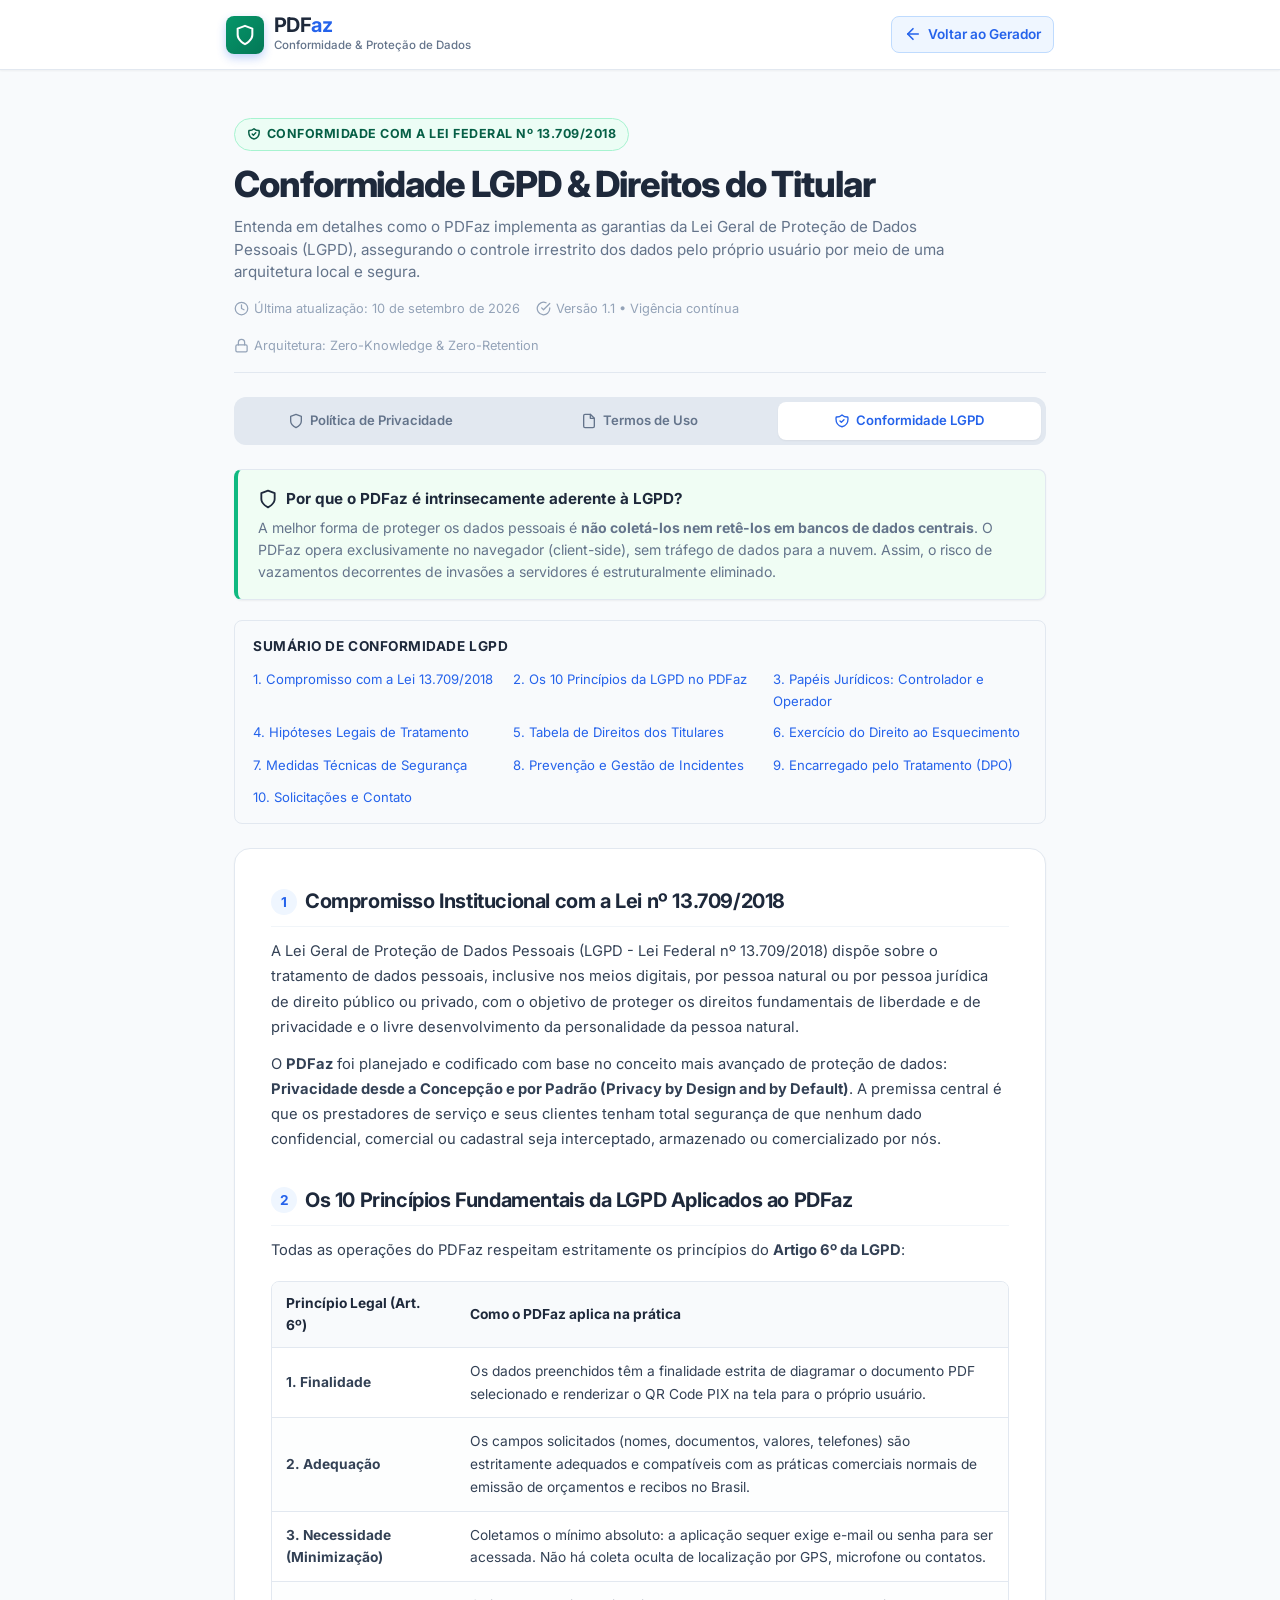
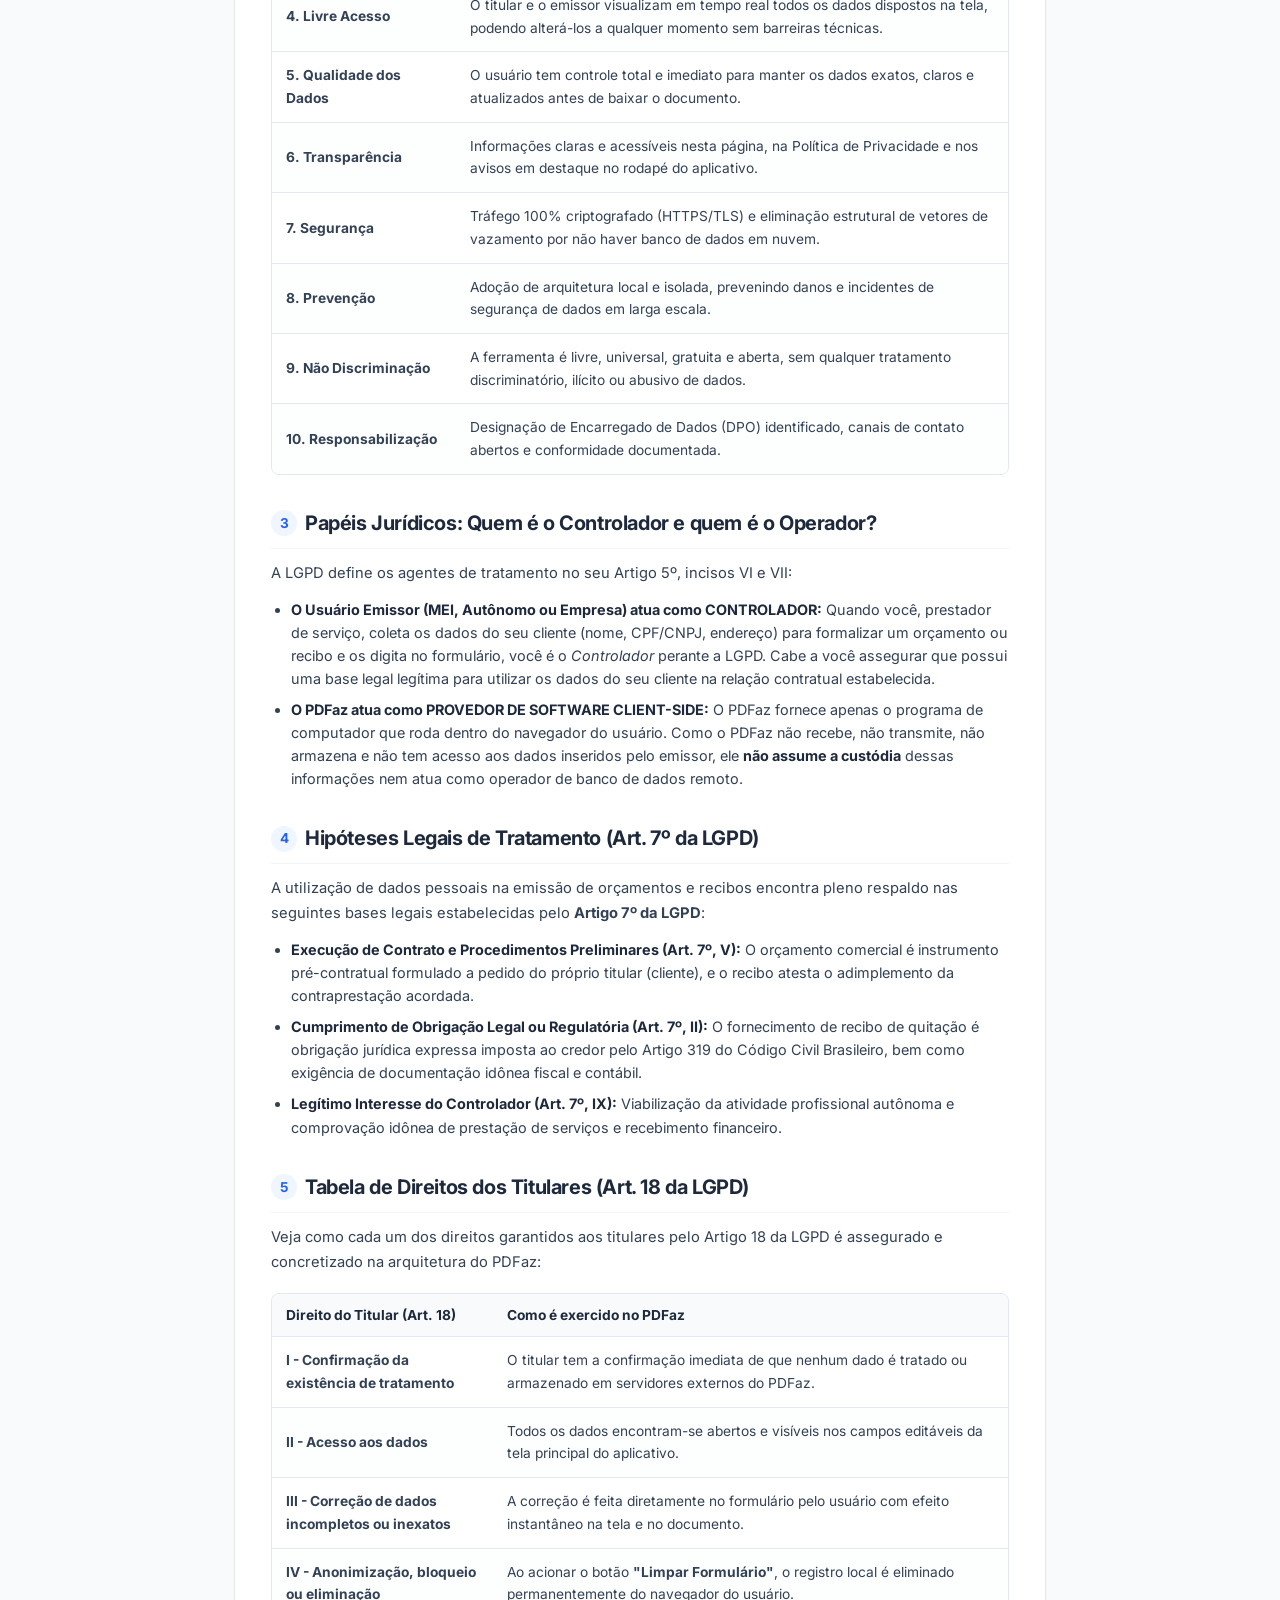
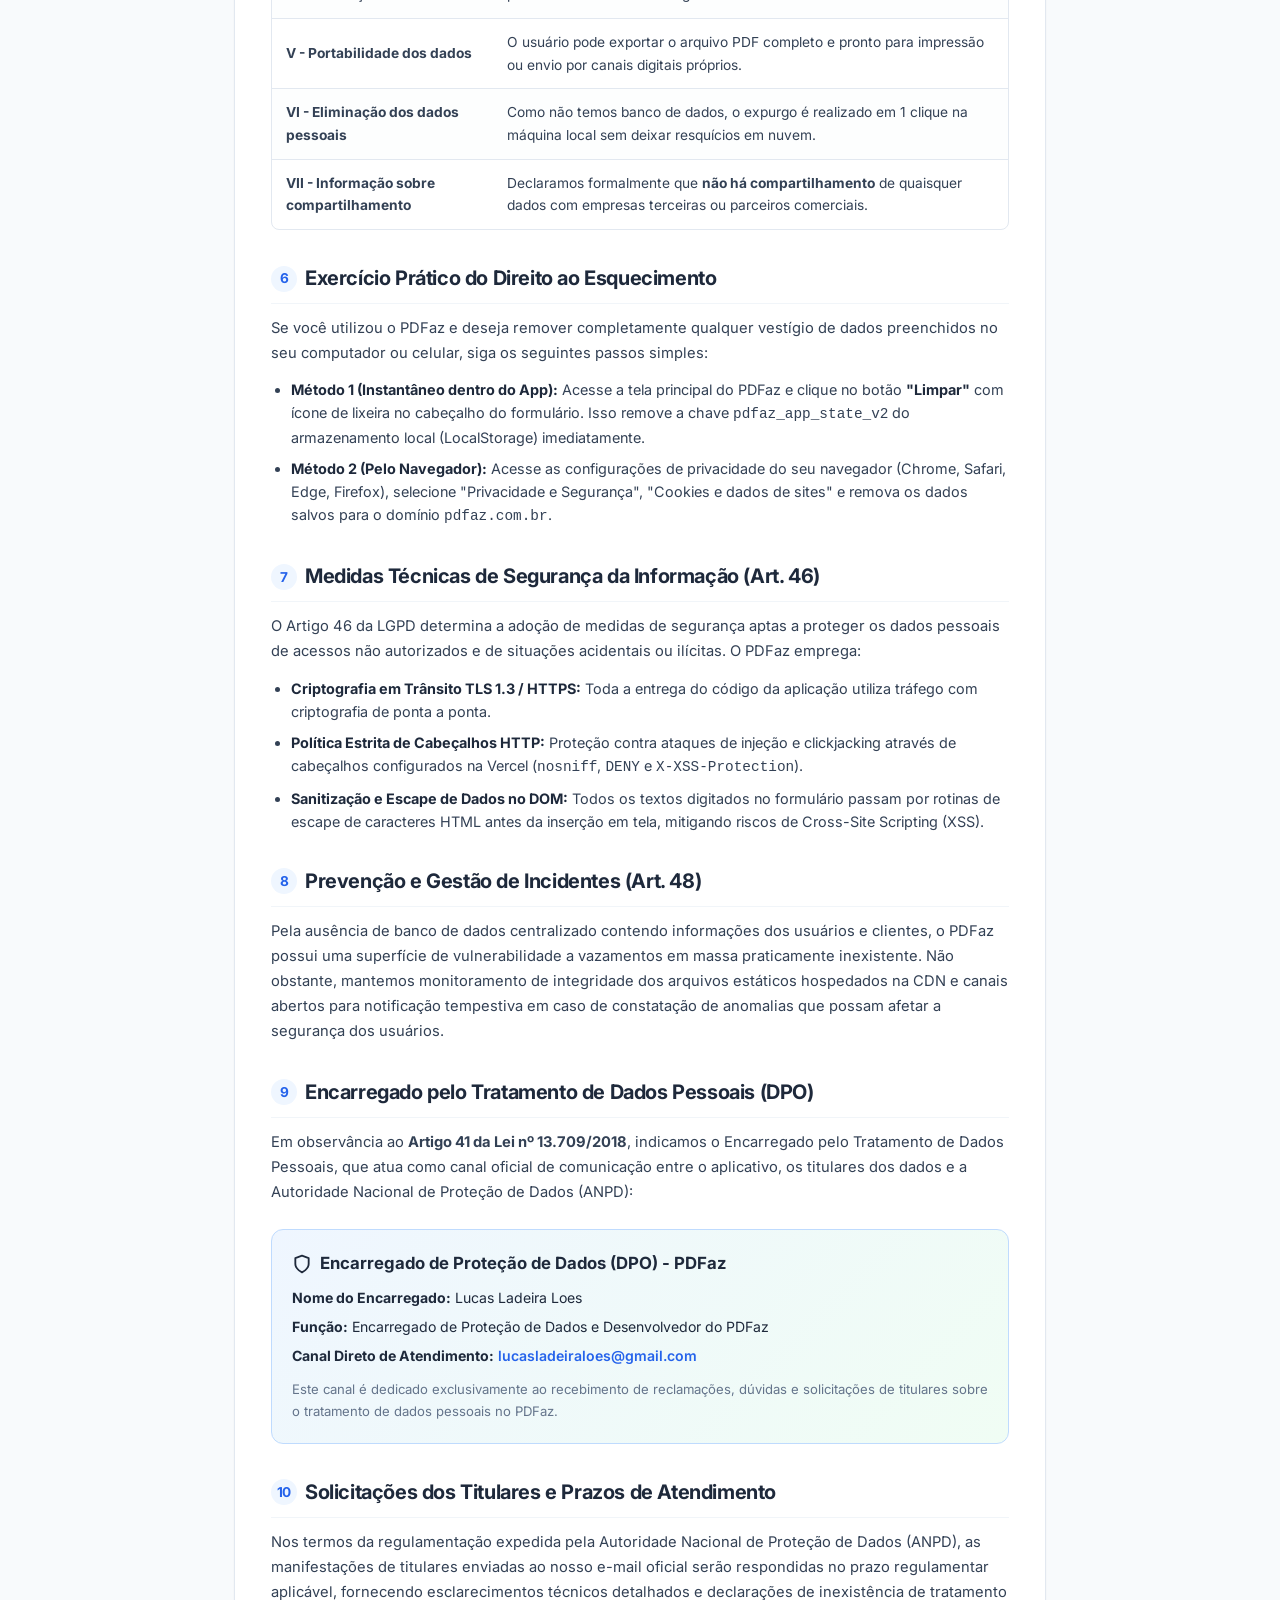
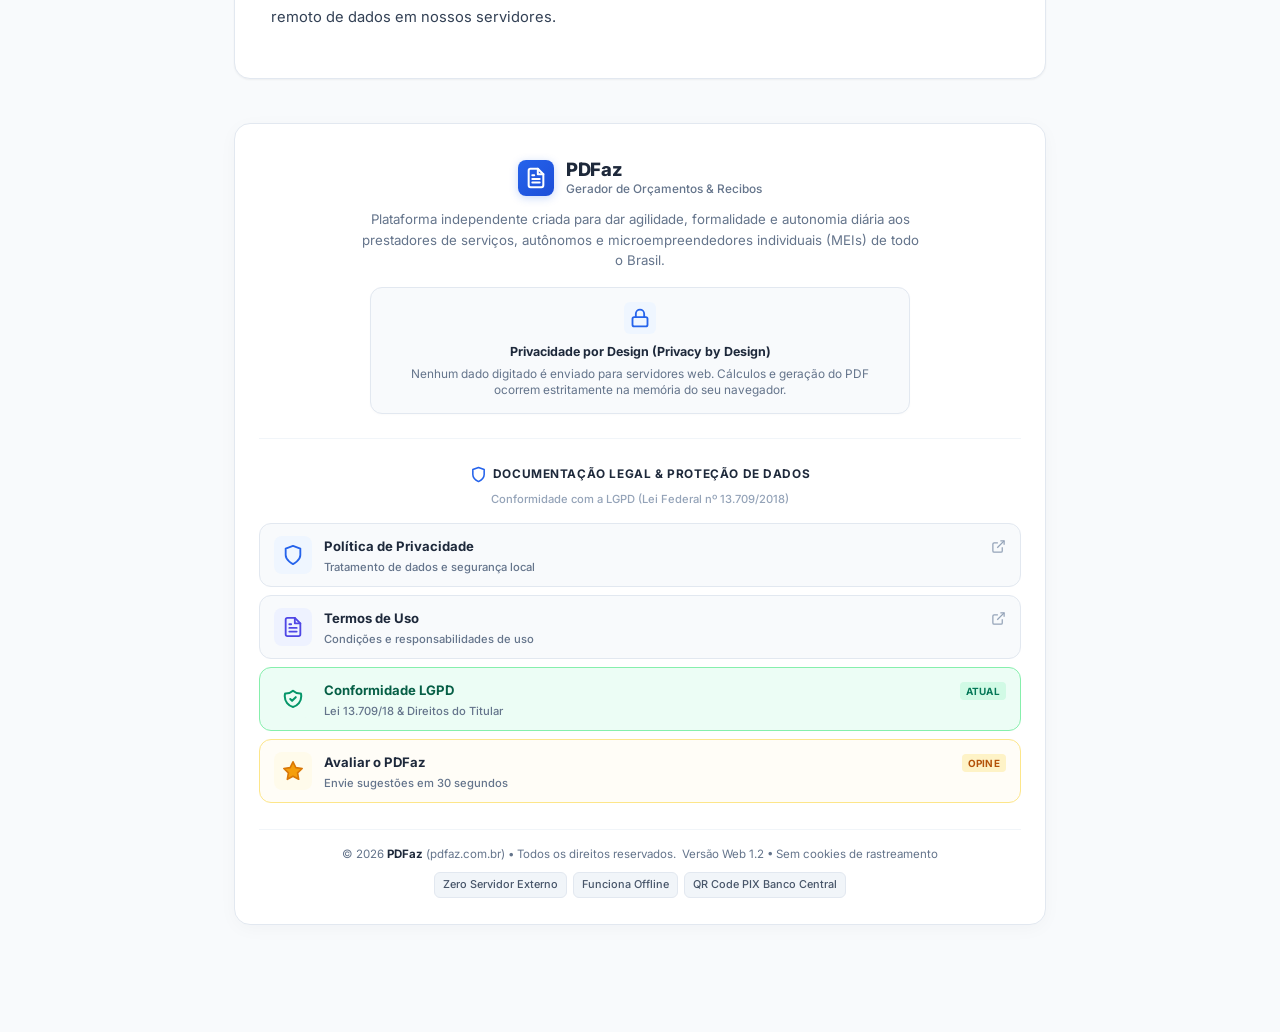
<file: lgpd.html>
<!DOCTYPE html>
<html lang="pt-BR">
<head>
  <meta charset="UTF-8">
  <meta name="viewport" content="width=device-width, initial-scale=1.0">
  <title>Conformidade LGPD • Direitos do Titular • PDFaz</title>
  
  <!-- SEO & Metadados -->
  <meta name="description" content="Conformidade do PDFaz com a Lei Geral de Proteção de Dados (LGPD - Lei nº 13.709/2018). Conheça as diretrizes de privacidade por design, bases legais e como exercer seus direitos.">
  <meta name="robots" content="index, follow">
  <link rel="canonical" href="https://www.pdfaz.com.br/lgpd">

  <!-- Favicon -->
  <link rel="icon" type="image/svg+xml" href="icons/icon.svg">
  <link rel="alternate icon" type="image/png" href="icons/icon-192.png">
  <meta name="theme-color" content="#10B981">

  <!-- Tipografia do Google Fonts: Inter -->
  <link rel="preconnect" href="https://fonts.googleapis.com">
  <link rel="preconnect" href="https://fonts.gstatic.com" crossorigin>
  <link href="https://fonts.googleapis.com/css2?family=Inter:wght@400;500;600;700;800&display=swap" rel="stylesheet">

  <!-- Estilos da Aplicação -->
  <link rel="stylesheet" href="css/style.css">
</head>
<body class="legal-page-body">

  <!-- ========================================================================
       Cabeçalho Superior com Navegação de Retorno
       ======================================================================== -->
  <header class="legal-header">
    <div class="legal-header-inner">
      <a href="./" class="brand" title="Voltar para a página principal do PDFaz">
        <div class="brand-icon" style="background: linear-gradient(135deg, #059669 0%, #047857 100%);">
          <svg width="22" height="22" viewBox="0 0 24 24" fill="none" stroke="currentColor" stroke-width="2.2" stroke-linecap="round" stroke-linejoin="round">
            <path d="M12 22s8-4 8-10V5l-8-3-8 3v7c0 6 8 10 8 10z"></path>
          </svg>
        </div>
        <div class="brand-info">
          <span class="brand-title">PDF<span>az</span></span>
          <span class="brand-subtitle">Conformidade &amp; Proteção de Dados</span>
        </div>
      </a>

      <a href="./" class="btn-back-app" title="Retornar ao Gerador de Documentos">
        <svg width="18" height="18" viewBox="0 0 24 24" fill="none" stroke="currentColor" stroke-width="2.2" stroke-linecap="round" stroke-linejoin="round">
          <line x1="19" y1="12" x2="5" y2="12"></line>
          <polyline points="12 19 5 12 12 5"></polyline>
        </svg>
        <span>Voltar ao Gerador</span>
      </a>
    </div>
  </header>

  <!-- ========================================================================
       Conteúdo Principal da Página LGPD
       ======================================================================== -->
  <main class="legal-container">

    <!-- Hero Section -->
    <div class="legal-hero">
      <div class="legal-badge badge-success">
        <svg width="14" height="14" viewBox="0 0 24 24" fill="none" stroke="currentColor" stroke-width="2.5" stroke-linecap="round" stroke-linejoin="round">
          <path d="M9 12l2 2 4-4m5.618-4.016A11.955 11.955 0 0112 2.944a11.955 11.955 0 01-8.618 3.04A12.02 12.02 0 003 9c0 5.591 3.824 10.29 9 11.622 5.176-1.332 9-6.03 9-11.622 0-1.042-.133-2.052-.382-3.016z"></path>
        </svg>
        Conformidade com a Lei Federal nº 13.709/2018
      </div>
      <h1 class="legal-title">Conformidade LGPD &amp; Direitos do Titular</h1>
      <p class="legal-subtitle">
        Entenda em detalhes como o PDFaz implementa as garantias da Lei Geral de Proteção de Dados Pessoais (LGPD), assegurando o controle irrestrito dos dados pelo próprio usuário por meio de uma arquitetura local e segura.
      </p>

      <div class="legal-meta">
        <span class="legal-meta-item">
          <svg width="15" height="15" viewBox="0 0 24 24" fill="none" stroke="currentColor" stroke-width="2" stroke-linecap="round" stroke-linejoin="round">
            <circle cx="12" cy="12" r="10"></circle>
            <polyline points="12 6 12 12 16 14"></polyline>
          </svg>
          Última atualização: 10 de setembro de 2026
        </span>
        <span class="legal-meta-item">
          <svg width="15" height="15" viewBox="0 0 24 24" fill="none" stroke="currentColor" stroke-width="2" stroke-linecap="round" stroke-linejoin="round">
            <path d="M22 11.08V12a10 10 0 1 1-5.93-9.14"></path>
            <polyline points="22 4 12 14.01 9 11.01"></polyline>
          </svg>
          Versão 1.1 • Vigência contínua
        </span>
        <span class="legal-meta-item">
          <svg width="15" height="15" viewBox="0 0 24 24" fill="none" stroke="currentColor" stroke-width="2" stroke-linecap="round" stroke-linejoin="round">
            <rect x="3" y="11" width="18" height="11" rx="2" ry="2"></rect>
            <path d="M7 11V7a5 5 0 0 1 10 0v4"></path>
          </svg>
          Arquitetura: Zero-Knowledge &amp; Zero-Retention
        </span>
      </div>
    </div>

    <!-- Navegação Rápida entre Abas Legais -->
    <nav class="legal-nav-tabs" aria-label="Navegação entre documentos legais">
      <a href="politica-privacidade" class="legal-tab-link">
        <svg width="16" height="16" viewBox="0 0 24 24" fill="none" stroke="currentColor" stroke-width="2" stroke-linecap="round" stroke-linejoin="round">
          <path d="M12 22s8-4 8-10V5l-8-3-8 3v7c0 6 8 10 8 10z"></path>
        </svg>
        Política de Privacidade
      </a>
      <a href="termos-de-uso" class="legal-tab-link">
        <svg width="16" height="16" viewBox="0 0 24 24" fill="none" stroke="currentColor" stroke-width="2" stroke-linecap="round" stroke-linejoin="round">
          <path d="M14 2H6a2 2 0 0 0-2 2v16a2 2 0 0 0 2 2h12a2 2 0 0 0 2-2V8z"></path>
          <polyline points="14 2 14 8 20 8"></polyline>
        </svg>
        Termos de Uso
      </a>
      <a href="lgpd" class="legal-tab-link active">
        <svg width="16" height="16" viewBox="0 0 24 24" fill="none" stroke="currentColor" stroke-width="2" stroke-linecap="round" stroke-linejoin="round">
          <path d="M9 12l2 2 4-4m5.618-4.016A11.955 11.955 0 0112 2.944a11.955 11.955 0 01-8.618 3.04A12.02 12.02 0 003 9c0 5.591 3.824 10.29 9 11.622 5.176-1.332 9-6.03 9-11.622 0-1.042-.133-2.052-.382-3.016z"></path>
        </svg>
        Conformidade LGPD
      </a>
    </nav>

    <!-- Caixa de Destaque / Resumo LGPD -->
    <div class="legal-callout callout-success">
      <div class="legal-callout-header">
        <svg width="20" height="20" viewBox="0 0 24 24" fill="none" stroke="currentColor" stroke-width="2.2" stroke-linecap="round" stroke-linejoin="round">
          <path d="M12 22s8-4 8-10V5l-8-3-8 3v7c0 6 8 10 8 10z"></path>
        </svg>
        Por que o PDFaz é intrinsecamente aderente à LGPD?
      </div>
      <div class="legal-callout-body">
        A melhor forma de proteger os dados pessoais é <strong>não coletá-los nem retê-los em bancos de dados centrais</strong>. O PDFaz opera exclusivamente no navegador (client-side), sem tráfego de dados para a nuvem. Assim, o risco de vazamentos decorrentes de invasões a servidores é estruturalmente eliminado.
      </div>
    </div>

    <!-- Sumário do Documento -->
    <div class="toc-box">
      <div class="toc-title">Sumário de Conformidade LGPD</div>
      <ul class="toc-list">
        <li><a href="#lgpd-1" class="toc-link">1. Compromisso com a Lei 13.709/2018</a></li>
        <li><a href="#lgpd-2" class="toc-link">2. Os 10 Princípios da LGPD no PDFaz</a></li>
        <li><a href="#lgpd-3" class="toc-link">3. Papéis Jurídicos: Controlador e Operador</a></li>
        <li><a href="#lgpd-4" class="toc-link">4. Hipóteses Legais de Tratamento</a></li>
        <li><a href="#lgpd-5" class="toc-link">5. Tabela de Direitos dos Titulares</a></li>
        <li><a href="#lgpd-6" class="toc-link">6. Exercício do Direito ao Esquecimento</a></li>
        <li><a href="#lgpd-7" class="toc-link">7. Medidas Técnicas de Segurança</a></li>
        <li><a href="#lgpd-8" class="toc-link">8. Prevenção e Gestão de Incidentes</a></li>
        <li><a href="#lgpd-9" class="toc-link">9. Encarregado pelo Tratamento (DPO)</a></li>
        <li><a href="#lgpd-10" class="toc-link">10. Solicitações e Contato</a></li>
      </ul>
    </div>

    <!-- Card com o Conteúdo Completo -->
    <article class="legal-content-card">

      <!-- Seção 1 -->
      <section class="legal-section" id="lgpd-1">
        <h2 class="legal-section-title">
          <span class="section-num">1</span>
          Compromisso Institucional com a Lei nº 13.709/2018
        </h2>
        <p class="legal-text">
          A Lei Geral de Proteção de Dados Pessoais (LGPD - Lei Federal nº 13.709/2018) dispõe sobre o tratamento de dados pessoais, inclusive nos meios digitais, por pessoa natural ou por pessoa jurídica de direito público ou privado, com o objetivo de proteger os direitos fundamentais de liberdade e de privacidade e o livre desenvolvimento da personalidade da pessoa natural.
        </p>
        <p class="legal-text">
          O <strong>PDFaz</strong> foi planejado e codificado com base no conceito mais avançado de proteção de dados: <strong>Privacidade desde a Concepção e por Padrão (Privacy by Design and by Default)</strong>. A premissa central é que os prestadores de serviço e seus clientes tenham total segurança de que nenhum dado confidencial, comercial ou cadastral seja interceptado, armazenado ou comercializado por nós.
        </p>
      </section>

      <!-- Seção 2 -->
      <section class="legal-section" id="lgpd-2">
        <h2 class="legal-section-title">
          <span class="section-num">2</span>
          Os 10 Princípios Fundamentais da LGPD Aplicados ao PDFaz
        </h2>
        <p class="legal-text">
          Todas as operações do PDFaz respeitam estritamente os princípios do <strong>Artigo 6º da LGPD</strong>:
        </p>

        <div class="legal-table-wrapper">
          <table class="legal-table">
            <thead>
              <tr>
                <th style="width: 25%;">Princípio Legal (Art. 6º)</th>
                <th>Como o PDFaz aplica na prática</th>
              </tr>
            </thead>
            <tbody>
              <tr>
                <td><strong>1. Finalidade</strong></td>
                <td>Os dados preenchidos têm a finalidade estrita de diagramar o documento PDF selecionado e renderizar o QR Code PIX na tela para o próprio usuário.</td>
              </tr>
              <tr>
                <td><strong>2. Adequação</strong></td>
                <td>Os campos solicitados (nomes, documentos, valores, telefones) são estritamente adequados e compatíveis com as práticas comerciais normais de emissão de orçamentos e recibos no Brasil.</td>
              </tr>
              <tr>
                <td><strong>3. Necessidade (Minimização)</strong></td>
                <td>Coletamos o mínimo absoluto: a aplicação sequer exige e-mail ou senha para ser acessada. Não há coleta oculta de localização por GPS, microfone ou contatos.</td>
              </tr>
              <tr>
                <td><strong>4. Livre Acesso</strong></td>
                <td>O titular e o emissor visualizam em tempo real todos os dados dispostos na tela, podendo alterá-los a qualquer momento sem barreiras técnicas.</td>
              </tr>
              <tr>
                <td><strong>5. Qualidade dos Dados</strong></td>
                <td>O usuário tem controle total e imediato para manter os dados exatos, claros e atualizados antes de baixar o documento.</td>
              </tr>
              <tr>
                <td><strong>6. Transparência</strong></td>
                <td>Informações claras e acessíveis nesta página, na Política de Privacidade e nos avisos em destaque no rodapé do aplicativo.</td>
              </tr>
              <tr>
                <td><strong>7. Segurança</strong></td>
                <td>Tráfego 100% criptografado (HTTPS/TLS) e eliminação estrutural de vetores de vazamento por não haver banco de dados em nuvem.</td>
              </tr>
              <tr>
                <td><strong>8. Prevenção</strong></td>
                <td>Adoção de arquitetura local e isolada, prevenindo danos e incidentes de segurança de dados em larga escala.</td>
              </tr>
              <tr>
                <td><strong>9. Não Discriminação</strong></td>
                <td>A ferramenta é livre, universal, gratuita e aberta, sem qualquer tratamento discriminatório, ilícito ou abusivo de dados.</td>
              </tr>
              <tr>
                <td><strong>10. Responsabilização</strong></td>
                <td>Designação de Encarregado de Dados (DPO) identificado, canais de contato abertos e conformidade documentada.</td>
              </tr>
            </tbody>
          </table>
        </div>
      </section>

      <!-- Seção 3 -->
      <section class="legal-section" id="lgpd-3">
        <h2 class="legal-section-title">
          <span class="section-num">3</span>
          Papéis Jurídicos: Quem é o Controlador e quem é o Operador?
        </h2>
        <p class="legal-text">
          A LGPD define os agentes de tratamento no seu Artigo 5º, incisos VI e VII:
        </p>
        <ul class="legal-list">
          <li>
            <strong>O Usuário Emissor (MEI, Autônomo ou Empresa) atua como CONTROLADOR:</strong>
            Quando você, prestador de serviço, coleta os dados do seu cliente (nome, CPF/CNPJ, endereço) para formalizar um orçamento ou recibo e os digita no formulário, você é o <em>Controlador</em> perante a LGPD. Cabe a você assegurar que possui uma base legal legítima para utilizar os dados do seu cliente na relação contratual estabelecida.
          </li>
          <li>
            <strong>O PDFaz atua como PROVEDOR DE SOFTWARE CLIENT-SIDE:</strong>
            O PDFaz fornece apenas o programa de computador que roda dentro do navegador do usuário. Como o PDFaz não recebe, não transmite, não armazena e não tem acesso aos dados inseridos pelo emissor, ele <strong>não assume a custódia</strong> dessas informações nem atua como operador de banco de dados remoto.
          </li>
        </ul>
      </section>

      <!-- Seção 4 -->
      <section class="legal-section" id="lgpd-4">
        <h2 class="legal-section-title">
          <span class="section-num">4</span>
          Hipóteses Legais de Tratamento (Art. 7º da LGPD)
        </h2>
        <p class="legal-text">
          A utilização de dados pessoais na emissão de orçamentos e recibos encontra pleno respaldo nas seguintes bases legais estabelecidas pelo <strong>Artigo 7º da LGPD</strong>:
        </p>
        <ul class="legal-list">
          <li>
            <strong>Execução de Contrato e Procedimentos Preliminares (Art. 7º, V):</strong> O orçamento comercial é instrumento pré-contratual formulado a pedido do próprio titular (cliente), e o recibo atesta o adimplemento da contraprestação acordada.
          </li>
          <li>
            <strong>Cumprimento de Obrigação Legal ou Regulatória (Art. 7º, II):</strong> O fornecimento de recibo de quitação é obrigação jurídica expressa imposta ao credor pelo Artigo 319 do Código Civil Brasileiro, bem como exigência de documentação idônea fiscal e contábil.
          </li>
          <li>
            <strong>Legítimo Interesse do Controlador (Art. 7º, IX):</strong> Viabilização da atividade profissional autônoma e comprovação idônea de prestação de serviços e recebimento financeiro.
          </li>
        </ul>
      </section>

      <!-- Seção 5 -->
      <section class="legal-section" id="lgpd-5">
        <h2 class="legal-section-title">
          <span class="section-num">5</span>
          Tabela de Direitos dos Titulares (Art. 18 da LGPD)
        </h2>
        <p class="legal-text">
          Veja como cada um dos direitos garantidos aos titulares pelo Artigo 18 da LGPD é assegurado e concretizado na arquitetura do PDFaz:
        </p>

        <div class="legal-table-wrapper">
          <table class="legal-table">
            <thead>
              <tr>
                <th style="width: 30%;">Direito do Titular (Art. 18)</th>
                <th>Como é exercido no PDFaz</th>
              </tr>
            </thead>
            <tbody>
              <tr>
                <td><strong>I - Confirmação da existência de tratamento</strong></td>
                <td>O titular tem a confirmação imediata de que nenhum dado é tratado ou armazenado em servidores externos do PDFaz.</td>
              </tr>
              <tr>
                <td><strong>II - Acesso aos dados</strong></td>
                <td>Todos os dados encontram-se abertos e visíveis nos campos editáveis da tela principal do aplicativo.</td>
              </tr>
              <tr>
                <td><strong>III - Correção de dados incompletos ou inexatos</strong></td>
                <td>A correção é feita diretamente no formulário pelo usuário com efeito instantâneo na tela e no documento.</td>
              </tr>
              <tr>
                <td><strong>IV - Anonimização, bloqueio ou eliminação</strong></td>
                <td>Ao acionar o botão <strong>"Limpar Formulário"</strong>, o registro local é eliminado permanentemente do navegador do usuário.</td>
              </tr>
              <tr>
                <td><strong>V - Portabilidade dos dados</strong></td>
                <td>O usuário pode exportar o arquivo PDF completo e pronto para impressão ou envio por canais digitais próprios.</td>
              </tr>
              <tr>
                <td><strong>VI - Eliminação dos dados pessoais</strong></td>
                <td>Como não temos banco de dados, o expurgo é realizado em 1 clique na máquina local sem deixar resquícios em nuvem.</td>
              </tr>
              <tr>
                <td><strong>VII - Informação sobre compartilhamento</strong></td>
                <td>Declaramos formalmente que <strong>não há compartilhamento</strong> de quaisquer dados com empresas terceiras ou parceiros comerciais.</td>
              </tr>
            </tbody>
          </table>
        </div>
      </section>

      <!-- Seção 6 -->
      <section class="legal-section" id="lgpd-6">
        <h2 class="legal-section-title">
          <span class="section-num">6</span>
          Exercício Prático do Direito ao Esquecimento
        </h2>
        <p class="legal-text">
          Se você utilizou o PDFaz e deseja remover completamente qualquer vestígio de dados preenchidos no seu computador ou celular, siga os seguintes passos simples:
        </p>
        <ul class="legal-list">
          <li><strong>Método 1 (Instantâneo dentro do App):</strong> Acesse a tela principal do PDFaz e clique no botão <strong>"Limpar"</strong> com ícone de lixeira no cabeçalho do formulário. Isso remove a chave <code>pdfaz_app_state_v2</code> do armazenamento local (LocalStorage) imediatamente.</li>
          <li><strong>Método 2 (Pelo Navegador):</strong> Acesse as configurações de privacidade do seu navegador (Chrome, Safari, Edge, Firefox), selecione "Privacidade e Segurança", "Cookies e dados de sites" e remova os dados salvos para o domínio <code>pdfaz.com.br</code>.</li>
        </ul>
      </section>

      <!-- Seção 7 -->
      <section class="legal-section" id="lgpd-7">
        <h2 class="legal-section-title">
          <span class="section-num">7</span>
          Medidas Técnicas de Segurança da Informação (Art. 46)
        </h2>
        <p class="legal-text">
          O Artigo 46 da LGPD determina a adoção de medidas de segurança aptas a proteger os dados pessoais de acessos não autorizados e de situações acidentais ou ilícitas. O PDFaz emprega:
        </p>
        <ul class="legal-list">
          <li><strong>Criptografia em Trânsito TLS 1.3 / HTTPS:</strong> Toda a entrega do código da aplicação utiliza tráfego com criptografia de ponta a ponta.</li>
          <li><strong>Política Estrita de Cabeçalhos HTTP:</strong> Proteção contra ataques de injeção e clickjacking através de cabeçalhos configurados na Vercel (<code>nosniff</code>, <code>DENY</code> e <code>X-XSS-Protection</code>).</li>
          <li><strong>Sanitização e Escape de Dados no DOM:</strong> Todos os textos digitados no formulário passam por rotinas de escape de caracteres HTML antes da inserção em tela, mitigando riscos de Cross-Site Scripting (XSS).</li>
        </ul>
      </section>

      <!-- Seção 8 -->
      <section class="legal-section" id="lgpd-8">
        <h2 class="legal-section-title">
          <span class="section-num">8</span>
          Prevenção e Gestão de Incidentes (Art. 48)
        </h2>
        <p class="legal-text">
          Pela ausência de banco de dados centralizado contendo informações dos usuários e clientes, o PDFaz possui uma superfície de vulnerabilidade a vazamentos em massa praticamente inexistente. Não obstante, mantemos monitoramento de integridade dos arquivos estáticos hospedados na CDN e canais abertos para notificação tempestiva em caso de constatação de anomalias que possam afetar a segurança dos usuários.
        </p>
      </section>

      <!-- Seção 9 -->
      <section class="legal-section" id="lgpd-9">
        <h2 class="legal-section-title">
          <span class="section-num">9</span>
          Encarregado pelo Tratamento de Dados Pessoais (DPO)
        </h2>
        <p class="legal-text">
          Em observância ao <strong>Artigo 41 da Lei nº 13.709/2018</strong>, indicamos o Encarregado pelo Tratamento de Dados Pessoais, que atua como canal oficial de comunicação entre o aplicativo, os titulares dos dados e a Autoridade Nacional de Proteção de Dados (ANPD):
        </p>

        <div class="dpo-card">
          <div class="dpo-card-title">
            <svg width="20" height="20" viewBox="0 0 24 24" fill="none" stroke="currentColor" stroke-width="2.2" stroke-linecap="round" stroke-linejoin="round">
              <path d="M12 22s8-4 8-10V5l-8-3-8 3v7c0 6 8 10 8 10z"></path>
            </svg>
            Encarregado de Proteção de Dados (DPO) - PDFaz
          </div>
          <div class="dpo-card-details">
            <div><strong>Nome do Encarregado:</strong> Lucas Ladeira Loes</div>
            <div><strong>Função:</strong> Encarregado de Proteção de Dados e Desenvolvedor do PDFaz</div>
            <div>
              <strong>Canal Direto de Atendimento:</strong>
              <a href="mailto:lucasladeiraloes@gmail.com?subject=LGPD%20-%20Requisi%C3%A7%C3%A3o%20de%20Titular%20PDFaz" class="dpo-email-link">
                lucasladeiraloes@gmail.com
              </a>
            </div>
            <div style="font-size: 0.82rem; color: var(--text-muted); margin-top: 6px;">
              Este canal é dedicado exclusivamente ao recebimento de reclamações, dúvidas e solicitações de titulares sobre o tratamento de dados pessoais no PDFaz.
            </div>
          </div>
        </div>
      </section>

      <!-- Seção 10 -->
      <section class="legal-section" id="lgpd-10">
        <h2 class="legal-section-title">
          <span class="section-num">10</span>
          Solicitações dos Titulares e Prazos de Atendimento
        </h2>
        <p class="legal-text">
          Nos termos da regulamentação expedida pela Autoridade Nacional de Proteção de Dados (ANPD), as manifestações de titulares enviadas ao nosso e-mail oficial serão respondidas no prazo regulamentar aplicável, fornecendo esclarecimentos técnicos detalhados e declarações de inexistência de tratamento remoto de dados em nossos servidores.
        </p>
      </section>

    </article>

    <!-- Rodapé Moderno Institucional & Documentação Legal -->
    <footer class="site-footer">
      <div class="footer-container">
        <!-- Topo do Rodapé: Marca, Missão & Garantia Local -->
        <div class="footer-main-row">
          <div class="footer-brand-pane">
            <div class="footer-brand-header">
              <a href="./" class="footer-brand-logo" title="Voltar ao início do PDFaz">
                <svg width="22" height="22" viewBox="0 0 24 24" fill="none" stroke="#FFFFFF" stroke-width="2.2" stroke-linecap="round" stroke-linejoin="round">
                  <path d="M14 2H6a2 2 0 0 0-2 2v16a2 2 0 0 0 2 2h12a2 2 0 0 0 2-2V8z"></path>
                  <polyline points="14 2 14 8 20 8"></polyline>
                  <line x1="16" y1="13" x2="8" y2="13"></line>
                  <line x1="16" y1="17" x2="8" y2="17"></line>
                  <polyline points="10 9 9 9 8 9"></polyline>
                </svg>
              </a>
              <div class="footer-brand-text">
                <span class="footer-app-name">PDFaz</span>
                <span class="footer-app-tag">Gerador de Orçamentos &amp; Recibos</span>
              </div>
            </div>
            <p class="footer-mission-text">
              Plataforma independente criada para dar agilidade, formalidade e autonomia diária aos prestadores de serviços, autônomos e microempreendedores individuais (MEIs) de todo o Brasil.
            </p>
          </div>

          <div class="footer-security-pane">
            <div class="footer-sec-card">
              <div class="footer-sec-icon">
                <svg width="20" height="20" viewBox="0 0 24 24" fill="none" stroke="currentColor" stroke-width="2.2" stroke-linecap="round" stroke-linejoin="round">
                  <rect x="3" y="11" width="18" height="11" rx="2" ry="2"></rect>
                  <path d="M7 11V7a5 5 0 0 1 10 0v4"></path>
                </svg>
              </div>
              <div class="footer-sec-content">
                <span class="footer-sec-title">Privacidade por Design (Privacy by Design)</span>
                <span class="footer-sec-desc">
                  Nenhum dado digitado é enviado para servidores web. Cálculos e geração do PDF ocorrem estritamente na memória do seu navegador.
                </span>
              </div>
            </div>
          </div>
        </div>

        <!-- Seção Central: Documentação Legal & Proteção de Dados (Grid de Cards Modernos) -->
        <div class="footer-legal-hub">
          <div class="footer-legal-hub-header">
            <div class="footer-legal-tag">
              <svg width="17" height="17" viewBox="0 0 24 24" fill="none" stroke="currentColor" stroke-width="2.2" stroke-linecap="round" stroke-linejoin="round">
                <path d="M12 22s8-4 8-10V5l-8-3-8 3v7c0 6 8 10 8 10z"></path>
              </svg>
              <span>Documentação Legal &amp; Proteção de Dados</span>
            </div>
            <span class="footer-legal-compliance">Conformidade com a LGPD (Lei Federal nº 13.709/2018)</span>
          </div>

          <div class="footer-cards-grid">
            <!-- Card 1: Política de Privacidade -->
            <a href="politica-privacidade" class="footer-legal-card" title="Abrir Política de Privacidade">
              <div class="legal-card-icon legal-icon-privacy">
                <svg width="22" height="22" viewBox="0 0 24 24" fill="none" stroke="currentColor" stroke-width="2" stroke-linecap="round" stroke-linejoin="round">
                  <path d="M12 22s8-4 8-10V5l-8-3-8 3v7c0 6 8 10 8 10z"></path>
                </svg>
              </div>
              <div class="legal-card-info">
                <div class="legal-card-title-row">
                  <span class="legal-card-title">Política de Privacidade</span>
                  <svg width="15" height="15" viewBox="0 0 24 24" fill="none" stroke="currentColor" stroke-width="2" class="legal-card-arrow">
                    <path d="M18 13v6a2 2 0 0 1-2 2H5a2 2 0 0 1-2-2V8a2 2 0 0 1 2-2h6"></path>
                    <polyline points="15 3 21 3 21 9"></polyline>
                    <line x1="10" y1="14" x2="21" y2="3"></line>
                  </svg>
                </div>
                <span class="legal-card-sub">Tratamento de dados e segurança local</span>
              </div>
            </a>

            <!-- Card 2: Termos de Uso -->
            <a href="termos-de-uso" class="footer-legal-card" title="Abrir Termos de Uso">
              <div class="legal-card-icon legal-icon-terms">
                <svg width="22" height="22" viewBox="0 0 24 24" fill="none" stroke="currentColor" stroke-width="2" stroke-linecap="round" stroke-linejoin="round">
                  <path d="M14 2H6a2 2 0 0 0-2 2v16a2 2 0 0 0 2 2h12a2 2 0 0 0 2-2V8z"></path>
                  <polyline points="14 2 14 8 20 8"></polyline>
                  <line x1="16" y1="13" x2="8" y2="13"></line>
                  <line x1="16" y1="17" x2="8" y2="17"></line>
                  <polyline points="10 9 9 9 8 9"></polyline>
                </svg>
              </div>
              <div class="legal-card-info">
                <div class="legal-card-title-row">
                  <span class="legal-card-title">Termos de Uso</span>
                  <svg width="15" height="15" viewBox="0 0 24 24" fill="none" stroke="currentColor" stroke-width="2" class="legal-card-arrow">
                    <path d="M18 13v6a2 2 0 0 1-2 2H5a2 2 0 0 1-2-2V8a2 2 0 0 1 2-2h6"></path>
                    <polyline points="15 3 21 3 21 9"></polyline>
                    <line x1="10" y1="14" x2="21" y2="3"></line>
                  </svg>
                </div>
                <span class="legal-card-sub">Condições e responsabilidades de uso</span>
              </div>
            </a>

            <!-- Card 3: Conformidade LGPD (Ativo) -->
            <a href="lgpd" class="footer-legal-card legal-card-highlight-lgpd legal-card-active" title="Conformidade LGPD (Página Atual)">
              <div class="legal-card-icon legal-icon-lgpd">
                <svg width="22" height="22" viewBox="0 0 24 24" fill="none" stroke="currentColor" stroke-width="2.2" stroke-linecap="round" stroke-linejoin="round">
                  <path d="M9 12l2 2 4-4m5.618-4.016A11.955 11.955 0 0112 2.944a11.955 11.955 0 01-8.618 3.04A12.02 12.02 0 003 9c0 5.591 3.824 10.29 9 11.622 5.176-1.332 9-6.03 9-11.622 0-1.042-.133-2.052-.382-3.016z"></path>
                </svg>
              </div>
              <div class="legal-card-info">
                <div class="legal-card-title-row">
                  <span class="legal-card-title">Conformidade LGPD</span>
                  <span class="legal-card-badge-current">Atual</span>
                </div>
                <span class="legal-card-sub">Lei 13.709/18 &amp; Direitos do Titular</span>
              </div>
            </a>

            <!-- Card 4: Avaliar o PDFaz -->
            <a href="./?avaliar=1" class="footer-legal-card legal-card-survey" title="Avaliar o aplicativo e enviar sugestões">
              <div class="legal-card-icon legal-icon-survey">
                <svg width="22" height="22" viewBox="0 0 24 24" fill="#F59E0B" stroke="#D97706" stroke-width="1.8" stroke-linecap="round" stroke-linejoin="round">
                  <polygon points="12 2 15.09 8.26 22 9.27 17 14.14 18.18 21.02 12 17.77 5.82 21.02 7 14.14 2 9.27 8.91 8.26 12 2"></polygon>
                </svg>
              </div>
              <div class="legal-card-info">
                <div class="legal-card-title-row">
                  <span class="legal-card-title">Avaliar o PDFaz</span>
                  <span class="legal-card-badge-gold">Opine</span>
                </div>
                <span class="legal-card-sub">Envie sugestões em 30 segundos</span>
              </div>
            </a>
          </div>
        </div>

        <!-- Barra Inferior de Direitos e Credenciais -->
        <div class="footer-bottom-bar">
          <div class="footer-copyright-text">
            <span>&copy; 2026 <strong>PDFaz</strong> (pdfaz.com.br) • Todos os direitos reservados.</span>
            <span class="footer-dot-sep">•</span>
            <span>Versão Web 1.2 • Sem cookies de rastreamento</span>
          </div>

          <div class="footer-tech-badges">
            <span class="tech-tag">Zero Servidor Externo</span>
            <span class="tech-tag">Funciona Offline</span>
            <span class="tech-tag">QR Code PIX Banco Central</span>
          </div>
        </div>
      </div>
    </footer>

  </main>

  <script src="js/sw-register.js" defer></script>
</body>
</html>
</file>
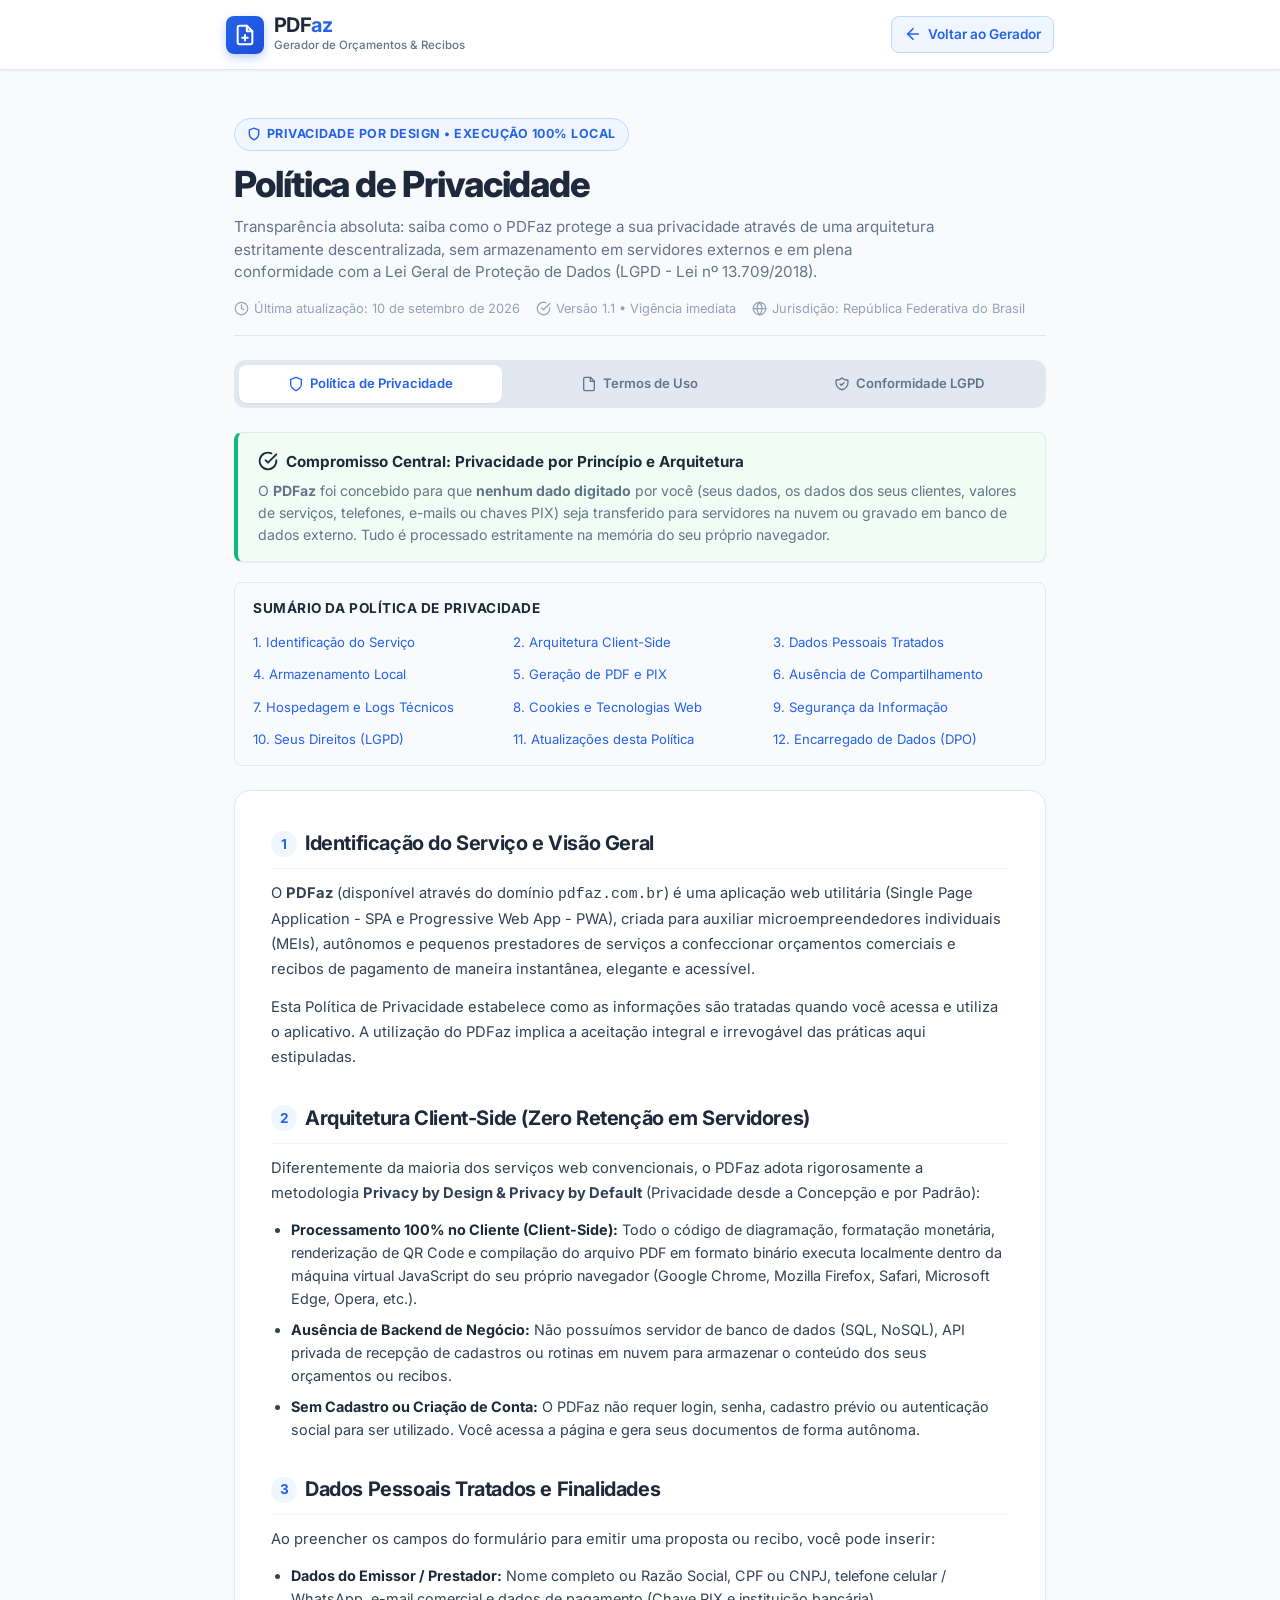
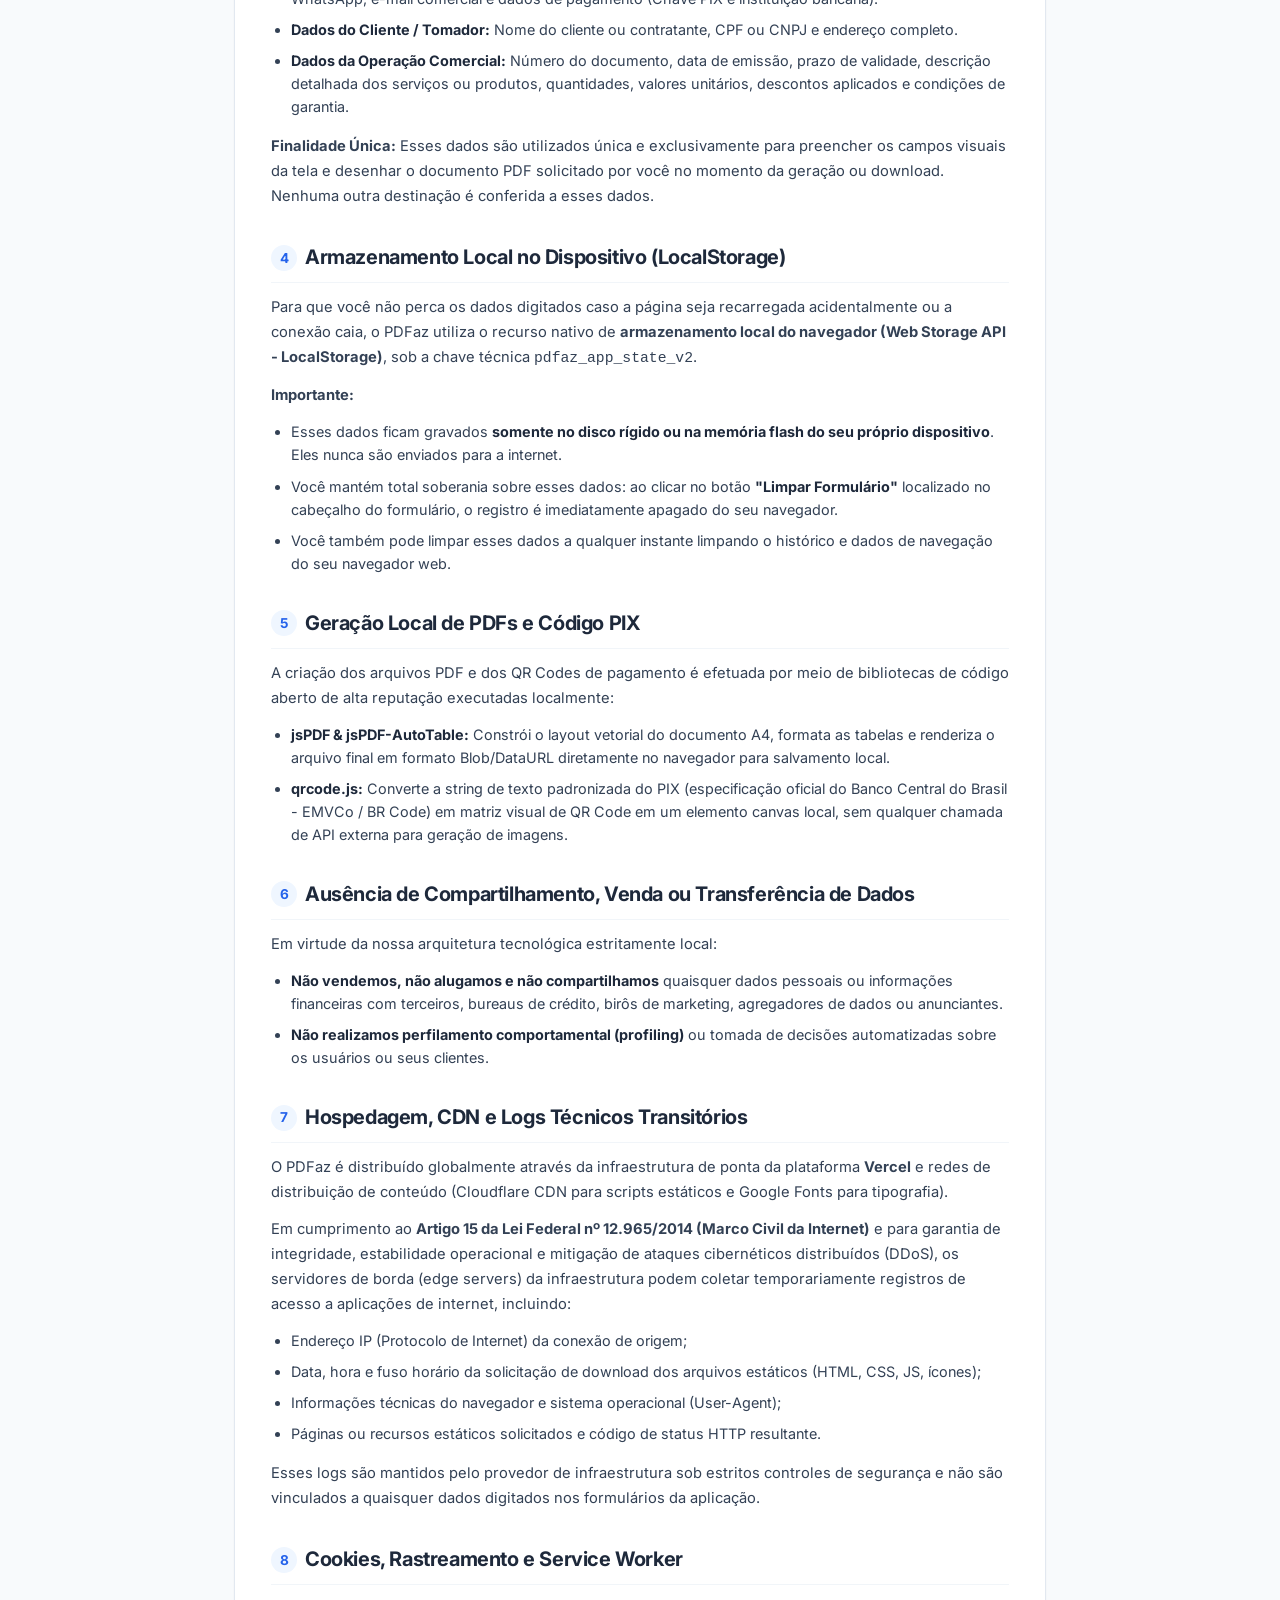
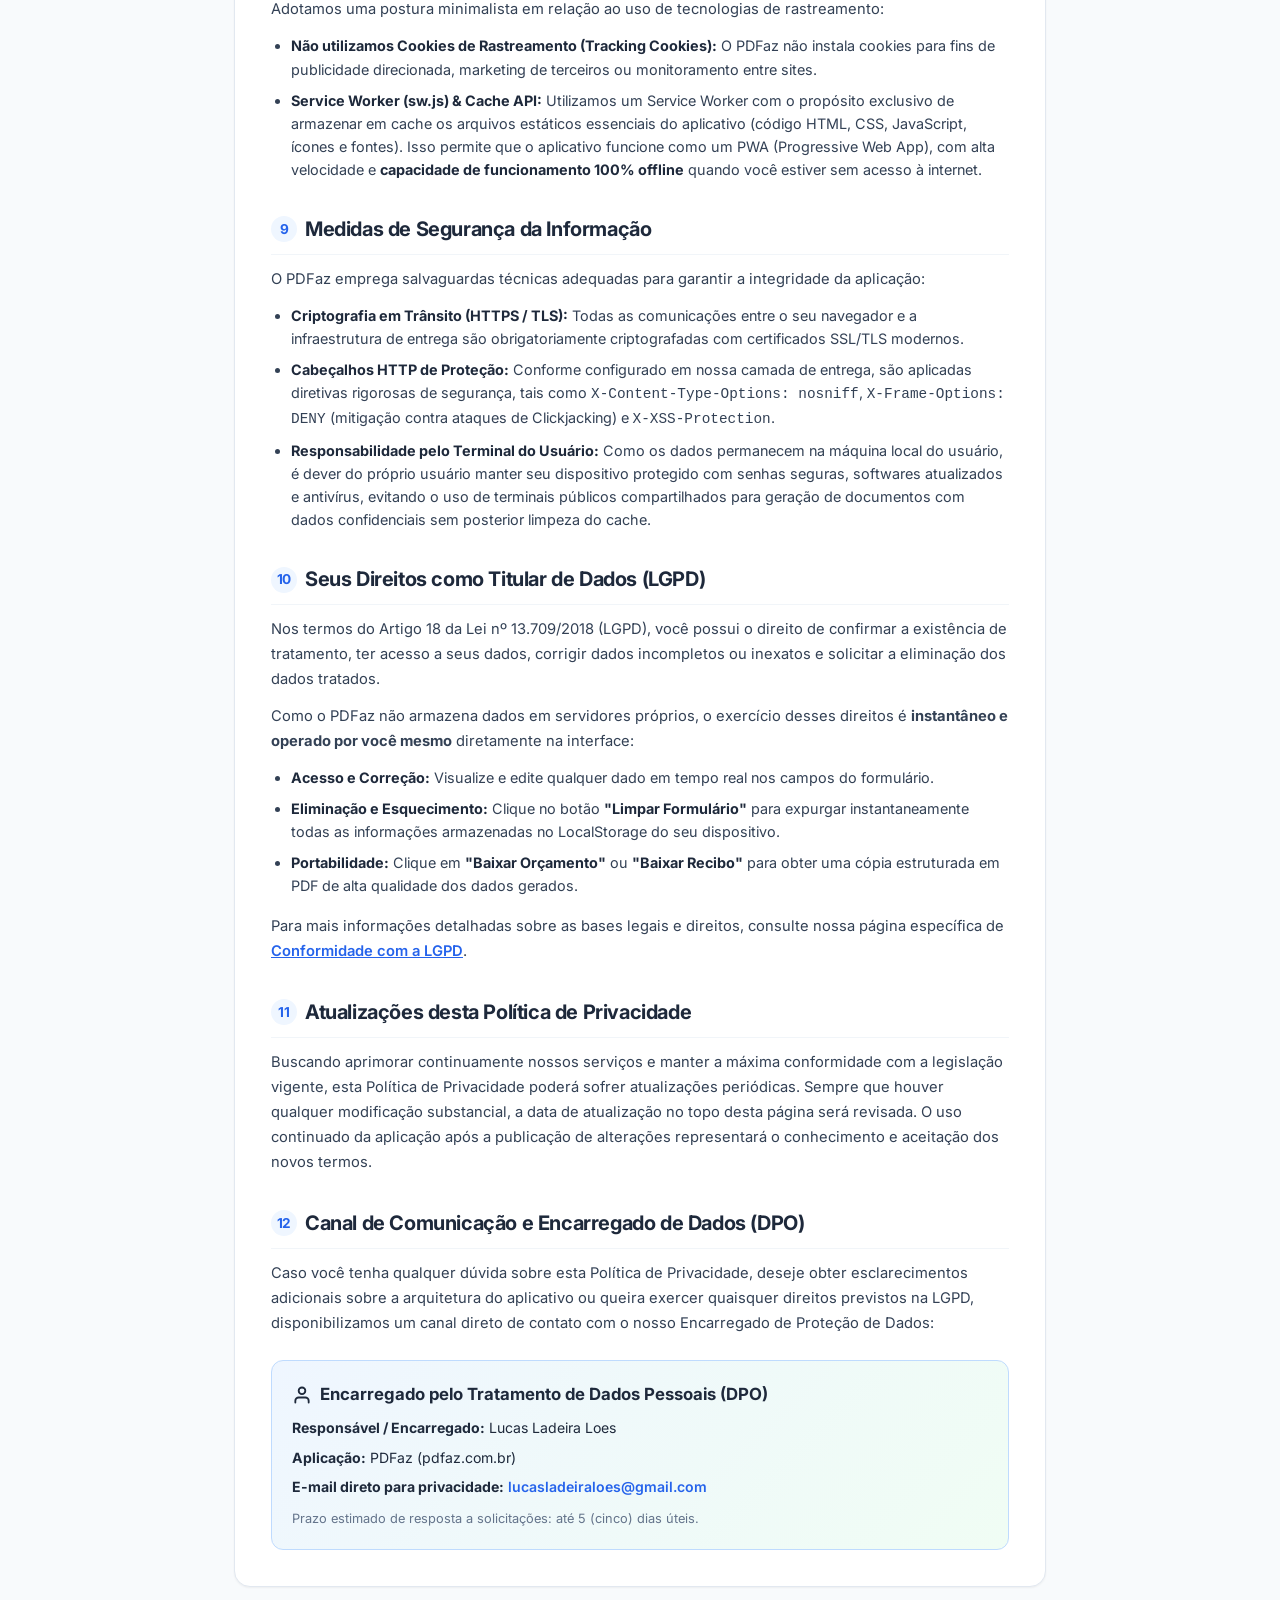
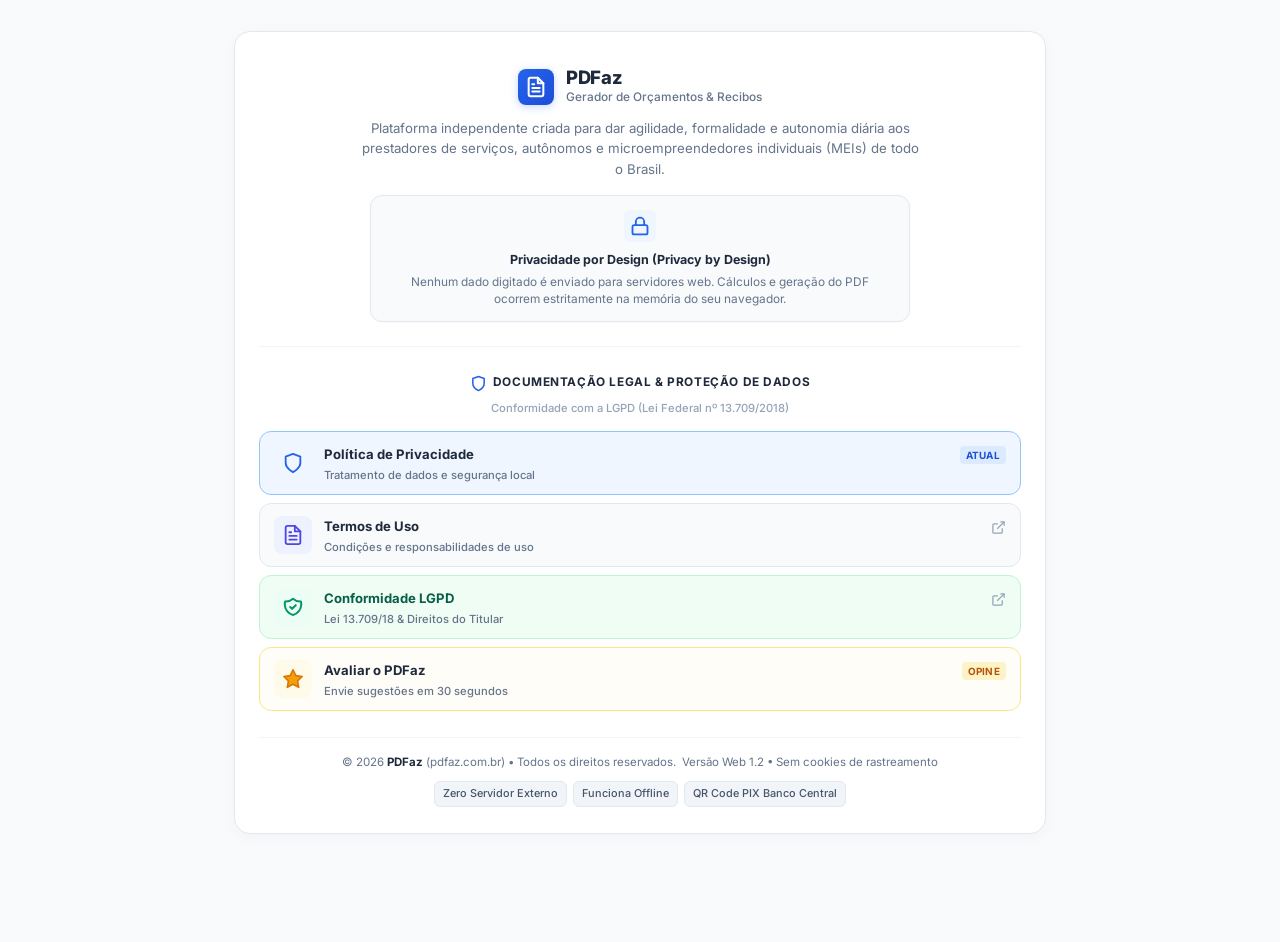
<file: politica-privacidade.html>
<!DOCTYPE html>
<html lang="pt-BR">
<head>
  <meta charset="UTF-8">
  <meta name="viewport" content="width=device-width, initial-scale=1.0">
  <title>Política de Privacidade • PDFaz</title>
  
  <!-- SEO & Metadados -->
  <meta name="description" content="Política de Privacidade do PDFaz. Conheça nosso modelo Privacy by Design com processamento 100% no seu navegador e total conformidade com a LGPD (Lei nº 13.709/2018).">
  <meta name="robots" content="index, follow">
  <link rel="canonical" href="https://www.pdfaz.com.br/politica-privacidade">

  <!-- Favicon -->
  <link rel="icon" type="image/svg+xml" href="icons/icon.svg">
  <link rel="alternate icon" type="image/png" href="icons/icon-192.png">
  <meta name="theme-color" content="#2563EB">

  <!-- Tipografia do Google Fonts: Inter -->
  <link rel="preconnect" href="https://fonts.googleapis.com">
  <link rel="preconnect" href="https://fonts.gstatic.com" crossorigin>
  <link href="https://fonts.googleapis.com/css2?family=Inter:wght@400;500;600;700;800&display=swap" rel="stylesheet">

  <!-- Estilos da Aplicação -->
  <link rel="stylesheet" href="css/style.css">
</head>
<body class="legal-page-body">

  <!-- ========================================================================
       Cabeçalho Superior com Navegação de Retorno
       ======================================================================== -->
  <header class="legal-header">
    <div class="legal-header-inner">
      <a href="./" class="brand" title="Voltar para a página principal do PDFaz">
        <div class="brand-icon">
          <svg width="22" height="22" viewBox="0 0 24 24" fill="none" stroke="currentColor" stroke-width="2.2" stroke-linecap="round" stroke-linejoin="round">
            <path d="M14 2H6a2 2 0 0 0-2 2v16a2 2 0 0 0 2 2h12a2 2 0 0 0 2-2V8z"></path>
            <polyline points="14 2 14 8 20 8"></polyline>
            <line x1="12" y1="18" x2="12" y2="12"></line>
            <line x1="9" y1="15" x2="15" y2="15"></line>
          </svg>
        </div>
        <div class="brand-info">
          <span class="brand-title">PDF<span>az</span></span>
          <span class="brand-subtitle">Gerador de Orçamentos &amp; Recibos</span>
        </div>
      </a>

      <a href="./" class="btn-back-app" title="Retornar ao Gerador de Documentos">
        <svg width="18" height="18" viewBox="0 0 24 24" fill="none" stroke="currentColor" stroke-width="2.2" stroke-linecap="round" stroke-linejoin="round">
          <line x1="19" y1="12" x2="5" y2="12"></line>
          <polyline points="12 19 5 12 12 5"></polyline>
        </svg>
        <span>Voltar ao Gerador</span>
      </a>
    </div>
  </header>

  <!-- ========================================================================
       Conteúdo Principal da Política de Privacidade
       ======================================================================== -->
  <main class="legal-container">

    <!-- Hero Section -->
    <div class="legal-hero">
      <div class="legal-badge">
        <svg width="14" height="14" viewBox="0 0 24 24" fill="none" stroke="currentColor" stroke-width="2.5" stroke-linecap="round" stroke-linejoin="round">
          <path d="M12 22s8-4 8-10V5l-8-3-8 3v7c0 6 8 10 8 10z"></path>
        </svg>
        Privacidade por Design • Execução 100% Local
      </div>
      <h1 class="legal-title">Política de Privacidade</h1>
      <p class="legal-subtitle">
        Transparência absoluta: saiba como o PDFaz protege a sua privacidade através de uma arquitetura estritamente descentralizada, sem armazenamento em servidores externos e em plena conformidade com a Lei Geral de Proteção de Dados (LGPD - Lei nº 13.709/2018).
      </p>

      <div class="legal-meta">
        <span class="legal-meta-item">
          <svg width="15" height="15" viewBox="0 0 24 24" fill="none" stroke="currentColor" stroke-width="2" stroke-linecap="round" stroke-linejoin="round">
            <circle cx="12" cy="12" r="10"></circle>
            <polyline points="12 6 12 12 16 14"></polyline>
          </svg>
          Última atualização: 10 de setembro de 2026
        </span>
        <span class="legal-meta-item">
          <svg width="15" height="15" viewBox="0 0 24 24" fill="none" stroke="currentColor" stroke-width="2" stroke-linecap="round" stroke-linejoin="round">
            <path d="M22 11.08V12a10 10 0 1 1-5.93-9.14"></path>
            <polyline points="22 4 12 14.01 9 11.01"></polyline>
          </svg>
          Versão 1.1 • Vigência imediata
        </span>
        <span class="legal-meta-item">
          <svg width="15" height="15" viewBox="0 0 24 24" fill="none" stroke="currentColor" stroke-width="2" stroke-linecap="round" stroke-linejoin="round">
            <circle cx="12" cy="12" r="10"></circle>
            <line x1="2" y1="12" x2="22" y2="12"></line>
            <path d="M12 2a15.3 15.3 0 0 1 4 10 15.3 15.3 0 0 1-4 10 15.3 15.3 0 0 1-4-10 15.3 15.3 0 0 1 4-10z"></path>
          </svg>
          Jurisdição: República Federativa do Brasil
        </span>
      </div>
    </div>

    <!-- Navegação Rápida entre Abas Legais -->
    <nav class="legal-nav-tabs" aria-label="Navegação entre documentos legais">
      <a href="politica-privacidade" class="legal-tab-link active">
        <svg width="16" height="16" viewBox="0 0 24 24" fill="none" stroke="currentColor" stroke-width="2" stroke-linecap="round" stroke-linejoin="round">
          <path d="M12 22s8-4 8-10V5l-8-3-8 3v7c0 6 8 10 8 10z"></path>
        </svg>
        Política de Privacidade
      </a>
      <a href="termos-de-uso" class="legal-tab-link">
        <svg width="16" height="16" viewBox="0 0 24 24" fill="none" stroke="currentColor" stroke-width="2" stroke-linecap="round" stroke-linejoin="round">
          <path d="M14 2H6a2 2 0 0 0-2 2v16a2 2 0 0 0 2 2h12a2 2 0 0 0 2-2V8z"></path>
          <polyline points="14 2 14 8 20 8"></polyline>
        </svg>
        Termos de Uso
      </a>
      <a href="lgpd" class="legal-tab-link">
        <svg width="16" height="16" viewBox="0 0 24 24" fill="none" stroke="currentColor" stroke-width="2" stroke-linecap="round" stroke-linejoin="round">
          <path d="M9 12l2 2 4-4m5.618-4.016A11.955 11.955 0 0112 2.944a11.955 11.955 0 01-8.618 3.04A12.02 12.02 0 003 9c0 5.591 3.824 10.29 9 11.622 5.176-1.332 9-6.03 9-11.622 0-1.042-.133-2.052-.382-3.016z"></path>
        </svg>
        Conformidade LGPD
      </a>
    </nav>

    <!-- Caixa de Destaque / Resumo Executivo -->
    <div class="legal-callout callout-success">
      <div class="legal-callout-header">
        <svg width="20" height="20" viewBox="0 0 24 24" fill="none" stroke="currentColor" stroke-width="2.2" stroke-linecap="round" stroke-linejoin="round">
          <path d="M22 11.08V12a10 10 0 1 1-5.93-9.14"></path>
          <polyline points="22 4 12 14.01 9 11.01"></polyline>
        </svg>
        Compromisso Central: Privacidade por Princípio e Arquitetura
      </div>
      <div class="legal-callout-body">
        O <strong>PDFaz</strong> foi concebido para que <strong>nenhum dado digitado</strong> por você (seus dados, os dados dos seus clientes, valores de serviços, telefones, e-mails ou chaves PIX) seja transferido para servidores na nuvem ou gravado em banco de dados externo. Tudo é processado estritamente na memória do seu próprio navegador.
      </div>
    </div>

    <!-- Sumário do Documento -->
    <div class="toc-box">
      <div class="toc-title">Sumário da Política de Privacidade</div>
      <ul class="toc-list">
        <li><a href="#secao-1" class="toc-link">1. Identificação do Serviço</a></li>
        <li><a href="#secao-2" class="toc-link">2. Arquitetura Client-Side</a></li>
        <li><a href="#secao-3" class="toc-link">3. Dados Pessoais Tratados</a></li>
        <li><a href="#secao-4" class="toc-link">4. Armazenamento Local</a></li>
        <li><a href="#secao-5" class="toc-link">5. Geração de PDF e PIX</a></li>
        <li><a href="#secao-6" class="toc-link">6. Ausência de Compartilhamento</a></li>
        <li><a href="#secao-7" class="toc-link">7. Hospedagem e Logs Técnicos</a></li>
        <li><a href="#secao-8" class="toc-link">8. Cookies e Tecnologias Web</a></li>
        <li><a href="#secao-9" class="toc-link">9. Segurança da Informação</a></li>
        <li><a href="#secao-10" class="toc-link">10. Seus Direitos (LGPD)</a></li>
        <li><a href="#secao-11" class="toc-link">11. Atualizações desta Política</a></li>
        <li><a href="#secao-12" class="toc-link">12. Encarregado de Dados (DPO)</a></li>
      </ul>
    </div>

    <!-- Card com o Conteúdo Completo -->
    <article class="legal-content-card">

      <!-- Seção 1 -->
      <section class="legal-section" id="secao-1">
        <h2 class="legal-section-title">
          <span class="section-num">1</span>
          Identificação do Serviço e Visão Geral
        </h2>
        <p class="legal-text">
          O <strong>PDFaz</strong> (disponível através do domínio <code>pdfaz.com.br</code>) é uma aplicação web utilitária (Single Page Application - SPA e Progressive Web App - PWA), criada para auxiliar microempreendedores individuais (MEIs), autônomos e pequenos prestadores de serviços a confeccionar orçamentos comerciais e recibos de pagamento de maneira instantânea, elegante e acessível.
        </p>
        <p class="legal-text">
          Esta Política de Privacidade estabelece como as informações são tratadas quando você acessa e utiliza o aplicativo. A utilização do PDFaz implica a aceitação integral e irrevogável das práticas aqui estipuladas.
        </p>
      </section>

      <!-- Seção 2 -->
      <section class="legal-section" id="secao-2">
        <h2 class="legal-section-title">
          <span class="section-num">2</span>
          Arquitetura Client-Side (Zero Retenção em Servidores)
        </h2>
        <p class="legal-text">
          Diferentemente da maioria dos serviços web convencionais, o PDFaz adota rigorosamente a metodologia <strong>Privacy by Design &amp; Privacy by Default</strong> (Privacidade desde a Concepção e por Padrão):
        </p>
        <ul class="legal-list">
          <li>
            <strong>Processamento 100% no Cliente (Client-Side):</strong> Todo o código de diagramação, formatação monetária, renderização de QR Code e compilação do arquivo PDF em formato binário executa localmente dentro da máquina virtual JavaScript do seu próprio navegador (Google Chrome, Mozilla Firefox, Safari, Microsoft Edge, Opera, etc.).
          </li>
          <li>
            <strong>Ausência de Backend de Negócio:</strong> Não possuímos servidor de banco de dados (SQL, NoSQL), API privada de recepção de cadastros ou rotinas em nuvem para armazenar o conteúdo dos seus orçamentos ou recibos.
          </li>
          <li>
            <strong>Sem Cadastro ou Criação de Conta:</strong> O PDFaz não requer login, senha, cadastro prévio ou autenticação social para ser utilizado. Você acessa a página e gera seus documentos de forma autônoma.
          </li>
        </ul>
      </section>

      <!-- Seção 3 -->
      <section class="legal-section" id="secao-3">
        <h2 class="legal-section-title">
          <span class="section-num">3</span>
          Dados Pessoais Tratados e Finalidades
        </h2>
        <p class="legal-text">
          Ao preencher os campos do formulário para emitir uma proposta ou recibo, você pode inserir:
        </p>
        <ul class="legal-list">
          <li><strong>Dados do Emissor / Prestador:</strong> Nome completo ou Razão Social, CPF ou CNPJ, telefone celular / WhatsApp, e-mail comercial e dados de pagamento (Chave PIX e instituição bancária).</li>
          <li><strong>Dados do Cliente / Tomador:</strong> Nome do cliente ou contratante, CPF ou CNPJ e endereço completo.</li>
          <li><strong>Dados da Operação Comercial:</strong> Número do documento, data de emissão, prazo de validade, descrição detalhada dos serviços ou produtos, quantidades, valores unitários, descontos aplicados e condições de garantia.</li>
        </ul>
        <p class="legal-text">
          <strong>Finalidade Única:</strong> Esses dados são utilizados única e exclusivamente para preencher os campos visuais da tela e desenhar o documento PDF solicitado por você no momento da geração ou download. Nenhuma outra destinação é conferida a esses dados.
        </p>
      </section>

      <!-- Seção 4 -->
      <section class="legal-section" id="secao-4">
        <h2 class="legal-section-title">
          <span class="section-num">4</span>
          Armazenamento Local no Dispositivo (LocalStorage)
        </h2>
        <p class="legal-text">
          Para que você não perca os dados digitados caso a página seja recarregada acidentalmente ou a conexão caia, o PDFaz utiliza o recurso nativo de <strong>armazenamento local do navegador (Web Storage API - LocalStorage)</strong>, sob a chave técnica <code>pdfaz_app_state_v2</code>.
        </p>
        <p class="legal-text">
          <strong>Importante:</strong>
        </p>
        <ul class="legal-list">
          <li>Esses dados ficam gravados <strong>somente no disco rígido ou na memória flash do seu próprio dispositivo</strong>. Eles nunca são enviados para a internet.</li>
          <li>Você mantém total soberania sobre esses dados: ao clicar no botão <strong>"Limpar Formulário"</strong> localizado no cabeçalho do formulário, o registro é imediatamente apagado do seu navegador.</li>
          <li>Você também pode limpar esses dados a qualquer instante limpando o histórico e dados de navegação do seu navegador web.</li>
        </ul>
      </section>

      <!-- Seção 5 -->
      <section class="legal-section" id="secao-5">
        <h2 class="legal-section-title">
          <span class="section-num">5</span>
          Geração Local de PDFs e Código PIX
        </h2>
        <p class="legal-text">
          A criação dos arquivos PDF e dos QR Codes de pagamento é efetuada por meio de bibliotecas de código aberto de alta reputação executadas localmente:
        </p>
        <ul class="legal-list">
          <li><strong>jsPDF &amp; jsPDF-AutoTable:</strong> Constrói o layout vetorial do documento A4, formata as tabelas e renderiza o arquivo final em formato Blob/DataURL diretamente no navegador para salvamento local.</li>
          <li><strong>qrcode.js:</strong> Converte a string de texto padronizada do PIX (especificação oficial do Banco Central do Brasil - EMVCo / BR Code) em matriz visual de QR Code em um elemento canvas local, sem qualquer chamada de API externa para geração de imagens.</li>
        </ul>
      </section>

      <!-- Seção 6 -->
      <section class="legal-section" id="secao-6">
        <h2 class="legal-section-title">
          <span class="section-num">6</span>
          Ausência de Compartilhamento, Venda ou Transferência de Dados
        </h2>
        <p class="legal-text">
          Em virtude da nossa arquitetura tecnológica estritamente local:
        </p>
        <ul class="legal-list">
          <li><strong>Não vendemos, não alugamos e não compartilhamos</strong> quaisquer dados pessoais ou informações financeiras com terceiros, bureaus de crédito, birôs de marketing, agregadores de dados ou anunciantes.</li>
          <li><strong>Não realizamos perfilamento comportamental (profiling)</strong> ou tomada de decisões automatizadas sobre os usuários ou seus clientes.</li>
        </ul>
      </section>

      <!-- Seção 7 -->
      <section class="legal-section" id="secao-7">
        <h2 class="legal-section-title">
          <span class="section-num">7</span>
          Hospedagem, CDN e Logs Técnicos Transitórios
        </h2>
        <p class="legal-text">
          O PDFaz é distribuído globalmente através da infraestrutura de ponta da plataforma <strong>Vercel</strong> e redes de distribuição de conteúdo (Cloudflare CDN para scripts estáticos e Google Fonts para tipografia).
        </p>
        <p class="legal-text">
          Em cumprimento ao <strong>Artigo 15 da Lei Federal nº 12.965/2014 (Marco Civil da Internet)</strong> e para garantia de integridade, estabilidade operacional e mitigação de ataques cibernéticos distribuídos (DDoS), os servidores de borda (edge servers) da infraestrutura podem coletar temporariamente registros de acesso a aplicações de internet, incluindo:
        </p>
        <ul class="legal-list">
          <li>Endereço IP (Protocolo de Internet) da conexão de origem;</li>
          <li>Data, hora e fuso horário da solicitação de download dos arquivos estáticos (HTML, CSS, JS, ícones);</li>
          <li>Informações técnicas do navegador e sistema operacional (User-Agent);</li>
          <li>Páginas ou recursos estáticos solicitados e código de status HTTP resultante.</li>
        </ul>
        <p class="legal-text">
          Esses logs são mantidos pelo provedor de infraestrutura sob estritos controles de segurança e não são vinculados a quaisquer dados digitados nos formulários da aplicação.
        </p>
      </section>

      <!-- Seção 8 -->
      <section class="legal-section" id="secao-8">
        <h2 class="legal-section-title">
          <span class="section-num">8</span>
          Cookies, Rastreamento e Service Worker
        </h2>
        <p class="legal-text">
          Adotamos uma postura minimalista em relação ao uso de tecnologias de rastreamento:
        </p>
        <ul class="legal-list">
          <li><strong>Não utilizamos Cookies de Rastreamento (Tracking Cookies):</strong> O PDFaz não instala cookies para fins de publicidade direcionada, marketing de terceiros ou monitoramento entre sites.</li>
          <li><strong>Service Worker (sw.js) &amp; Cache API:</strong> Utilizamos um Service Worker com o propósito exclusivo de armazenar em cache os arquivos estáticos essenciais do aplicativo (código HTML, CSS, JavaScript, ícones e fontes). Isso permite que o aplicativo funcione como um PWA (Progressive Web App), com alta velocidade e <strong>capacidade de funcionamento 100% offline</strong> quando você estiver sem acesso à internet.</li>
        </ul>
      </section>

      <!-- Seção 9 -->
      <section class="legal-section" id="secao-9">
        <h2 class="legal-section-title">
          <span class="section-num">9</span>
          Medidas de Segurança da Informação
        </h2>
        <p class="legal-text">
          O PDFaz emprega salvaguardas técnicas adequadas para garantir a integridade da aplicação:
        </p>
        <ul class="legal-list">
          <li><strong>Criptografia em Trânsito (HTTPS / TLS):</strong> Todas as comunicações entre o seu navegador e a infraestrutura de entrega são obrigatoriamente criptografadas com certificados SSL/TLS modernos.</li>
          <li><strong>Cabeçalhos HTTP de Proteção:</strong> Conforme configurado em nossa camada de entrega, são aplicadas diretivas rigorosas de segurança, tais como <code>X-Content-Type-Options: nosniff</code>, <code>X-Frame-Options: DENY</code> (mitigação contra ataques de Clickjacking) e <code>X-XSS-Protection</code>.</li>
          <li><strong>Responsabilidade pelo Terminal do Usuário:</strong> Como os dados permanecem na máquina local do usuário, é dever do próprio usuário manter seu dispositivo protegido com senhas seguras, softwares atualizados e antivírus, evitando o uso de terminais públicos compartilhados para geração de documentos com dados confidenciais sem posterior limpeza do cache.</li>
        </ul>
      </section>

      <!-- Seção 10 -->
      <section class="legal-section" id="secao-10">
        <h2 class="legal-section-title">
          <span class="section-num">10</span>
          Seus Direitos como Titular de Dados (LGPD)
        </h2>
        <p class="legal-text">
          Nos termos do Artigo 18 da Lei nº 13.709/2018 (LGPD), você possui o direito de confirmar a existência de tratamento, ter acesso a seus dados, corrigir dados incompletos ou inexatos e solicitar a eliminação dos dados tratados.
        </p>
        <p class="legal-text">
          Como o PDFaz não armazena dados em servidores próprios, o exercício desses direitos é <strong>instantâneo e operado por você mesmo</strong> diretamente na interface:
        </p>
        <ul class="legal-list">
          <li><strong>Acesso e Correção:</strong> Visualize e edite qualquer dado em tempo real nos campos do formulário.</li>
          <li><strong>Eliminação e Esquecimento:</strong> Clique no botão <strong>"Limpar Formulário"</strong> para expurgar instantaneamente todas as informações armazenadas no LocalStorage do seu dispositivo.</li>
          <li><strong>Portabilidade:</strong> Clique em <strong>"Baixar Orçamento"</strong> ou <strong>"Baixar Recibo"</strong> para obter uma cópia estruturada em PDF de alta qualidade dos dados gerados.</li>
        </ul>
        <p class="legal-text">
          Para mais informações detalhadas sobre as bases legais e direitos, consulte nossa página específica de <a href="lgpd" style="color: var(--primary); font-weight: 600;">Conformidade com a LGPD</a>.
        </p>
      </section>

      <!-- Seção 11 -->
      <section class="legal-section" id="secao-11">
        <h2 class="legal-section-title">
          <span class="section-num">11</span>
          Atualizações desta Política de Privacidade
        </h2>
        <p class="legal-text">
          Buscando aprimorar continuamente nossos serviços e manter a máxima conformidade com a legislação vigente, esta Política de Privacidade poderá sofrer atualizações periódicas. Sempre que houver qualquer modificação substancial, a data de atualização no topo desta página será revisada. O uso continuado da aplicação após a publicação de alterações representará o conhecimento e aceitação dos novos termos.
        </p>
      </section>

      <!-- Seção 12 -->
      <section class="legal-section" id="secao-12">
        <h2 class="legal-section-title">
          <span class="section-num">12</span>
          Canal de Comunicação e Encarregado de Dados (DPO)
        </h2>
        <p class="legal-text">
          Caso você tenha qualquer dúvida sobre esta Política de Privacidade, deseje obter esclarecimentos adicionais sobre a arquitetura do aplicativo ou queira exercer quaisquer direitos previstos na LGPD, disponibilizamos um canal direto de contato com o nosso Encarregado de Proteção de Dados:
        </p>

        <div class="dpo-card">
          <div class="dpo-card-title">
            <svg width="20" height="20" viewBox="0 0 24 24" fill="none" stroke="currentColor" stroke-width="2.2" stroke-linecap="round" stroke-linejoin="round">
              <path d="M20 21v-2a4 4 0 0 0-4-4H8a4 4 0 0 0-4 4v2"></path>
              <circle cx="12" cy="7" r="4"></circle>
            </svg>
            Encarregado pelo Tratamento de Dados Pessoais (DPO)
          </div>
          <div class="dpo-card-details">
            <div><strong>Responsável / Encarregado:</strong> Lucas Ladeira Loes</div>
            <div><strong>Aplicação:</strong> PDFaz (pdfaz.com.br)</div>
            <div>
              <strong>E-mail direto para privacidade:</strong>
              <a href="mailto:lucasladeiraloes@gmail.com?subject=LGPD%20-%20D%C3%BAvida%20PDFaz" class="dpo-email-link">
                lucasladeiraloes@gmail.com
              </a>
            </div>
            <div style="font-size: 0.8rem; color: var(--text-muted); margin-top: 4px;">
              Prazo estimado de resposta a solicitações: até 5 (cinco) dias úteis.
            </div>
          </div>
        </div>
      </section>

    </article>

    <!-- Rodapé Moderno Institucional & Documentação Legal -->
    <footer class="site-footer">
      <div class="footer-container">
        <!-- Topo do Rodapé: Marca, Missão & Garantia Local -->
        <div class="footer-main-row">
          <div class="footer-brand-pane">
            <div class="footer-brand-header">
              <a href="./" class="footer-brand-logo" title="Voltar ao início do PDFaz">
                <svg width="22" height="22" viewBox="0 0 24 24" fill="none" stroke="#FFFFFF" stroke-width="2.2" stroke-linecap="round" stroke-linejoin="round">
                  <path d="M14 2H6a2 2 0 0 0-2 2v16a2 2 0 0 0 2 2h12a2 2 0 0 0 2-2V8z"></path>
                  <polyline points="14 2 14 8 20 8"></polyline>
                  <line x1="16" y1="13" x2="8" y2="13"></line>
                  <line x1="16" y1="17" x2="8" y2="17"></line>
                  <polyline points="10 9 9 9 8 9"></polyline>
                </svg>
              </a>
              <div class="footer-brand-text">
                <span class="footer-app-name">PDFaz</span>
                <span class="footer-app-tag">Gerador de Orçamentos &amp; Recibos</span>
              </div>
            </div>
            <p class="footer-mission-text">
              Plataforma independente criada para dar agilidade, formalidade e autonomia diária aos prestadores de serviços, autônomos e microempreendedores individuais (MEIs) de todo o Brasil.
            </p>
          </div>

          <div class="footer-security-pane">
            <div class="footer-sec-card">
              <div class="footer-sec-icon">
                <svg width="20" height="20" viewBox="0 0 24 24" fill="none" stroke="currentColor" stroke-width="2.2" stroke-linecap="round" stroke-linejoin="round">
                  <rect x="3" y="11" width="18" height="11" rx="2" ry="2"></rect>
                  <path d="M7 11V7a5 5 0 0 1 10 0v4"></path>
                </svg>
              </div>
              <div class="footer-sec-content">
                <span class="footer-sec-title">Privacidade por Design (Privacy by Design)</span>
                <span class="footer-sec-desc">
                  Nenhum dado digitado é enviado para servidores web. Cálculos e geração do PDF ocorrem estritamente na memória do seu navegador.
                </span>
              </div>
            </div>
          </div>
        </div>

        <!-- Seção Central: Documentação Legal & Proteção de Dados (Grid de Cards Modernos) -->
        <div class="footer-legal-hub">
          <div class="footer-legal-hub-header">
            <div class="footer-legal-tag">
              <svg width="17" height="17" viewBox="0 0 24 24" fill="none" stroke="currentColor" stroke-width="2.2" stroke-linecap="round" stroke-linejoin="round">
                <path d="M12 22s8-4 8-10V5l-8-3-8 3v7c0 6 8 10 8 10z"></path>
              </svg>
              <span>Documentação Legal &amp; Proteção de Dados</span>
            </div>
            <span class="footer-legal-compliance">Conformidade com a LGPD (Lei Federal nº 13.709/2018)</span>
          </div>

          <div class="footer-cards-grid">
            <!-- Card 1: Política de Privacidade (Ativo) -->
            <a href="politica-privacidade" class="footer-legal-card legal-card-active" title="Política de Privacidade (Página Atual)">
              <div class="legal-card-icon legal-icon-privacy">
                <svg width="22" height="22" viewBox="0 0 24 24" fill="none" stroke="currentColor" stroke-width="2" stroke-linecap="round" stroke-linejoin="round">
                  <path d="M12 22s8-4 8-10V5l-8-3-8 3v7c0 6 8 10 8 10z"></path>
                </svg>
              </div>
              <div class="legal-card-info">
                <div class="legal-card-title-row">
                  <span class="legal-card-title">Política de Privacidade</span>
                  <span class="legal-card-badge-current">Atual</span>
                </div>
                <span class="legal-card-sub">Tratamento de dados e segurança local</span>
              </div>
            </a>

            <!-- Card 2: Termos de Uso -->
            <a href="termos-de-uso" class="footer-legal-card" title="Abrir Termos de Uso">
              <div class="legal-card-icon legal-icon-terms">
                <svg width="22" height="22" viewBox="0 0 24 24" fill="none" stroke="currentColor" stroke-width="2" stroke-linecap="round" stroke-linejoin="round">
                  <path d="M14 2H6a2 2 0 0 0-2 2v16a2 2 0 0 0 2 2h12a2 2 0 0 0 2-2V8z"></path>
                  <polyline points="14 2 14 8 20 8"></polyline>
                  <line x1="16" y1="13" x2="8" y2="13"></line>
                  <line x1="16" y1="17" x2="8" y2="17"></line>
                  <polyline points="10 9 9 9 8 9"></polyline>
                </svg>
              </div>
              <div class="legal-card-info">
                <div class="legal-card-title-row">
                  <span class="legal-card-title">Termos de Uso</span>
                  <svg width="15" height="15" viewBox="0 0 24 24" fill="none" stroke="currentColor" stroke-width="2" class="legal-card-arrow">
                    <path d="M18 13v6a2 2 0 0 1-2 2H5a2 2 0 0 1-2-2V8a2 2 0 0 1 2-2h6"></path>
                    <polyline points="15 3 21 3 21 9"></polyline>
                    <line x1="10" y1="14" x2="21" y2="3"></line>
                  </svg>
                </div>
                <span class="legal-card-sub">Condições e responsabilidades de uso</span>
              </div>
            </a>

            <!-- Card 3: Conformidade LGPD -->
            <a href="lgpd" class="footer-legal-card legal-card-highlight-lgpd" title="Abrir Conformidade LGPD e Direitos do Titular">
              <div class="legal-card-icon legal-icon-lgpd">
                <svg width="22" height="22" viewBox="0 0 24 24" fill="none" stroke="currentColor" stroke-width="2.2" stroke-linecap="round" stroke-linejoin="round">
                  <path d="M9 12l2 2 4-4m5.618-4.016A11.955 11.955 0 0112 2.944a11.955 11.955 0 01-8.618 3.04A12.02 12.02 0 003 9c0 5.591 3.824 10.29 9 11.622 5.176-1.332 9-6.03 9-11.622 0-1.042-.133-2.052-.382-3.016z"></path>
                </svg>
              </div>
              <div class="legal-card-info">
                <div class="legal-card-title-row">
                  <span class="legal-card-title">Conformidade LGPD</span>
                  <svg width="15" height="15" viewBox="0 0 24 24" fill="none" stroke="currentColor" stroke-width="2" class="legal-card-arrow">
                    <path d="M18 13v6a2 2 0 0 1-2 2H5a2 2 0 0 1-2-2V8a2 2 0 0 1 2-2h6"></path>
                    <polyline points="15 3 21 3 21 9"></polyline>
                    <line x1="10" y1="14" x2="21" y2="3"></line>
                  </svg>
                </div>
                <span class="legal-card-sub">Lei 13.709/18 &amp; Direitos do Titular</span>
              </div>
            </a>

            <!-- Card 4: Avaliar o PDFaz -->
            <a href="./?avaliar=1" class="footer-legal-card legal-card-survey" title="Avaliar o aplicativo e enviar sugestões">
              <div class="legal-card-icon legal-icon-survey">
                <svg width="22" height="22" viewBox="0 0 24 24" fill="#F59E0B" stroke="#D97706" stroke-width="1.8" stroke-linecap="round" stroke-linejoin="round">
                  <polygon points="12 2 15.09 8.26 22 9.27 17 14.14 18.18 21.02 12 17.77 5.82 21.02 7 14.14 2 9.27 8.91 8.26 12 2"></polygon>
                </svg>
              </div>
              <div class="legal-card-info">
                <div class="legal-card-title-row">
                  <span class="legal-card-title">Avaliar o PDFaz</span>
                  <span class="legal-card-badge-gold">Opine</span>
                </div>
                <span class="legal-card-sub">Envie sugestões em 30 segundos</span>
              </div>
            </a>
          </div>
        </div>

        <!-- Barra Inferior de Direitos e Credenciais -->
        <div class="footer-bottom-bar">
          <div class="footer-copyright-text">
            <span>&copy; 2026 <strong>PDFaz</strong> (pdfaz.com.br) • Todos os direitos reservados.</span>
            <span class="footer-dot-sep">•</span>
            <span>Versão Web 1.2 • Sem cookies de rastreamento</span>
          </div>

          <div class="footer-tech-badges">
            <span class="tech-tag">Zero Servidor Externo</span>
            <span class="tech-tag">Funciona Offline</span>
            <span class="tech-tag">QR Code PIX Banco Central</span>
          </div>
        </div>
      </div>
    </footer>

  </main>

  <script src="js/sw-register.js" defer></script>
</body>
</html>
</file>
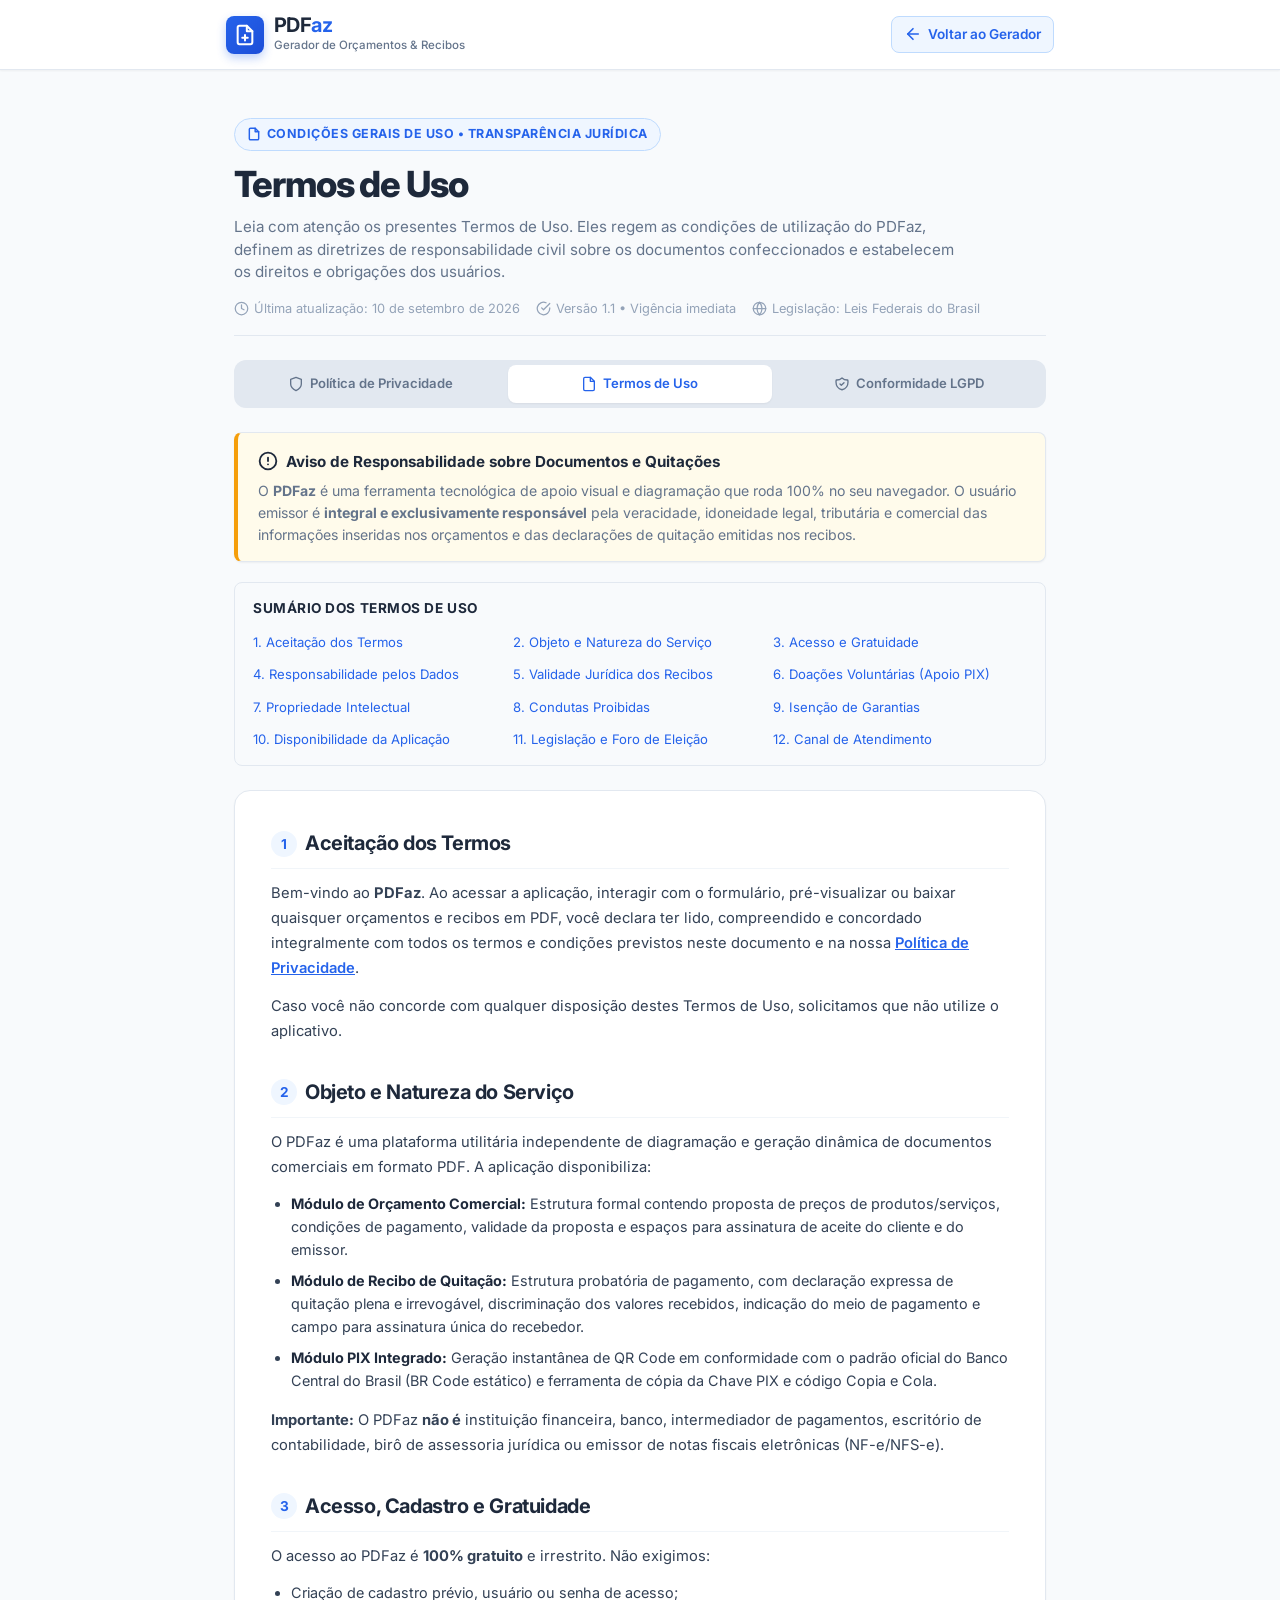
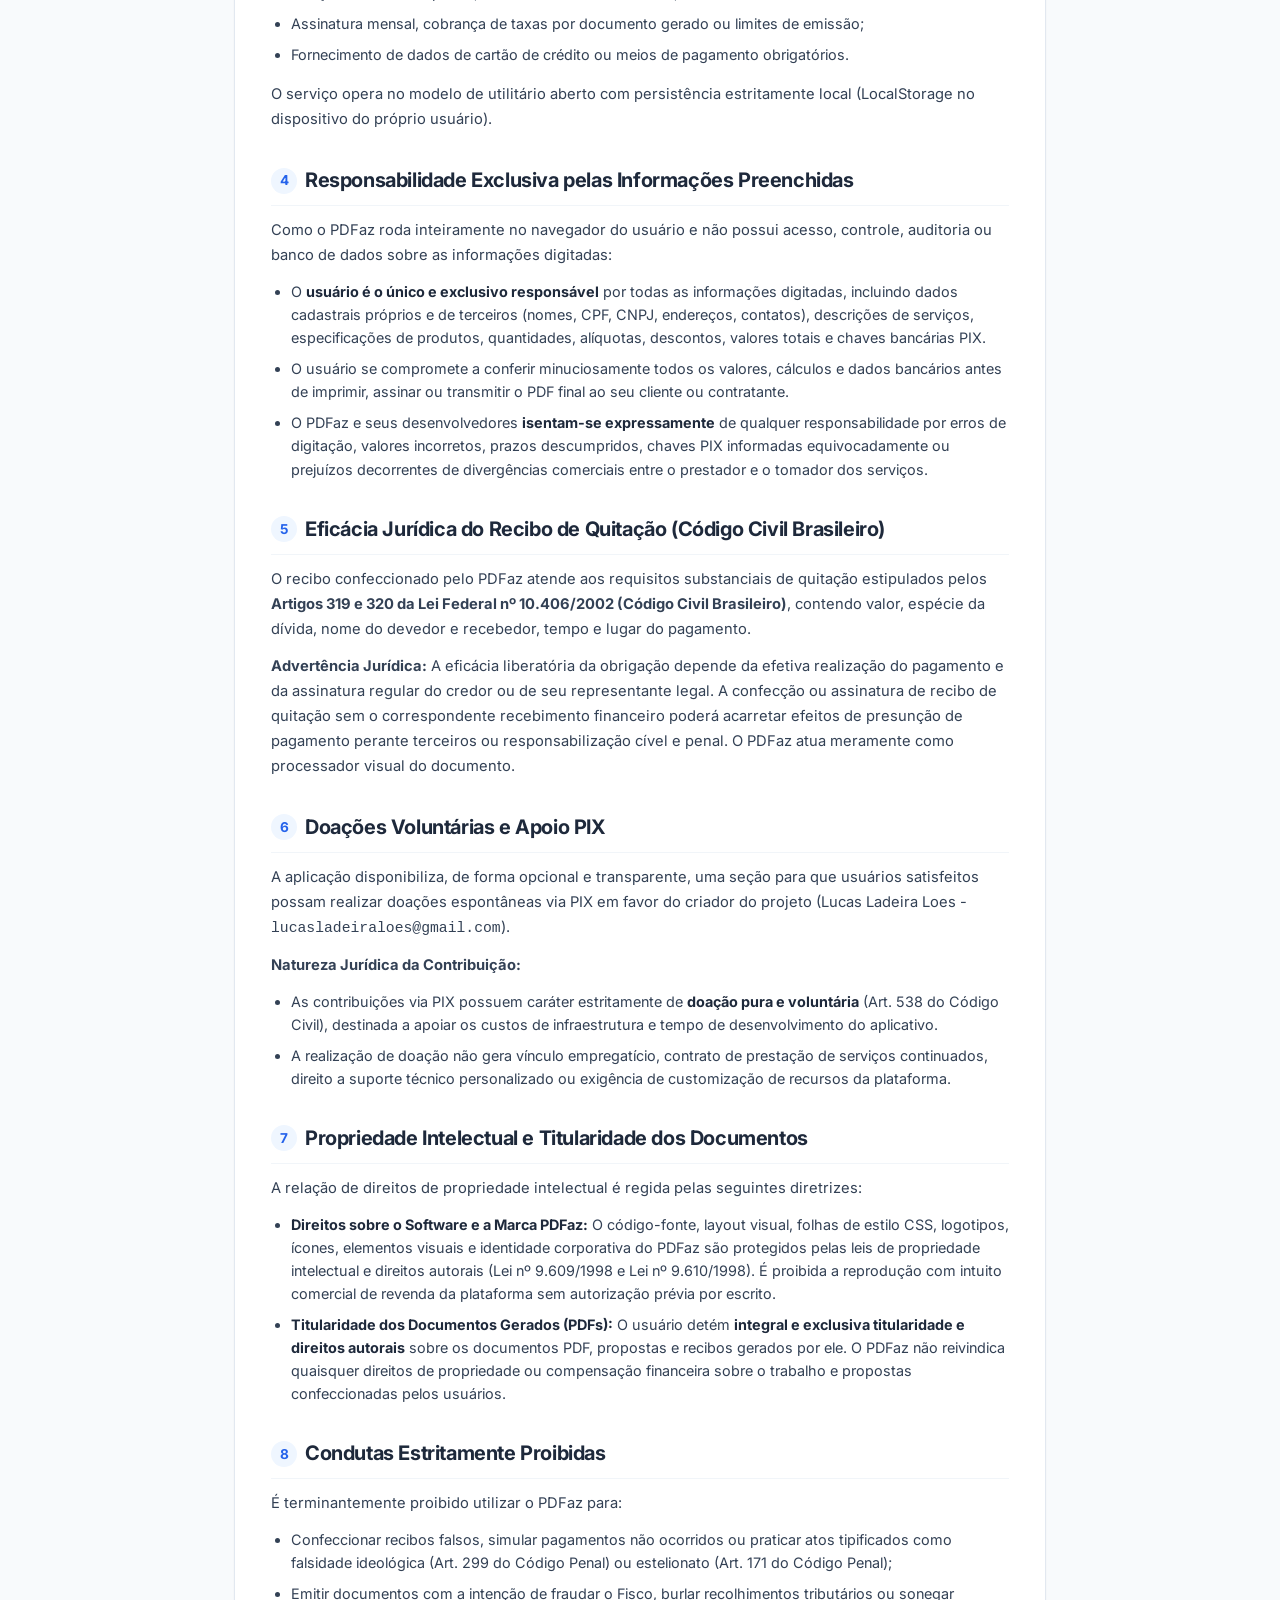
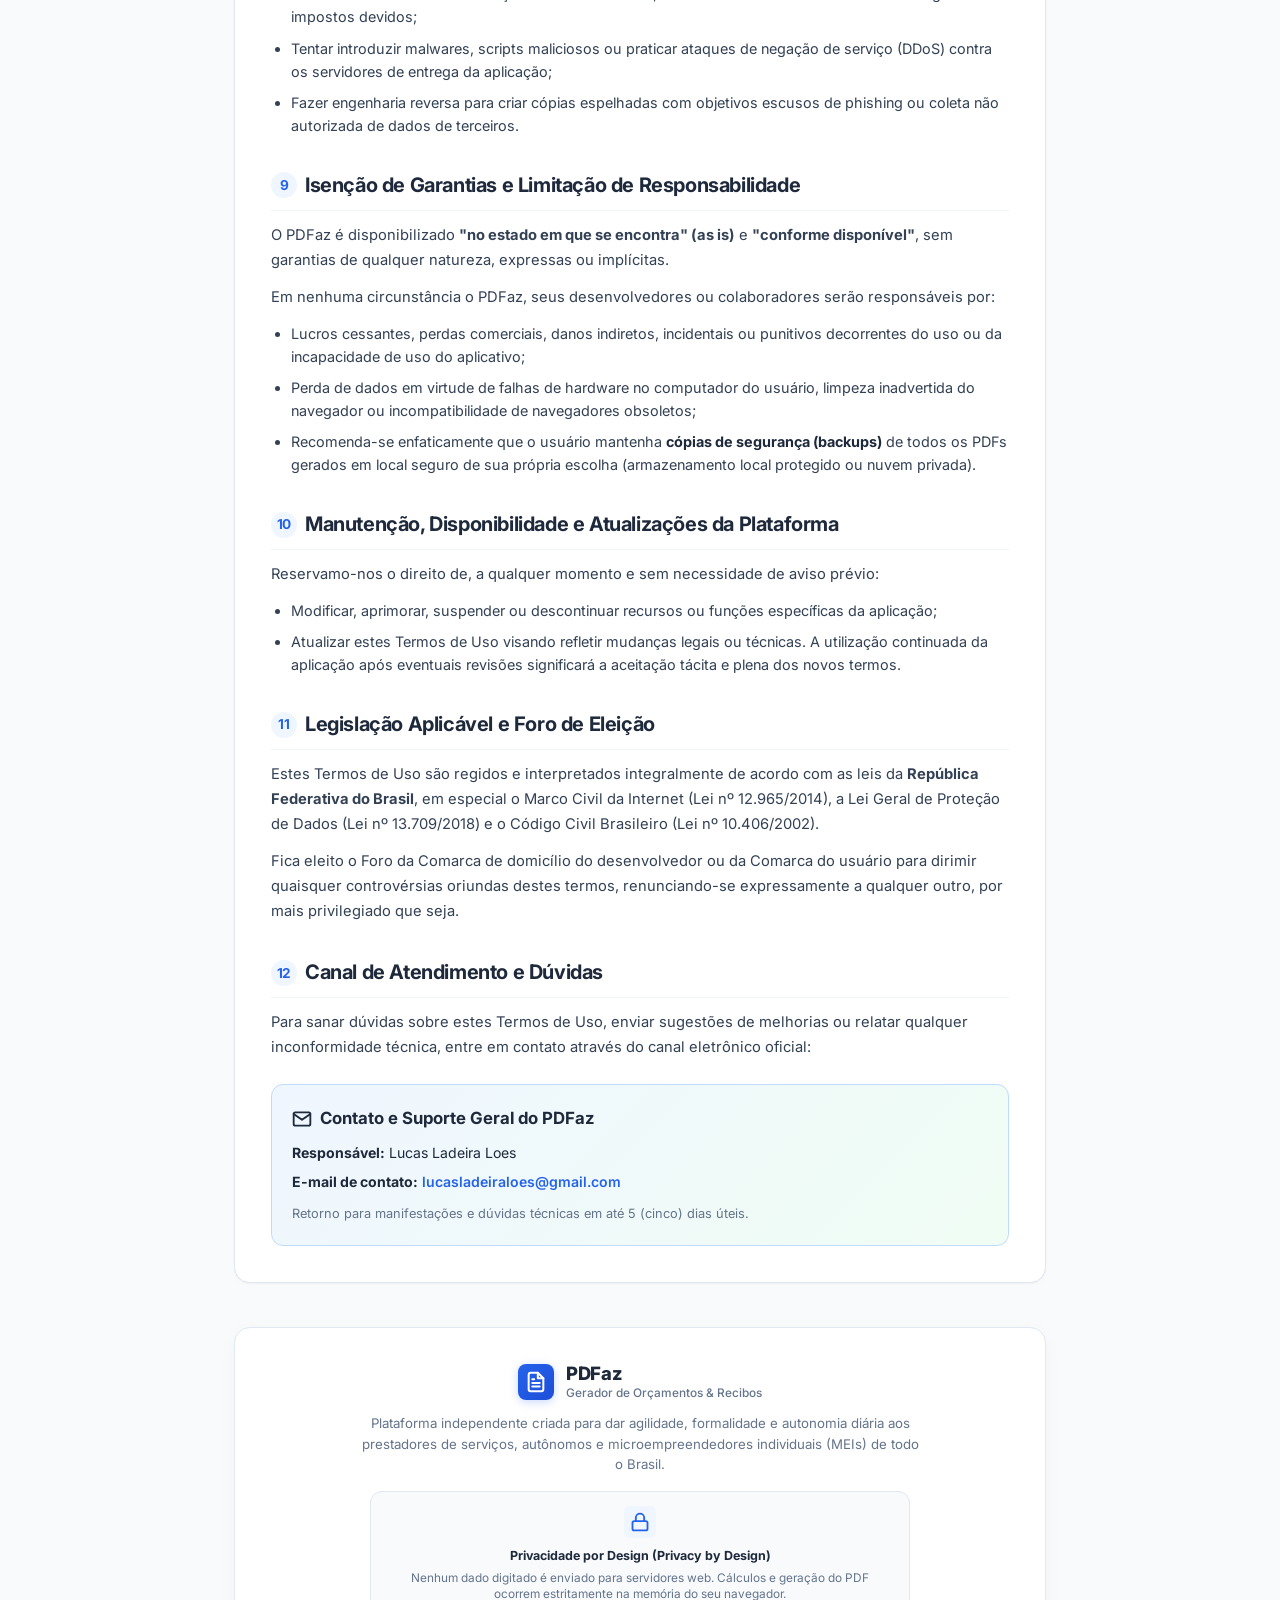
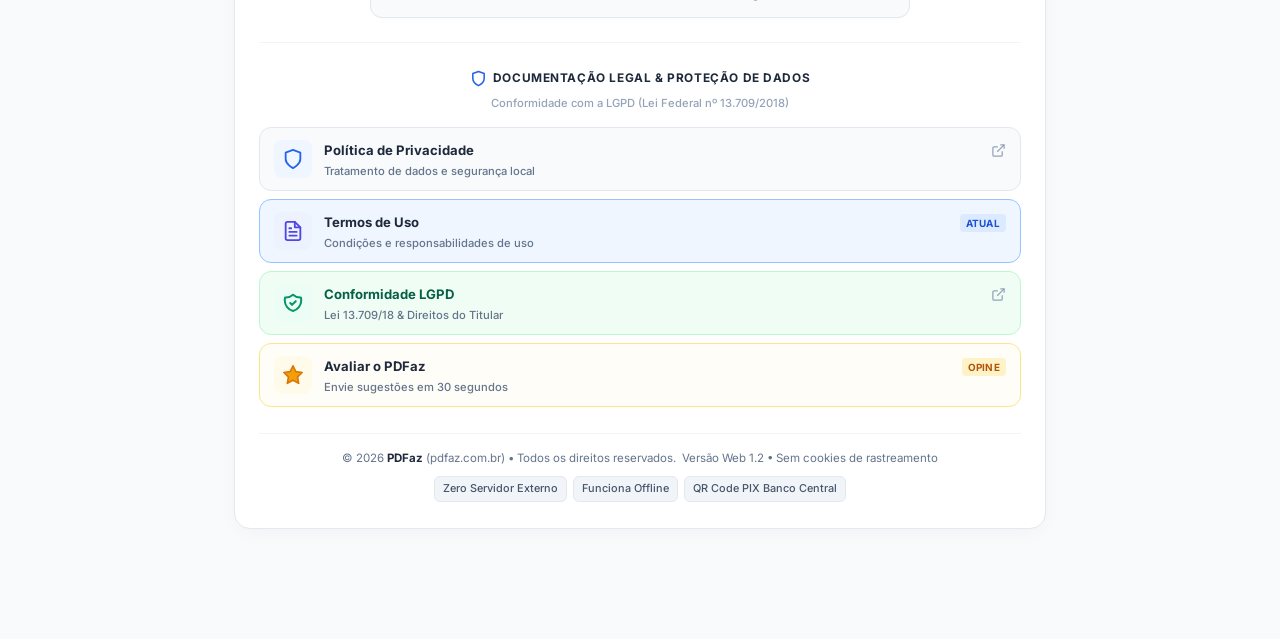
<file: termos-de-uso.html>
<!DOCTYPE html>
<html lang="pt-BR">
<head>
  <meta charset="UTF-8">
  <meta name="viewport" content="width=device-width, initial-scale=1.0">
  <title>Termos de Uso • PDFaz</title>
  
  <!-- SEO & Metadados -->
  <meta name="description" content="Termos de Uso do PDFaz. Conheça as condições gerais de acesso, responsabilidades sobre dados comerciais, validade de recibos e diretrizes da plataforma.">
  <meta name="robots" content="index, follow">
  <link rel="canonical" href="https://www.pdfaz.com.br/termos-de-uso">

  <!-- Favicon -->
  <link rel="icon" type="image/svg+xml" href="icons/icon.svg">
  <link rel="alternate icon" type="image/png" href="icons/icon-192.png">
  <meta name="theme-color" content="#2563EB">

  <!-- Tipografia do Google Fonts: Inter -->
  <link rel="preconnect" href="https://fonts.googleapis.com">
  <link rel="preconnect" href="https://fonts.gstatic.com" crossorigin>
  <link href="https://fonts.googleapis.com/css2?family=Inter:wght@400;500;600;700;800&display=swap" rel="stylesheet">

  <!-- Estilos da Aplicação -->
  <link rel="stylesheet" href="css/style.css">
</head>
<body class="legal-page-body">

  <!-- ========================================================================
       Cabeçalho Superior com Navegação de Retorno
       ======================================================================== -->
  <header class="legal-header">
    <div class="legal-header-inner">
      <a href="./" class="brand" title="Voltar para a página principal do PDFaz">
        <div class="brand-icon">
          <svg width="22" height="22" viewBox="0 0 24 24" fill="none" stroke="currentColor" stroke-width="2.2" stroke-linecap="round" stroke-linejoin="round">
            <path d="M14 2H6a2 2 0 0 0-2 2v16a2 2 0 0 0 2 2h12a2 2 0 0 0 2-2V8z"></path>
            <polyline points="14 2 14 8 20 8"></polyline>
            <line x1="12" y1="18" x2="12" y2="12"></line>
            <line x1="9" y1="15" x2="15" y2="15"></line>
          </svg>
        </div>
        <div class="brand-info">
          <span class="brand-title">PDF<span>az</span></span>
          <span class="brand-subtitle">Gerador de Orçamentos &amp; Recibos</span>
        </div>
      </a>

      <a href="./" class="btn-back-app" title="Retornar ao Gerador de Documentos">
        <svg width="18" height="18" viewBox="0 0 24 24" fill="none" stroke="currentColor" stroke-width="2.2" stroke-linecap="round" stroke-linejoin="round">
          <line x1="19" y1="12" x2="5" y2="12"></line>
          <polyline points="12 19 5 12 12 5"></polyline>
        </svg>
        <span>Voltar ao Gerador</span>
      </a>
    </div>
  </header>

  <!-- ========================================================================
       Conteúdo Principal dos Termos de Uso
       ======================================================================== -->
  <main class="legal-container">

    <!-- Hero Section -->
    <div class="legal-hero">
      <div class="legal-badge">
        <svg width="14" height="14" viewBox="0 0 24 24" fill="none" stroke="currentColor" stroke-width="2.5" stroke-linecap="round" stroke-linejoin="round">
          <path d="M14 2H6a2 2 0 0 0-2 2v16a2 2 0 0 0 2 2h12a2 2 0 0 0 2-2V8z"></path>
          <polyline points="14 2 14 8 20 8"></polyline>
        </svg>
        Condições Gerais de Uso • Transparência Jurídica
      </div>
      <h1 class="legal-title">Termos de Uso</h1>
      <p class="legal-subtitle">
        Leia com atenção os presentes Termos de Uso. Eles regem as condições de utilização do PDFaz, definem as diretrizes de responsabilidade civil sobre os documentos confeccionados e estabelecem os direitos e obrigações dos usuários.
      </p>

      <div class="legal-meta">
        <span class="legal-meta-item">
          <svg width="15" height="15" viewBox="0 0 24 24" fill="none" stroke="currentColor" stroke-width="2" stroke-linecap="round" stroke-linejoin="round">
            <circle cx="12" cy="12" r="10"></circle>
            <polyline points="12 6 12 12 16 14"></polyline>
          </svg>
          Última atualização: 10 de setembro de 2026
        </span>
        <span class="legal-meta-item">
          <svg width="15" height="15" viewBox="0 0 24 24" fill="none" stroke="currentColor" stroke-width="2" stroke-linecap="round" stroke-linejoin="round">
            <path d="M22 11.08V12a10 10 0 1 1-5.93-9.14"></path>
            <polyline points="22 4 12 14.01 9 11.01"></polyline>
          </svg>
          Versão 1.1 • Vigência imediata
        </span>
        <span class="legal-meta-item">
          <svg width="15" height="15" viewBox="0 0 24 24" fill="none" stroke="currentColor" stroke-width="2" stroke-linecap="round" stroke-linejoin="round">
            <circle cx="12" cy="12" r="10"></circle>
            <line x1="2" y1="12" x2="22" y2="12"></line>
            <path d="M12 2a15.3 15.3 0 0 1 4 10 15.3 15.3 0 0 1-4 10 15.3 15.3 0 0 1-4-10 15.3 15.3 0 0 1 4-10z"></path>
          </svg>
          Legislação: Leis Federais do Brasil
        </span>
      </div>
    </div>

    <!-- Navegação Rápida entre Abas Legais -->
    <nav class="legal-nav-tabs" aria-label="Navegação entre documentos legais">
      <a href="politica-privacidade" class="legal-tab-link">
        <svg width="16" height="16" viewBox="0 0 24 24" fill="none" stroke="currentColor" stroke-width="2" stroke-linecap="round" stroke-linejoin="round">
          <path d="M12 22s8-4 8-10V5l-8-3-8 3v7c0 6 8 10 8 10z"></path>
        </svg>
        Política de Privacidade
      </a>
      <a href="termos-de-uso" class="legal-tab-link active">
        <svg width="16" height="16" viewBox="0 0 24 24" fill="none" stroke="currentColor" stroke-width="2" stroke-linecap="round" stroke-linejoin="round">
          <path d="M14 2H6a2 2 0 0 0-2 2v16a2 2 0 0 0 2 2h12a2 2 0 0 0 2-2V8z"></path>
          <polyline points="14 2 14 8 20 8"></polyline>
        </svg>
        Termos de Uso
      </a>
      <a href="lgpd" class="legal-tab-link">
        <svg width="16" height="16" viewBox="0 0 24 24" fill="none" stroke="currentColor" stroke-width="2" stroke-linecap="round" stroke-linejoin="round">
          <path d="M9 12l2 2 4-4m5.618-4.016A11.955 11.955 0 0112 2.944a11.955 11.955 0 01-8.618 3.04A12.02 12.02 0 003 9c0 5.591 3.824 10.29 9 11.622 5.176-1.332 9-6.03 9-11.622 0-1.042-.133-2.052-.382-3.016z"></path>
        </svg>
        Conformidade LGPD
      </a>
    </nav>

    <!-- Caixa de Destaque / Resumo dos Termos -->
    <div class="legal-callout callout-warning">
      <div class="legal-callout-header">
        <svg width="20" height="20" viewBox="0 0 24 24" fill="none" stroke="currentColor" stroke-width="2.2" stroke-linecap="round" stroke-linejoin="round">
          <circle cx="12" cy="12" r="10"></circle>
          <line x1="12" y1="8" x2="12" y2="12"></line>
          <line x1="12" y1="16" x2="12.01" y2="16"></line>
        </svg>
        Aviso de Responsabilidade sobre Documentos e Quitações
      </div>
      <div class="legal-callout-body">
        O <strong>PDFaz</strong> é uma ferramenta tecnológica de apoio visual e diagramação que roda 100% no seu navegador. O usuário emissor é <strong>integral e exclusivamente responsável</strong> pela veracidade, idoneidade legal, tributária e comercial das informações inseridas nos orçamentos e das declarações de quitação emitidas nos recibos.
      </div>
    </div>

    <!-- Sumário do Documento -->
    <div class="toc-box">
      <div class="toc-title">Sumário dos Termos de Uso</div>
      <ul class="toc-list">
        <li><a href="#termo-1" class="toc-link">1. Aceitação dos Termos</a></li>
        <li><a href="#termo-2" class="toc-link">2. Objeto e Natureza do Serviço</a></li>
        <li><a href="#termo-3" class="toc-link">3. Acesso e Gratuidade</a></li>
        <li><a href="#termo-4" class="toc-link">4. Responsabilidade pelos Dados</a></li>
        <li><a href="#termo-5" class="toc-link">5. Validade Jurídica dos Recibos</a></li>
        <li><a href="#termo-6" class="toc-link">6. Doações Voluntárias (Apoio PIX)</a></li>
        <li><a href="#termo-7" class="toc-link">7. Propriedade Intelectual</a></li>
        <li><a href="#termo-8" class="toc-link">8. Condutas Proibidas</a></li>
        <li><a href="#termo-9" class="toc-link">9. Isenção de Garantias</a></li>
        <li><a href="#termo-10" class="toc-link">10. Disponibilidade da Aplicação</a></li>
        <li><a href="#termo-11" class="toc-link">11. Legislação e Foro de Eleição</a></li>
        <li><a href="#termo-12" class="toc-link">12. Canal de Atendimento</a></li>
      </ul>
    </div>

    <!-- Card com o Conteúdo Completo -->
    <article class="legal-content-card">

      <!-- Seção 1 -->
      <section class="legal-section" id="termo-1">
        <h2 class="legal-section-title">
          <span class="section-num">1</span>
          Aceitação dos Termos
        </h2>
        <p class="legal-text">
          Bem-vindo ao <strong>PDFaz</strong>. Ao acessar a aplicação, interagir com o formulário, pré-visualizar ou baixar quaisquer orçamentos e recibos em PDF, você declara ter lido, compreendido e concordado integralmente com todos os termos e condições previstos neste documento e na nossa <a href="politica-privacidade" style="color: var(--primary); font-weight: 600;">Política de Privacidade</a>.
        </p>
        <p class="legal-text">
          Caso você não concorde com qualquer disposição destes Termos de Uso, solicitamos que não utilize o aplicativo.
        </p>
      </section>

      <!-- Seção 2 -->
      <section class="legal-section" id="termo-2">
        <h2 class="legal-section-title">
          <span class="section-num">2</span>
          Objeto e Natureza do Serviço
        </h2>
        <p class="legal-text">
          O PDFaz é uma plataforma utilitária independente de diagramação e geração dinâmica de documentos comerciais em formato PDF. A aplicação disponibiliza:
        </p>
        <ul class="legal-list">
          <li><strong>Módulo de Orçamento Comercial:</strong> Estrutura formal contendo proposta de preços de produtos/serviços, condições de pagamento, validade da proposta e espaços para assinatura de aceite do cliente e do emissor.</li>
          <li><strong>Módulo de Recibo de Quitação:</strong> Estrutura probatória de pagamento, com declaração expressa de quitação plena e irrevogável, discriminação dos valores recebidos, indicação do meio de pagamento e campo para assinatura única do recebedor.</li>
          <li><strong>Módulo PIX Integrado:</strong> Geração instantânea de QR Code em conformidade com o padrão oficial do Banco Central do Brasil (BR Code estático) e ferramenta de cópia da Chave PIX e código Copia e Cola.</li>
        </ul>
        <p class="legal-text">
          <strong>Importante:</strong> O PDFaz <strong>não é</strong> instituição financeira, banco, intermediador de pagamentos, escritório de contabilidade, birô de assessoria jurídica ou emissor de notas fiscais eletrônicas (NF-e/NFS-e).
        </p>
      </section>

      <!-- Seção 3 -->
      <section class="legal-section" id="termo-3">
        <h2 class="legal-section-title">
          <span class="section-num">3</span>
          Acesso, Cadastro e Gratuidade
        </h2>
        <p class="legal-text">
          O acesso ao PDFaz é <strong>100% gratuito</strong> e irrestrito. Não exigimos:
        </p>
        <ul class="legal-list">
          <li>Criação de cadastro prévio, usuário ou senha de acesso;</li>
          <li>Assinatura mensal, cobrança de taxas por documento gerado ou limites de emissão;</li>
          <li>Fornecimento de dados de cartão de crédito ou meios de pagamento obrigatórios.</li>
        </ul>
        <p class="legal-text">
          O serviço opera no modelo de utilitário aberto com persistência estritamente local (LocalStorage no dispositivo do próprio usuário).
        </p>
      </section>

      <!-- Seção 4 -->
      <section class="legal-section" id="termo-4">
        <h2 class="legal-section-title">
          <span class="section-num">4</span>
          Responsabilidade Exclusiva pelas Informações Preenchidas
        </h2>
        <p class="legal-text">
          Como o PDFaz roda inteiramente no navegador do usuário e não possui acesso, controle, auditoria ou banco de dados sobre as informações digitadas:
        </p>
        <ul class="legal-list">
          <li>O <strong>usuário é o único e exclusivo responsável</strong> por todas as informações digitadas, incluindo dados cadastrais próprios e de terceiros (nomes, CPF, CNPJ, endereços, contatos), descrições de serviços, especificações de produtos, quantidades, alíquotas, descontos, valores totais e chaves bancárias PIX.</li>
          <li>O usuário se compromete a conferir minuciosamente todos os valores, cálculos e dados bancários antes de imprimir, assinar ou transmitir o PDF final ao seu cliente ou contratante.</li>
          <li>O PDFaz e seus desenvolvedores <strong>isentam-se expressamente</strong> de qualquer responsabilidade por erros de digitação, valores incorretos, prazos descumpridos, chaves PIX informadas equivocadamente ou prejuízos decorrentes de divergências comerciais entre o prestador e o tomador dos serviços.</li>
        </ul>
      </section>

      <!-- Seção 5 -->
      <section class="legal-section" id="termo-5">
        <h2 class="legal-section-title">
          <span class="section-num">5</span>
          Eficácia Jurídica do Recibo de Quitação (Código Civil Brasileiro)
        </h2>
        <p class="legal-text">
          O recibo confeccionado pelo PDFaz atende aos requisitos substanciais de quitação estipulados pelos <strong>Artigos 319 e 320 da Lei Federal nº 10.406/2002 (Código Civil Brasileiro)</strong>, contendo valor, espécie da dívida, nome do devedor e recebedor, tempo e lugar do pagamento.
        </p>
        <p class="legal-text">
          <strong>Advertência Jurídica:</strong> A eficácia liberatória da obrigação depende da efetiva realização do pagamento e da assinatura regular do credor ou de seu representante legal. A confecção ou assinatura de recibo de quitação sem o correspondente recebimento financeiro poderá acarretar efeitos de presunção de pagamento perante terceiros ou responsabilização cível e penal. O PDFaz atua meramente como processador visual do documento.
        </p>
      </section>

      <!-- Seção 6 -->
      <section class="legal-section" id="termo-6">
        <h2 class="legal-section-title">
          <span class="section-num">6</span>
          Doações Voluntárias e Apoio PIX
        </h2>
        <p class="legal-text">
          A aplicação disponibiliza, de forma opcional e transparente, uma seção para que usuários satisfeitos possam realizar doações espontâneas via PIX em favor do criador do projeto (Lucas Ladeira Loes - <code>lucasladeiraloes@gmail.com</code>).
        </p>
        <p class="legal-text">
          <strong>Natureza Jurídica da Contribuição:</strong>
        </p>
        <ul class="legal-list">
          <li>As contribuições via PIX possuem caráter estritamente de <strong>doação pura e voluntária</strong> (Art. 538 do Código Civil), destinada a apoiar os custos de infraestrutura e tempo de desenvolvimento do aplicativo.</li>
          <li>A realização de doação não gera vínculo empregatício, contrato de prestação de serviços continuados, direito a suporte técnico personalizado ou exigência de customização de recursos da plataforma.</li>
        </ul>
      </section>

      <!-- Seção 7 -->
      <section class="legal-section" id="termo-7">
        <h2 class="legal-section-title">
          <span class="section-num">7</span>
          Propriedade Intelectual e Titularidade dos Documentos
        </h2>
        <p class="legal-text">
          A relação de direitos de propriedade intelectual é regida pelas seguintes diretrizes:
        </p>
        <ul class="legal-list">
          <li><strong>Direitos sobre o Software e a Marca PDFaz:</strong> O código-fonte, layout visual, folhas de estilo CSS, logotipos, ícones, elementos visuais e identidade corporativa do PDFaz são protegidos pelas leis de propriedade intelectual e direitos autorais (Lei nº 9.609/1998 e Lei nº 9.610/1998). É proibida a reprodução com intuito comercial de revenda da plataforma sem autorização prévia por escrito.</li>
          <li><strong>Titularidade dos Documentos Gerados (PDFs):</strong> O usuário detém <strong>integral e exclusiva titularidade e direitos autorais</strong> sobre os documentos PDF, propostas e recibos gerados por ele. O PDFaz não reivindica quaisquer direitos de propriedade ou compensação financeira sobre o trabalho e propostas confeccionadas pelos usuários.</li>
        </ul>
      </section>

      <!-- Seção 8 -->
      <section class="legal-section" id="termo-8">
        <h2 class="legal-section-title">
          <span class="section-num">8</span>
          Condutas Estritamente Proibidas
        </h2>
        <p class="legal-text">
          É terminantemente proibido utilizar o PDFaz para:
        </p>
        <ul class="legal-list">
          <li>Confeccionar recibos falsos, simular pagamentos não ocorridos ou praticar atos tipificados como falsidade ideológica (Art. 299 do Código Penal) ou estelionato (Art. 171 do Código Penal);</li>
          <li>Emitir documentos com a intenção de fraudar o Fisco, burlar recolhimentos tributários ou sonegar impostos devidos;</li>
          <li>Tentar introduzir malwares, scripts maliciosos ou praticar ataques de negação de serviço (DDoS) contra os servidores de entrega da aplicação;</li>
          <li>Fazer engenharia reversa para criar cópias espelhadas com objetivos escusos de phishing ou coleta não autorizada de dados de terceiros.</li>
        </ul>
      </section>

      <!-- Seção 9 -->
      <section class="legal-section" id="termo-9">
        <h2 class="legal-section-title">
          <span class="section-num">9</span>
          Isenção de Garantias e Limitação de Responsabilidade
        </h2>
        <p class="legal-text">
          O PDFaz é disponibilizado <strong>"no estado em que se encontra" (as is)</strong> e <strong>"conforme disponível"</strong>, sem garantias de qualquer natureza, expressas ou implícitas.
        </p>
        <p class="legal-text">
          Em nenhuma circunstância o PDFaz, seus desenvolvedores ou colaboradores serão responsáveis por:
        </p>
        <ul class="legal-list">
          <li>Lucros cessantes, perdas comerciais, danos indiretos, incidentais ou punitivos decorrentes do uso ou da incapacidade de uso do aplicativo;</li>
          <li>Perda de dados em virtude de falhas de hardware no computador do usuário, limpeza inadvertida do navegador ou incompatibilidade de navegadores obsoletos;</li>
          <li>Recomenda-se enfaticamente que o usuário mantenha <strong>cópias de segurança (backups)</strong> de todos os PDFs gerados em local seguro de sua própria escolha (armazenamento local protegido ou nuvem privada).</li>
        </ul>
      </section>

      <!-- Seção 10 -->
      <section class="legal-section" id="termo-10">
        <h2 class="legal-section-title">
          <span class="section-num">10</span>
          Manutenção, Disponibilidade e Atualizações da Plataforma
        </h2>
        <p class="legal-text">
          Reservamo-nos o direito de, a qualquer momento e sem necessidade de aviso prévio:
        </p>
        <ul class="legal-list">
          <li>Modificar, aprimorar, suspender ou descontinuar recursos ou funções específicas da aplicação;</li>
          <li>Atualizar estes Termos de Uso visando refletir mudanças legais ou técnicas. A utilização continuada da aplicação após eventuais revisões significará a aceitação tácita e plena dos novos termos.</li>
        </ul>
      </section>

      <!-- Seção 11 -->
      <section class="legal-section" id="termo-11">
        <h2 class="legal-section-title">
          <span class="section-num">11</span>
          Legislação Aplicável e Foro de Eleição
        </h2>
        <p class="legal-text">
          Estes Termos de Uso são regidos e interpretados integralmente de acordo com as leis da <strong>República Federativa do Brasil</strong>, em especial o Marco Civil da Internet (Lei nº 12.965/2014), a Lei Geral de Proteção de Dados (Lei nº 13.709/2018) e o Código Civil Brasileiro (Lei nº 10.406/2002).
        </p>
        <p class="legal-text">
          Fica eleito o Foro da Comarca de domicílio do desenvolvedor ou da Comarca do usuário para dirimir quaisquer controvérsias oriundas destes termos, renunciando-se expressamente a qualquer outro, por mais privilegiado que seja.
        </p>
      </section>

      <!-- Seção 12 -->
      <section class="legal-section" id="termo-12">
        <h2 class="legal-section-title">
          <span class="section-num">12</span>
          Canal de Atendimento e Dúvidas
        </h2>
        <p class="legal-text">
          Para sanar dúvidas sobre estes Termos de Uso, enviar sugestões de melhorias ou relatar qualquer inconformidade técnica, entre em contato através do canal eletrônico oficial:
        </p>

        <div class="dpo-card">
          <div class="dpo-card-title">
            <svg width="20" height="20" viewBox="0 0 24 24" fill="none" stroke="currentColor" stroke-width="2.2" stroke-linecap="round" stroke-linejoin="round">
              <path d="M4 4h16c1.1 0 2 .9 2 2v12c0 1.1-.9 2-2 2H4c-1.1 0-2-.9-2-2V6c0-1.1.9-2 2-2z"></path>
              <polyline points="22,6 12,13 2,6"></polyline>
            </svg>
            Contato e Suporte Geral do PDFaz
          </div>
          <div class="dpo-card-details">
            <div><strong>Responsável:</strong> Lucas Ladeira Loes</div>
            <div>
              <strong>E-mail de contato:</strong>
              <a href="mailto:lucasladeiraloes@gmail.com?subject=Termos%20de%20Uso%20-%20PDFaz" class="dpo-email-link">
                lucasladeiraloes@gmail.com
              </a>
            </div>
            <div style="font-size: 0.8rem; color: var(--text-muted); margin-top: 4px;">
              Retorno para manifestações e dúvidas técnicas em até 5 (cinco) dias úteis.
            </div>
          </div>
        </div>
      </section>

    </article>

    <!-- Rodapé Moderno Institucional & Documentação Legal -->
    <footer class="site-footer">
      <div class="footer-container">
        <!-- Topo do Rodapé: Marca, Missão & Garantia Local -->
        <div class="footer-main-row">
          <div class="footer-brand-pane">
            <div class="footer-brand-header">
              <a href="./" class="footer-brand-logo" title="Voltar ao início do PDFaz">
                <svg width="22" height="22" viewBox="0 0 24 24" fill="none" stroke="#FFFFFF" stroke-width="2.2" stroke-linecap="round" stroke-linejoin="round">
                  <path d="M14 2H6a2 2 0 0 0-2 2v16a2 2 0 0 0 2 2h12a2 2 0 0 0 2-2V8z"></path>
                  <polyline points="14 2 14 8 20 8"></polyline>
                  <line x1="16" y1="13" x2="8" y2="13"></line>
                  <line x1="16" y1="17" x2="8" y2="17"></line>
                  <polyline points="10 9 9 9 8 9"></polyline>
                </svg>
              </a>
              <div class="footer-brand-text">
                <span class="footer-app-name">PDFaz</span>
                <span class="footer-app-tag">Gerador de Orçamentos &amp; Recibos</span>
              </div>
            </div>
            <p class="footer-mission-text">
              Plataforma independente criada para dar agilidade, formalidade e autonomia diária aos prestadores de serviços, autônomos e microempreendedores individuais (MEIs) de todo o Brasil.
            </p>
          </div>

          <div class="footer-security-pane">
            <div class="footer-sec-card">
              <div class="footer-sec-icon">
                <svg width="20" height="20" viewBox="0 0 24 24" fill="none" stroke="currentColor" stroke-width="2.2" stroke-linecap="round" stroke-linejoin="round">
                  <rect x="3" y="11" width="18" height="11" rx="2" ry="2"></rect>
                  <path d="M7 11V7a5 5 0 0 1 10 0v4"></path>
                </svg>
              </div>
              <div class="footer-sec-content">
                <span class="footer-sec-title">Privacidade por Design (Privacy by Design)</span>
                <span class="footer-sec-desc">
                  Nenhum dado digitado é enviado para servidores web. Cálculos e geração do PDF ocorrem estritamente na memória do seu navegador.
                </span>
              </div>
            </div>
          </div>
        </div>

        <!-- Seção Central: Documentação Legal & Proteção de Dados (Grid de Cards Modernos) -->
        <div class="footer-legal-hub">
          <div class="footer-legal-hub-header">
            <div class="footer-legal-tag">
              <svg width="17" height="17" viewBox="0 0 24 24" fill="none" stroke="currentColor" stroke-width="2.2" stroke-linecap="round" stroke-linejoin="round">
                <path d="M12 22s8-4 8-10V5l-8-3-8 3v7c0 6 8 10 8 10z"></path>
              </svg>
              <span>Documentação Legal &amp; Proteção de Dados</span>
            </div>
            <span class="footer-legal-compliance">Conformidade com a LGPD (Lei Federal nº 13.709/2018)</span>
          </div>

          <div class="footer-cards-grid">
            <!-- Card 1: Política de Privacidade -->
            <a href="politica-privacidade" class="footer-legal-card" title="Abrir Política de Privacidade">
              <div class="legal-card-icon legal-icon-privacy">
                <svg width="22" height="22" viewBox="0 0 24 24" fill="none" stroke="currentColor" stroke-width="2" stroke-linecap="round" stroke-linejoin="round">
                  <path d="M12 22s8-4 8-10V5l-8-3-8 3v7c0 6 8 10 8 10z"></path>
                </svg>
              </div>
              <div class="legal-card-info">
                <div class="legal-card-title-row">
                  <span class="legal-card-title">Política de Privacidade</span>
                  <svg width="15" height="15" viewBox="0 0 24 24" fill="none" stroke="currentColor" stroke-width="2" class="legal-card-arrow">
                    <path d="M18 13v6a2 2 0 0 1-2 2H5a2 2 0 0 1-2-2V8a2 2 0 0 1 2-2h6"></path>
                    <polyline points="15 3 21 3 21 9"></polyline>
                    <line x1="10" y1="14" x2="21" y2="3"></line>
                  </svg>
                </div>
                <span class="legal-card-sub">Tratamento de dados e segurança local</span>
              </div>
            </a>

            <!-- Card 2: Termos de Uso (Ativo) -->
            <a href="termos-de-uso" class="footer-legal-card legal-card-active" title="Termos de Uso (Página Atual)">
              <div class="legal-card-icon legal-icon-terms">
                <svg width="22" height="22" viewBox="0 0 24 24" fill="none" stroke="currentColor" stroke-width="2" stroke-linecap="round" stroke-linejoin="round">
                  <path d="M14 2H6a2 2 0 0 0-2 2v16a2 2 0 0 0 2 2h12a2 2 0 0 0 2-2V8z"></path>
                  <polyline points="14 2 14 8 20 8"></polyline>
                  <line x1="16" y1="13" x2="8" y2="13"></line>
                  <line x1="16" y1="17" x2="8" y2="17"></line>
                  <polyline points="10 9 9 9 8 9"></polyline>
                </svg>
              </div>
              <div class="legal-card-info">
                <div class="legal-card-title-row">
                  <span class="legal-card-title">Termos de Uso</span>
                  <span class="legal-card-badge-current">Atual</span>
                </div>
                <span class="legal-card-sub">Condições e responsabilidades de uso</span>
              </div>
            </a>

            <!-- Card 3: Conformidade LGPD -->
            <a href="lgpd" class="footer-legal-card legal-card-highlight-lgpd" title="Abrir Conformidade LGPD e Direitos do Titular">
              <div class="legal-card-icon legal-icon-lgpd">
                <svg width="22" height="22" viewBox="0 0 24 24" fill="none" stroke="currentColor" stroke-width="2.2" stroke-linecap="round" stroke-linejoin="round">
                  <path d="M9 12l2 2 4-4m5.618-4.016A11.955 11.955 0 0112 2.944a11.955 11.955 0 01-8.618 3.04A12.02 12.02 0 003 9c0 5.591 3.824 10.29 9 11.622 5.176-1.332 9-6.03 9-11.622 0-1.042-.133-2.052-.382-3.016z"></path>
                </svg>
              </div>
              <div class="legal-card-info">
                <div class="legal-card-title-row">
                  <span class="legal-card-title">Conformidade LGPD</span>
                  <svg width="15" height="15" viewBox="0 0 24 24" fill="none" stroke="currentColor" stroke-width="2" class="legal-card-arrow">
                    <path d="M18 13v6a2 2 0 0 1-2 2H5a2 2 0 0 1-2-2V8a2 2 0 0 1 2-2h6"></path>
                    <polyline points="15 3 21 3 21 9"></polyline>
                    <line x1="10" y1="14" x2="21" y2="3"></line>
                  </svg>
                </div>
                <span class="legal-card-sub">Lei 13.709/18 &amp; Direitos do Titular</span>
              </div>
            </a>

            <!-- Card 4: Avaliar o PDFaz -->
            <a href="./?avaliar=1" class="footer-legal-card legal-card-survey" title="Avaliar o aplicativo e enviar sugestões">
              <div class="legal-card-icon legal-icon-survey">
                <svg width="22" height="22" viewBox="0 0 24 24" fill="#F59E0B" stroke="#D97706" stroke-width="1.8" stroke-linecap="round" stroke-linejoin="round">
                  <polygon points="12 2 15.09 8.26 22 9.27 17 14.14 18.18 21.02 12 17.77 5.82 21.02 7 14.14 2 9.27 8.91 8.26 12 2"></polygon>
                </svg>
              </div>
              <div class="legal-card-info">
                <div class="legal-card-title-row">
                  <span class="legal-card-title">Avaliar o PDFaz</span>
                  <span class="legal-card-badge-gold">Opine</span>
                </div>
                <span class="legal-card-sub">Envie sugestões em 30 segundos</span>
              </div>
            </a>
          </div>
        </div>

        <!-- Barra Inferior de Direitos e Credenciais -->
        <div class="footer-bottom-bar">
          <div class="footer-copyright-text">
            <span>&copy; 2026 <strong>PDFaz</strong> (pdfaz.com.br) • Todos os direitos reservados.</span>
            <span class="footer-dot-sep">•</span>
            <span>Versão Web 1.2 • Sem cookies de rastreamento</span>
          </div>

          <div class="footer-tech-badges">
            <span class="tech-tag">Zero Servidor Externo</span>
            <span class="tech-tag">Funciona Offline</span>
            <span class="tech-tag">QR Code PIX Banco Central</span>
          </div>
        </div>
      </div>
    </footer>

  </main>

  <script src="js/sw-register.js" defer></script>
</body>
</html>
</file>
<file: css/style.css>
/* ==========================================================================
   PDFaz - Design System & Estilos Globais (Mobile-First)
   Paleta: Slate 50 (#F8FAFC), Blue 600 (#2563EB), Emerald 500 (#10B981)
   ========================================================================== */

:root {
  /* Cores Principais */
  --bg-app: #F8FAFC;
  --bg-card: #FFFFFF;
  --bg-card-hover: #F1F5F9;
  --bg-input: #FFFFFF;
  --bg-muted: #F1F5F9;

  /* Cores de Marca & Destaques */
  --primary: #2563EB;
  --primary-hover: #1D4ED8;
  --primary-light: #EFF6FF;
  --primary-border: #BFDBFE;

  --success: #10B981;
  --success-hover: #059669;
  --success-light: #ECFDF5;
  --success-border: #A7F3D0;

  --danger: #EF4444;
  --danger-hover: #DC2626;
  --danger-light: #FEF2F2;

  --warning: #F59E0B;
  --warning-light: #FFFBEB;

  /* Tipografia & Textos */
  --text-main: #1E293B;
  /* Slate 800 */
  --text-muted: #64748B;
  /* Slate 500 */
  --text-subtle: #94A3B8;
  /* Slate 400 */
  --text-inverse: #FFFFFF;

  /* Bordas e Sombras */
  --border-color: #E2E8F0;
  /* Slate 200 */
  --border-focus: #2563EB;
  --radius-sm: 6px;
  --radius-md: 8px;
  --radius-lg: 12px;
  --radius-xl: 16px;
  --radius-full: 9999px;

  --shadow-sm: 0 1px 2px 0 rgba(0, 0, 0, 0.05);
  --shadow-md: 0 4px 6px -1px rgba(0, 0, 0, 0.07), 0 2px 4px -2px rgba(0, 0, 0, 0.05);
  --shadow-lg: 0 10px 15px -3px rgba(0, 0, 0, 0.08), 0 4px 6px -4px rgba(0, 0, 0, 0.04);
  --shadow-xl: 0 20px 25px -5px rgba(0, 0, 0, 0.1), 0 8px 10px -6px rgba(0, 0, 0, 0.04);

  /* Transições */
  --transition-fast: 0.15s ease;
  --transition-normal: 0.25s ease;
}

/* Reset básico e tipografia */
*,
*::before,
*::after {
  box-sizing: border-box;
  margin: 0;
  padding: 0;
}

html {
  font-family: 'Inter', system-ui, -apple-system, BlinkMacSystemFont, 'Segoe UI', Roboto, Oxygen, Ubuntu, Cantarell, sans-serif;
  font-size: 16px;
  background-color: var(--bg-app);
  color: var(--text-main);
  scroll-behavior: smooth;
  -webkit-font-smoothing: antialiased;
}

body {
  min-height: 100vh;
  display: flex;
  flex-direction: column;
  line-height: 1.5;
  padding-bottom: 90px;
  /* Espaço para barra flutuante mobile */
}

@media (min-width: 768px) {
  body {
    padding-bottom: 40px;
  }
}

/* Container Principal */
.app-container {
  width: 100%;
  max-width: 920px;
  margin: 0 auto;
  padding: 16px;
}

@media (min-width: 768px) {
  .app-container {
    padding: 24px 20px;
  }
}

/* ==========================================================================
   Cabeçalho Superior (Navbar)
   ========================================================================== */
.site-header {
  background-color: rgba(255, 255, 255, 0.95);
  backdrop-filter: blur(8px);
  border-bottom: 1px solid var(--border-color);
  position: sticky;
  top: 0;
  z-index: 40;
  box-shadow: var(--shadow-sm);
}

.header-inner {
  max-width: 920px;
  margin: 0 auto;
  padding: 12px 16px;
  display: flex;
  align-items: center;
  justify-content: space-between;
  gap: 12px;
}

.brand {
  display: flex;
  align-items: center;
  gap: 10px;
  text-decoration: none;
  color: inherit;
}

.brand-icon {
  width: 38px;
  height: 38px;
  background: linear-gradient(135deg, var(--primary) 0%, #1D4ED8 100%);
  color: white;
  border-radius: var(--radius-md);
  display: flex;
  align-items: center;
  justify-content: center;
  box-shadow: 0 4px 10px rgba(37, 99, 235, 0.3);
}

.brand-info {
  display: flex;
  flex-direction: column;
}

.brand-title {
  font-size: 1.25rem;
  font-weight: 700;
  letter-spacing: -0.03em;
  color: var(--text-main);
  line-height: 1.1;
}

.brand-title span {
  color: var(--primary);
}

.brand-subtitle {
  font-size: 0.72rem;
  color: var(--text-muted);
  font-weight: 500;
}

.header-actions {
  display: flex;
  align-items: center;
  gap: 8px;
}

.btn-header-action svg {
  width: 20px;
  height: 20px;
  flex-shrink: 0;
}

.btn-install-app svg {
  width: 19px;
  height: 19px;
  flex-shrink: 0;
}

.btn-install-app {
  display: inline-flex;
  align-items: center;
  gap: 6px;
  background: linear-gradient(135deg, var(--primary) 0%, #1D4ED8 100%);
  color: #FFFFFF;
  border: none;
  font-weight: 600;
  box-shadow: 0 2px 6px rgba(37, 99, 235, 0.35);
  transition: all var(--transition-fast);
  animation: pulseInstall 3s infinite;
}

.btn-install-app:hover {
  background: linear-gradient(135deg, var(--primary-hover) 0%, #1E40AF 100%);
  box-shadow: 0 4px 10px rgba(37, 99, 235, 0.45);
  transform: translateY(-1px);
}

@keyframes pulseInstall {
  0%, 100% {
    box-shadow: 0 2px 6px rgba(37, 99, 235, 0.35);
  }
  50% {
    box-shadow: 0 0 0 4px rgba(37, 99, 235, 0.2), 0 4px 10px rgba(37, 99, 235, 0.4);
  }
}

/* Suporte a Window Controls Overlay (PWA Desktop) */
@media (display-mode: window-controls-overlay) {
  .site-header {
    padding-left: env(titlebar-area-x, 0);
    padding-top: env(titlebar-area-y, 0);
    width: env(titlebar-area-width, 100%);
    -webkit-app-region: drag;
    app-region: drag;
  }

  .site-header .brand,
  .site-header .header-actions {
    -webkit-app-region: no-drag;
    app-region: no-drag;
  }
}

/* Responsividade do Cabeçalho para Telas Mobile */
@media (max-width: 640px) {
  .header-inner {
    padding: 9px 14px;
    gap: 8px;
  }

  .brand {
    gap: 8px;
    flex-shrink: 0;
  }

  .brand-icon {
    width: 34px;
    height: 34px;
    border-radius: var(--radius-sm);
  }

  .brand-icon svg {
    width: 19px;
    height: 19px;
  }

  .brand-title {
    font-size: 1.15rem;
  }

  .brand-subtitle {
    display: none; /* Oculta o subtítulo no mobile para não espremer as ações */
  }

  .header-actions {
    gap: 6px;
    flex-shrink: 0;
  }

  /* Botão Instalar App compacto */
  .btn-install-app {
    padding: 6px 12px;
    font-size: 0.82rem;
    gap: 5px;
    min-height: 38px;
    height: 38px;
  }

  .btn-install-app .btn-text-extra {
    display: none; /* Exibe apenas "Instalar" */
  }

  /* Botões Exemplo e Limpar convertidos em botões de ícones elegantes */
  .btn-header-action {
    padding: 0;
    min-width: 38px;
    width: 38px;
    height: 38px;
    min-height: 38px;
    display: inline-flex;
    align-items: center;
    justify-content: center;
    border-radius: var(--radius-md);
  }

  .btn-header-label {
    display: none; /* Oculta textos "Exemplo" e "Limpar" no mobile */
  }
}

@media (max-width: 380px) {
  .header-inner {
    padding: 8px 10px;
    gap: 6px;
  }

  .btn-install-app {
    padding: 0;
    min-width: 38px;
    width: 38px;
    height: 38px;
    min-height: 38px;
    justify-content: center;
  }

  .btn-install-app .btn-text-main {
    display: none; /* No mobile super estreito, exibe ícone de download */
  }
}

/* ==========================================================================
   Hero & Badges
   ========================================================================== */
.hero-banner {
  text-align: center;
  margin-top: 12px;
  margin-bottom: 24px;
}

.hero-pill {
  display: inline-flex;
  align-items: center;
  gap: 6px;
  padding: 4px 12px;
  background-color: var(--primary-light);
  color: var(--primary);
  border: 1px solid var(--primary-border);
  border-radius: var(--radius-full);
  font-size: 0.78rem;
  font-weight: 600;
  margin-bottom: 8px;
}

.hero-title {
  font-size: 1.5rem;
  font-weight: 700;
  color: var(--text-main);
  letter-spacing: -0.02em;
  line-height: 1.25;
}

.hero-desc {
  font-size: 0.88rem;
  color: var(--text-muted);
  max-width: 580px;
  margin: 6px auto 0;
}

@media (min-width: 768px) {
  .hero-title {
    font-size: 1.85rem;
  }

  .hero-desc {
    font-size: 0.95rem;
  }
}

/* ==========================================================================
   Design dos Cards (White Cards com Sombra Suave)
   ========================================================================== */
.card {
  background-color: var(--bg-card);
  border: 1px solid var(--border-color);
  border-radius: var(--radius-lg);
  box-shadow: var(--shadow-sm);
  padding: 18px;
  margin-bottom: 18px;
  transition: box-shadow var(--transition-normal), border-color var(--transition-normal);
}

.card:hover {
  box-shadow: var(--shadow-md);
  border-color: #CBD5E1;
}

.card-header {
  display: flex;
  align-items: center;
  justify-content: space-between;
  margin-bottom: 16px;
  padding-bottom: 10px;
  border-bottom: 1px solid var(--border-color);
}

.card-title {
  font-size: 1.05rem;
  font-weight: 600;
  color: var(--text-main);
  display: flex;
  align-items: center;
  gap: 8px;
}

.card-title svg {
  color: var(--primary);
}

/* ==========================================================================
   Super Segmented Cards (Alternador Orçamento / Recibo)
   ========================================================================== */
.doc-type-cards-grid {
  display: grid;
  grid-template-columns: 1fr 1fr;
  gap: 12px;
  margin-bottom: 22px;
}

@media (max-width: 640px) {
  .doc-type-cards-grid {
    grid-template-columns: 1fr;
    gap: 10px;
  }
}

.doc-type-card-btn {
  display: flex;
  align-items: center;
  gap: 14px;
  padding: 14px 18px;
  background-color: #FFFFFF;
  border: 2px solid var(--border-color);
  border-radius: var(--radius-lg);
  cursor: pointer;
  text-align: left;
  position: relative;
  transition: all 0.25s cubic-bezier(0.16, 1, 0.3, 1);
  box-shadow: 0 1px 3px rgba(0, 0, 0, 0.04);
}

.doc-type-card-btn:hover {
  border-color: #93C5FD;
  transform: translateY(-2px);
  box-shadow: 0 6px 16px rgba(37, 99, 235, 0.08);
}

.doc-type-card-btn.active {
  border-color: var(--primary);
  background: linear-gradient(135deg, #FFFFFF 0%, #EFF6FF 100%);
  box-shadow: 0 8px 20px rgba(37, 99, 235, 0.12), 0 0 0 1px var(--primary);
}

body.mode-recibo .doc-type-card-btn#btn-type-recibo.active {
  border-color: #059669;
  background: linear-gradient(135deg, #FFFFFF 0%, #ECFDF5 100%);
  box-shadow: 0 8px 20px rgba(5, 150, 105, 0.14), 0 0 0 1px #059669;
}

.doc-card-icon-wrapper {
  width: 44px;
  height: 44px;
  border-radius: 12px;
  display: flex;
  align-items: center;
  justify-content: center;
  flex-shrink: 0;
  transition: all var(--transition-fast);
}

.doc-card-icon-wrapper.orcamento {
  background-color: #EFF6FF;
  color: #2563EB;
}

.doc-type-card-btn#btn-type-orcamento.active .doc-card-icon-wrapper.orcamento {
  background-color: #2563EB;
  color: #FFFFFF;
  box-shadow: 0 4px 10px rgba(37, 99, 235, 0.35);
}

.doc-card-icon-wrapper.recibo {
  background-color: #ECFDF5;
  color: #059669;
}

.doc-type-card-btn#btn-type-recibo.active .doc-card-icon-wrapper.recibo {
  background-color: #059669;
  color: #FFFFFF;
  box-shadow: 0 4px 10px rgba(5, 150, 105, 0.35);
}

.doc-card-content {
  flex: 1;
  display: flex;
  flex-direction: column;
  gap: 3px;
  min-width: 0;
}

.doc-card-title-row {
  display: flex;
  align-items: center;
  gap: 8px;
  flex-wrap: wrap;
}

.doc-card-title {
  font-size: 0.98rem;
  font-weight: 700;
  color: var(--text-main);
  letter-spacing: -0.01em;
}

.doc-card-badge {
  font-size: 0.68rem;
  font-weight: 700;
  padding: 2px 8px;
  border-radius: var(--radius-full);
  text-transform: uppercase;
  letter-spacing: 0.04em;
}

.doc-card-badge.orcamento {
  background-color: #DBEAFE;
  color: #1D4ED8;
}

.doc-card-badge.recibo {
  background-color: #D1FAE5;
  color: #065F46;
}

.doc-card-desc {
  font-size: 0.77rem;
  color: var(--text-muted);
  line-height: 1.35;
}

.doc-card-check {
  width: 24px;
  height: 24px;
  border-radius: 50%;
  border: 2px solid var(--border-color);
  display: flex;
  align-items: center;
  justify-content: center;
  flex-shrink: 0;
  color: transparent;
  transition: all var(--transition-fast);
}

.doc-type-card-btn.active .doc-card-check {
  background-color: var(--primary);
  border-color: var(--primary);
  color: #FFFFFF;
}

body.mode-recibo .doc-type-card-btn#btn-type-recibo.active .doc-card-check {
  background-color: #059669;
  border-color: #059669;
  color: #FFFFFF;
}

/* Botão de Incremento do Número (+1) */
.btn-increment {
  padding: 8px 14px;
  font-weight: 700;
  font-size: 0.9rem;
  color: var(--text-main);
  background-color: var(--bg-muted);
  border: 1px solid var(--border-color);
  border-radius: var(--radius-md);
  cursor: pointer;
  transition: all var(--transition-fast);
}

.btn-increment:hover {
  background-color: #E2E8F0;
  color: var(--primary);
  border-color: #93C5FD;
}

/* Badges Semânticos dos Cards de Emissor (DE) e Cliente (PARA) */
.party-role-badge {
  font-size: 0.72rem;
  font-weight: 700;
  padding: 3px 10px;
  border-radius: var(--radius-full);
  text-transform: uppercase;
  letter-spacing: 0.04em;
}

.emitter-badge {
  background-color: #EFF6FF;
  border: 1px solid #BFDBFE;
  color: #1D4ED8;
}

.client-badge {
  background-color: #F5F3FF;
  border: 1px solid #DDD6FE;
  color: #6D28D9;
}

/* ==========================================================================
   Grids e Campos de Formulário
   ========================================================================== */
.form-grid {
  display: grid;
  grid-template-columns: 1fr;
  gap: 14px;
}

@media (min-width: 640px) {
  .form-grid-2 {
    grid-template-columns: repeat(2, 1fr);
  }

  .form-grid-3 {
    grid-template-columns: repeat(3, 1fr);
  }

  .form-grid-4 {
    grid-template-columns: repeat(4, 1fr);
  }
}

.form-group {
  display: flex;
  flex-direction: column;
  gap: 6px;
}

.form-label {
  font-size: 0.82rem;
  font-weight: 500;
  color: var(--text-main);
  display: flex;
  align-items: center;
  justify-content: space-between;
}

.form-label .optional {
  color: var(--text-subtle);
  font-weight: 400;
  font-size: 0.75rem;
}

.form-input,
.form-select,
.form-textarea {
  width: 100%;
  padding: 9px 12px;
  font-size: 0.9rem;
  font-family: inherit;
  color: var(--text-main);
  background-color: var(--bg-input);
  border: 1px solid var(--border-color);
  border-radius: var(--radius-md);
  outline: none;
  transition: border-color var(--transition-fast), box-shadow var(--transition-fast);
  min-height: 42px;
}

.form-input:focus,
.form-select:focus,
.form-textarea:focus {
  border-color: var(--primary);
  box-shadow: 0 0 0 3px rgba(37, 99, 235, 0.15);
}

.form-input::placeholder,
.form-textarea::placeholder {
  color: var(--text-subtle);
}

.form-textarea {
  resize: vertical;
  min-height: 80px;
  line-height: 1.4;
}

/* Wrapper com prefixo ou ícone */
.input-prefix-wrapper {
  position: relative;
  display: flex;
  align-items: center;
}

.input-prefix {
  position: absolute;
  left: 12px;
  color: var(--text-muted);
  font-size: 0.85rem;
  font-weight: 600;
  pointer-events: none;
}

.input-prefix-wrapper .form-input {
  padding-left: 36px;
}

/* ==========================================================================
   Tabela Dinâmica de Itens / Serviços
   ========================================================================== */
/* ==========================================================================
   Modern Invoice Grid (Tabela Dinâmica de Itens / Serviços)
   ========================================================================== */
.items-table-wrapper {
  margin-top: 10px;
}

.items-header {
  display: none;
  grid-template-columns: 36px minmax(180px, 3fr) 120px 145px 125px 44px;
  gap: 10px;
  padding: 10px 14px;
  background-color: var(--bg-muted);
  border-radius: var(--radius-md);
  font-size: 0.76rem;
  font-weight: 700;
  text-transform: uppercase;
  letter-spacing: 0.04em;
  color: var(--text-muted);
  margin-bottom: 10px;
  border: 1px solid var(--border-color);
  align-items: center;
}

@media (min-width: 720px) {
  .items-header {
    display: grid;
  }
}

.col-header-num { text-align: center; }
.col-header-qty { text-align: center; }
.col-header-price { text-align: left; }
.col-header-total { text-align: right; }
.col-header-action { text-align: center; }

.items-list {
  display: flex;
  flex-direction: column;
  gap: 10px;
}

/* Linha Individual do Item */
.item-row {
  background-color: #FFFFFF;
  border: 1px solid var(--border-color);
  border-radius: var(--radius-md);
  padding: 14px;
  display: flex;
  flex-direction: column;
  gap: 10px;
  position: relative;
  transition: all var(--transition-fast);
}

.item-row:hover {
  border-color: #93C5FD;
  box-shadow: 0 4px 12px rgba(15, 23, 42, 0.05);
}

@media (min-width: 720px) {
  .item-row {
    display: grid;
    grid-template-columns: 36px minmax(180px, 3fr) 120px 145px 125px 44px;
    gap: 10px;
    align-items: center;
    padding: 10px 14px;
  }
}

.item-num-badge {
  width: 26px;
  height: 26px;
  border-radius: 50%;
  background-color: var(--bg-muted);
  color: var(--text-muted);
  display: flex;
  align-items: center;
  justify-content: center;
  font-size: 0.74rem;
  font-weight: 700;
  border: 1px solid var(--border-color);
  justify-self: center;
}

.item-row .mobile-label {
  display: block;
  font-size: 0.74rem;
  font-weight: 600;
  color: var(--text-muted);
  margin-bottom: 4px;
}

@media (min-width: 720px) {
  .item-row .mobile-label {
    display: none;
  }
}

/* Stepper de Quantidade (- Qtd +) */
.qty-stepper {
  display: flex;
  align-items: center;
  border: 1px solid var(--border-color);
  border-radius: var(--radius-md);
  overflow: hidden;
  background-color: #FFFFFF;
  height: 42px;
  transition: border-color var(--transition-fast);
}

.qty-stepper:focus-within {
  border-color: var(--primary);
  box-shadow: 0 0 0 3px rgba(37, 99, 235, 0.12);
}

.qty-btn {
  width: 32px;
  height: 100%;
  background-color: var(--bg-muted);
  border: none;
  color: var(--text-main);
  font-size: 1.1rem;
  font-weight: 700;
  cursor: pointer;
  display: flex;
  align-items: center;
  justify-content: center;
  transition: background-color var(--transition-fast), color var(--transition-fast);
  user-select: none;
}

.qty-btn:hover {
  background-color: #E2E8F0;
  color: var(--primary);
}

.qty-input {
  width: 100%;
  min-width: 36px;
  border: none;
  background: transparent;
  text-align: center;
  font-size: 0.92rem;
  font-weight: 600;
  color: var(--text-main);
  outline: none;
  -moz-appearance: textfield;
}

.qty-input::-webkit-outer-spin-button,
.qty-input::-webkit-inner-spin-button {
  -webkit-appearance: none;
  margin: 0;
}

/* Campo de Preço com Prefixo R$ */
.item-price-wrapper {
  position: relative;
  display: flex;
  align-items: center;
}

.item-price-wrapper .currency-symbol {
  position: absolute;
  left: 10px;
  font-size: 0.84rem;
  font-weight: 600;
  color: var(--text-muted);
  pointer-events: none;
}

.item-price-wrapper .form-input {
  padding-left: 32px;
  font-weight: 600;
  font-variant-numeric: tabular-nums;
}

/* Chip de Total da Linha */
.item-row-total-chip {
  display: inline-flex;
  align-items: center;
  justify-content: flex-end;
  padding: 8px 12px;
  background-color: #F8FAFC;
  border: 1px solid #E2E8F0;
  border-radius: var(--radius-sm);
  font-size: 0.92rem;
  font-weight: 700;
  color: var(--text-main);
  font-variant-numeric: tabular-nums;
  letter-spacing: -0.01em;
  min-height: 40px;
}

@media (max-width: 719px) {
  .item-row-grid-mobile {
    display: grid;
    grid-template-columns: 1.1fr 1.3fr auto;
    gap: 8px;
    align-items: flex-end;
  }

  .item-row-total-container-mobile {
    display: flex;
    align-items: center;
    justify-content: space-between;
    padding-top: 6px;
    border-top: 1px dashed var(--border-color);
  }
}

@media (min-width: 720px) {
  .item-row-grid-mobile {
    display: contents;
  }
  .item-row-total-container-mobile {
    display: contents;
  }
}

.btn-delete-item {
  display: flex;
  align-items: center;
  justify-content: center;
  background-color: transparent;
  color: var(--text-subtle);
  border: 1px solid transparent;
  border-radius: var(--radius-md);
  width: 40px;
  height: 40px;
  cursor: pointer;
  transition: all var(--transition-fast);
  justify-self: center;
}

.btn-delete-item:hover {
  background-color: var(--danger-light);
  color: var(--danger);
  border-color: #FCA5A5;
}

.add-item-action {
  margin-top: 14px;
  display: flex;
  align-items: center;
  justify-content: space-between;
  gap: 12px;
  flex-wrap: wrap;
}

.btn-add-item-modern {
  font-weight: 600;
  gap: 8px;
}

.add-item-hint {
  font-size: 0.76rem;
  color: var(--text-muted);
}

.add-item-hint strong {
  color: var(--text-main);
  background-color: var(--bg-muted);
  padding: 2px 6px;
  border-radius: 4px;
  border: 1px solid var(--border-color);
}

@media (max-width: 640px) {
  .add-item-hint {
    display: none;
  }
  .add-item-action {
    justify-content: center;
  }
  .btn-add-item-modern {
    width: 100%;
    justify-content: center;
  }
}

/* ==========================================================================
   Resumo Financeiro Executivo (Totais & Desconto Flexível)
   ========================================================================== */
.summary-container {
  display: flex;
  flex-direction: column;
  gap: 12px;
  background: linear-gradient(180deg, #FAFAFA 0%, #F1F5F9 100%);
  border: 1px solid var(--border-color);
  border-radius: var(--radius-lg);
  padding: 18px 20px;
  margin-top: 20px;
}

@media (min-width: 640px) {
  .summary-container {
    max-width: 420px;
    margin-left: auto;
  }
}

.summary-line {
  display: flex;
  align-items: center;
  justify-content: space-between;
  font-size: 0.90rem;
}

.summary-label {
  font-weight: 500;
  color: var(--text-muted);
}

.summary-value {
  font-weight: 700;
  color: var(--text-main);
  font-variant-numeric: tabular-nums;
}

.discount-label-col {
  display: flex;
  align-items: center;
  gap: 8px;
}

.discount-type-toggle {
  display: inline-flex;
  background-color: #E2E8F0;
  border-radius: 6px;
  padding: 2px;
  gap: 2px;
}

.discount-toggle-btn {
  border: none;
  background: transparent;
  font-size: 0.74rem;
  font-weight: 700;
  padding: 3px 8px;
  border-radius: 4px;
  cursor: pointer;
  color: var(--text-muted);
  transition: all 0.15s ease;
}

.discount-toggle-btn.active {
  background-color: #FFFFFF;
  color: var(--primary);
  box-shadow: 0 1px 3px rgba(0, 0, 0, 0.1);
}

.discount-field {
  max-width: 140px;
}

.discount-field .input-prefix {
  font-size: 0.82rem;
}

.summary-divider {
  height: 1px;
  background-color: var(--border-color);
  margin: 4px 0;
}

/* Box do Total Geral em Destaque */
.summary-total-box {
  display: flex;
  align-items: center;
  justify-content: space-between;
  padding: 14px 18px;
  background-color: #FFFFFF;
  border: 2px solid var(--primary);
  border-radius: var(--radius-md);
  box-shadow: 0 4px 12px rgba(37, 99, 235, 0.08);
  transition: all var(--transition-fast);
}

body.mode-recibo .summary-total-box {
  border-color: #059669;
  box-shadow: 0 4px 12px rgba(5, 150, 105, 0.1);
}

.total-info-col {
  display: flex;
  flex-direction: column;
  gap: 2px;
}

.total-caption {
  font-size: 0.72rem;
  font-weight: 700;
  text-transform: uppercase;
  letter-spacing: 0.05em;
  color: var(--text-muted);
}

.total-status-pill {
  font-size: 0.68rem;
  font-weight: 700;
  text-transform: uppercase;
  padding: 2px 7px;
  border-radius: 4px;
  width: fit-content;
  background-color: #DBEAFE;
  color: #1D4ED8;
}

body.mode-recibo .total-status-pill {
  background-color: #D1FAE5;
  color: #065F46;
}

.summary-total-box .total-value {
  font-size: 1.55rem;
  font-weight: 800;
  color: var(--primary);
  letter-spacing: -0.02em;
  font-variant-numeric: tabular-nums;
}

body.mode-recibo .summary-total-box .total-value {
  color: #059669;
}

/* ==========================================================================
   Botões de Ação
   ========================================================================== */
.btn {
  display: inline-flex;
  align-items: center;
  justify-content: center;
  gap: 8px;
  padding: 10px 18px;
  font-size: 0.92rem;
  font-weight: 500;
  font-family: inherit;
  border-radius: var(--radius-md);
  border: 1px solid transparent;
  cursor: pointer;
  transition: all var(--transition-fast);
  min-height: 44px;
  text-decoration: none;
  user-select: none;
}

.btn-primary {
  background-color: var(--primary);
  color: var(--text-inverse);
  box-shadow: 0 2px 4px rgba(37, 99, 235, 0.2);
}

.btn-primary:hover {
  background-color: var(--primary-hover);
  box-shadow: 0 4px 8px rgba(37, 99, 235, 0.3);
  transform: translateY(-1px);
}

.btn-success {
  background-color: var(--success);
  color: var(--text-inverse);
  font-weight: 600;
  box-shadow: 0 2px 6px rgba(16, 185, 129, 0.25);
}

.btn-success:hover {
  background-color: var(--success-hover);
  box-shadow: 0 4px 12px rgba(16, 185, 129, 0.35);
  transform: translateY(-1px);
}

.btn-outline {
  background-color: var(--bg-card);
  color: var(--text-main);
  border-color: var(--border-color);
}

.btn-outline:hover {
  background-color: var(--bg-card-hover);
  border-color: #CBD5E1;
}

.btn-ghost {
  background-color: transparent;
  color: var(--text-muted);
}

.btn-ghost:hover {
  background-color: var(--bg-muted);
  color: var(--text-main);
}

.btn-sm {
  padding: 6px 12px;
  font-size: 0.8rem;
  min-height: 36px;
}

.btn-lg {
  padding: 14px 24px;
  font-size: 1.05rem;
  font-weight: 600;
  min-height: 50px;
}

/* ==========================================================================
   Barra Flutuante de Ação (Mobile Sticky Bar)
   ========================================================================== */
.mobile-action-bar {
  position: fixed;
  bottom: 0;
  left: 0;
  right: 0;
  background-color: rgba(255, 255, 255, 0.95);
  backdrop-filter: blur(10px);
  border-top: 1px solid var(--border-color);
  padding: 12px 16px;
  display: flex;
  align-items: center;
  justify-content: space-between;
  gap: 12px;
  z-index: 50;
  box-shadow: var(--shadow-xl);
}

.mobile-action-bar .mobile-total-info {
  display: flex;
  flex-direction: column;
}

.mobile-action-bar .mobile-total-info .label {
  font-size: 0.72rem;
  color: var(--text-muted);
  font-weight: 500;
}

.mobile-action-bar .mobile-total-info .value {
  font-size: 1.15rem;
  font-weight: 700;
  color: var(--primary);
  line-height: 1.1;
}

.mobile-action-buttons {
  display: flex;
  align-items: center;
  gap: 8px;
}

.mobile-action-bar .btn-icon-only {
  width: 42px;
  height: 42px;
  min-width: 42px;
  padding: 0;
  display: inline-flex;
  align-items: center;
  justify-content: center;
  flex-shrink: 0;
  border-radius: var(--radius-md);
}

.mobile-action-bar .btn-icon-only svg {
  width: 22px;
  height: 22px;
  flex-shrink: 0;
}

.mobile-action-bar .btn-generate-mobile {
  flex: 1;
  max-width: 220px;
  min-height: 42px;
  padding: 8px 16px;
  font-size: 0.9rem;
  font-weight: 700;
  display: inline-flex;
  align-items: center;
  justify-content: center;
  gap: 6px;
  white-space: nowrap;
}

.mobile-action-bar .btn-generate-mobile svg {
  width: 21px;
  height: 21px;
  flex-shrink: 0;
}

@media (max-width: 480px) {
  .mobile-action-bar {
    padding: 8px 12px;
    gap: 8px;
  }

  .mobile-action-bar .mobile-total-info .label {
    font-size: 0.68rem;
  }

  .mobile-action-bar .mobile-total-info .value {
    font-size: 1.05rem;
  }

  .mobile-action-bar .mobile-total-info .mobile-total-type {
    display: none; /* Oculta a palavra "Orçamento" / "Quitado" mantendo apenas "Total" */
  }

  .mobile-action-bar .btn-generate-mobile .btn-text-doc {
    display: none; /* No mobile compacto, exibe apenas "Baixar" */
  }

  .mobile-action-bar .btn-generate-mobile {
    padding: 8px 12px;
    font-size: 0.88rem;
    min-height: 40px;
    height: 40px;
  }

  .mobile-action-buttons {
    gap: 6px;
  }

  .mobile-action-bar .btn-icon-only {
    width: 40px;
    height: 40px;
    min-width: 40px;
  }

  .mobile-action-bar .btn-icon-only svg {
    width: 22px;
    height: 22px;
  }

  .mobile-action-bar .btn-generate-mobile svg {
    width: 21px;
    height: 21px;
  }
}

@media (min-width: 768px) {
  .mobile-action-bar {
    display: none;
  }
}

/* Ações Desktop no final do formulário (Centro Executivo & Disposição Otimizada) */
.desktop-action-bar {
  display: none;
  align-items: flex-start;
  justify-content: space-between;
  gap: 16px;
  margin-top: 26px;
  padding-top: 20px;
  border-top: 1px dashed var(--border-color);
  flex-wrap: wrap;
}

@media (min-width: 768px) {
  .desktop-action-bar {
    display: flex;
  }
}

.action-bar-group {
  display: flex;
  align-items: center;
  gap: 12px;
  flex-wrap: wrap;
}

.action-bar-secondary {
  justify-content: flex-start;
}

.action-bar-primary-wrapper {
  display: flex;
  flex-direction: column;
  align-items: flex-end;
  gap: 6px;
  margin-left: auto;
}

.action-bar-primary {
  justify-content: flex-end;
}

.action-consent-notice {
  display: inline-flex;
  align-items: center;
  gap: 5px;
  font-size: 0.72rem;
  color: #64748B;
  line-height: 1.25;
  user-select: none;
  margin: 0;
  padding-right: 2px;
}

.action-consent-notice svg {
  color: #94A3B8;
  flex-shrink: 0;
}

.action-consent-notice a {
  color: #475569;
  font-weight: 600;
  text-decoration: underline;
  text-underline-offset: 2px;
  transition: color 0.15s ease;
}

.action-consent-notice a:hover {
  color: var(--primary-dark, #1D4ED8);
}

/* Aviso de Consentimento Mobile (fim do formulário) */
.form-mobile-consent-notice {
  display: none;
}

@media (max-width: 767px) {
  .form-mobile-consent-notice {
    display: flex;
    align-items: center;
    justify-content: center;
    gap: 6px;
    font-size: 0.72rem;
    color: #64748B;
    text-align: center;
    margin-top: 16px;
    padding: 6px 10px;
    line-height: 1.3;
  }

  .form-mobile-consent-notice svg {
    color: #94A3B8;
    flex-shrink: 0;
  }

  .form-mobile-consent-notice a {
    color: #475569;
    font-weight: 600;
    text-decoration: underline;
    text-underline-offset: 2px;
  }

  .form-mobile-consent-notice a:hover {
    color: var(--primary-dark, #1D4ED8);
  }
}

/* Botão de Conversão em 1 Clique (Orçamento <-> Recibo) */
.btn-convert-doc {
  border-color: #BFDBFE;
  background-color: #EFF6FF;
  color: #1D4ED8;
  font-weight: 600;
  padding: 10px 18px;
}

.btn-convert-doc:hover {
  background-color: #DBEAFE;
  border-color: #93C5FD;
  color: #1E40AF;
  transform: translateY(-2px);
  box-shadow: 0 4px 12px rgba(37, 99, 235, 0.12);
}

body.mode-recibo .btn-convert-doc {
  border-color: #A7F3D0;
  background-color: #ECFDF5;
  color: #065F46;
}

body.mode-recibo .btn-convert-doc:hover {
  background-color: #D1FAE5;
  border-color: #6EE7B7;
  color: #047857;
  box-shadow: 0 4px 12px rgba(5, 150, 105, 0.12);
}

/* Botão de Visualização Nativa (Desktop) */
.btn-preview-native {
  border-color: #CBD5E1;
  background-color: #FFFFFF;
  color: #334155;
  font-weight: 600;
  padding: 10px 20px;
  transition: all var(--transition-fast);
}

.btn-preview-native:hover {
  background-color: #F8FAFC;
  border-color: var(--primary);
  color: var(--primary);
  transform: translateY(-2px);
  box-shadow: 0 4px 14px rgba(37, 99, 235, 0.12);
}

body.mode-recibo .btn-preview-native:hover {
  border-color: #059669;
  color: #059669;
  box-shadow: 0 4px 14px rgba(5, 150, 105, 0.12);
}

.btn-generate-primary {
  font-weight: 700;
  letter-spacing: -0.01em;
  padding: 10px 24px;
  box-shadow: 0 4px 14px rgba(5, 150, 105, 0.25);
  transition: all var(--transition-fast);
}

.btn-generate-primary:hover {
  transform: translateY(-2px);
  box-shadow: 0 6px 20px rgba(5, 150, 105, 0.35);
}

/* Botão do WhatsApp */
.btn-whatsapp {
  background-color: #25D366 !important;
  border-color: #1EBE5D !important;
  color: #FFFFFF !important;
  font-weight: 700 !important;
  box-shadow: 0 3px 8px rgba(37, 211, 102, 0.25);
}

.btn-whatsapp:hover {
  background-color: #20BA59 !important;
  border-color: #179E4B !important;
  transform: translateY(-2px);
  box-shadow: 0 6px 16px rgba(37, 211, 102, 0.35) !important;
}

.btn-icon-only {
  padding: 8px 12px !important;
  min-height: 42px;
}

.mobile-action-buttons {
  display: flex;
  align-items: center;
  gap: 8px;
}

.btn-preview-mobile {
  border-color: #CBD5E1 !important;
  background-color: #FFFFFF !important;
  color: #334155 !important;
}

.btn-preview-mobile:hover {
  border-color: var(--primary) !important;
  color: var(--primary) !important;
}

body.mode-recibo .btn-preview-mobile:hover {
  border-color: #059669 !important;
  color: #059669 !important;
}

/* ==========================================================================
   Visualizador Nativo de PDF (In-App Modal & Decision Bar)
   ========================================================================== */
.native-pdf-modal-overlay {
  position: fixed;
  top: 0;
  left: 0;
  width: 100vw;
  height: 100vh;
  background-color: rgba(15, 23, 42, 0.75);
  backdrop-filter: blur(8px);
  -webkit-backdrop-filter: blur(8px);
  z-index: 9999;
  display: flex;
  align-items: center;
  justify-content: center;
  padding: 16px;
  opacity: 0;
  pointer-events: none;
  transition: opacity 0.25s cubic-bezier(0.16, 1, 0.3, 1);
}

.native-pdf-modal-overlay.active {
  opacity: 1;
  pointer-events: auto;
}

.native-pdf-modal-container {
  background-color: #FFFFFF;
  border-radius: var(--radius-xl);
  box-shadow: 0 25px 50px -12px rgba(0, 0, 0, 0.35), 0 0 0 1px rgba(255, 255, 255, 0.1);
  width: 100%;
  max-width: 1080px;
  height: 92vh;
  display: flex;
  flex-direction: column;
  overflow: hidden;
  transform: scale(0.96) translateY(12px);
  transition: transform 0.25s cubic-bezier(0.16, 1, 0.3, 1);
}

.native-pdf-modal-overlay.active .native-pdf-modal-container {
  transform: scale(1) translateY(0);
}

/* Header do Visualizador */
.native-pdf-modal-header {
  display: flex;
  align-items: center;
  justify-content: space-between;
  padding: 16px 22px;
  background: linear-gradient(180deg, #FFFFFF 0%, #F8FAFC 100%);
  border-bottom: 1px solid var(--border-color);
  gap: 16px;
  flex-shrink: 0;
}

.native-pdf-header-left {
  display: flex;
  align-items: center;
  gap: 14px;
}

.native-pdf-icon-badge {
  width: 44px;
  height: 44px;
  border-radius: var(--radius-md);
  background: linear-gradient(135deg, #EFF6FF 0%, #DBEAFE 100%);
  color: var(--primary);
  display: flex;
  align-items: center;
  justify-content: center;
  flex-shrink: 0;
  box-shadow: 0 2px 6px rgba(37, 99, 235, 0.12);
}

body.mode-recibo .native-pdf-icon-badge {
  background: linear-gradient(135deg, #ECFDF5 0%, #D1FAE5 100%);
  color: #059669;
  box-shadow: 0 2px 6px rgba(5, 150, 105, 0.12);
}

.native-pdf-header-titles {
  display: flex;
  flex-direction: column;
  gap: 3px;
}

.native-pdf-title-row {
  display: flex;
  align-items: center;
  gap: 10px;
  flex-wrap: wrap;
}

.native-pdf-title {
  margin: 0;
  font-size: 1.15rem;
  font-weight: 700;
  color: var(--text-main);
  letter-spacing: -0.01em;
}

.native-pdf-badge {
  font-size: 0.72rem;
  font-weight: 700;
  text-transform: uppercase;
  letter-spacing: 0.04em;
  padding: 3px 10px;
  border-radius: var(--radius-full);
}

.native-pdf-badge.orcamento {
  background-color: #DBEAFE;
  color: #1D4ED8;
  border: 1px solid #BFDBFE;
}

.native-pdf-badge.recibo {
  background-color: #D1FAE5;
  color: #065F46;
  border: 1px solid #A7F3D0;
}

.native-pdf-subtitle {
  font-size: 0.82rem;
  color: var(--text-muted);
}

.btn-native-modal-close {
  background: #F1F5F9;
  border: 1px solid #E2E8F0;
  color: #64748B;
  width: 36px;
  height: 36px;
  border-radius: 50%;
  display: flex;
  align-items: center;
  justify-content: center;
  cursor: pointer;
  transition: all var(--transition-fast);
}

.btn-native-modal-close:hover {
  background: #E2E8F0;
  color: #0F172A;
  transform: rotate(90deg);
}

/* Botão de PDF Externo no cabeçalho */
.btn-raw-pdf {
  display: inline-flex;
  align-items: center;
  gap: 6px;
  font-size: 0.78rem;
  font-weight: 600;
  padding: 6px 12px;
  border-color: #CBD5E1;
  color: #475569;
  background-color: #FFFFFF;
  border-radius: var(--radius-md);
  transition: all var(--transition-fast);
}

.btn-raw-pdf:hover {
  background-color: #F1F5F9;
  color: var(--primary);
  border-color: var(--primary);
  transform: translateY(-1px);
}

body.mode-recibo .btn-raw-pdf:hover {
  color: #059669;
  border-color: #059669;
}

/* Corpo do Visualizador com Folha A4 de Alta Fidelidade */
.native-pdf-modal-body {
  flex: 1;
  background-color: #334155;
  position: relative;
  overflow-y: auto;
  overflow-x: hidden;
  padding: 24px 16px;
  display: flex;
  justify-content: center;
  align-items: flex-start;
}

.native-pdf-sheet-wrapper {
  width: 100%;
  display: flex;
  justify-content: center;
}

/* Folha A4 Realista */
.native-a4-preview-sheet {
  background-color: #FFFFFF;
  width: 100%;
  max-width: 800px;
  min-height: 1080px;
  box-shadow: 0 16px 40px rgba(0, 0, 0, 0.4), 0 0 0 1px rgba(0, 0, 0, 0.08);
  border-radius: 4px;
  padding: 38px 42px;
  position: relative;
  display: flex;
  flex-direction: column;
  box-sizing: border-box;
  font-family: 'Inter', -apple-system, BlinkMacSystemFont, 'Segoe UI', Roboto, sans-serif;
  color: #1E293B;
  animation: fadeIn 0.2s ease-out;
}

.a4-top-stripe {
  position: absolute;
  top: 0;
  left: 0;
  right: 0;
  height: 5px;
  background: #2563EB;
}

.native-a4-preview-sheet.recibo-mode .a4-top-stripe {
  background: #059669;
}

/* Header da Folha A4 */
.a4-header {
  display: flex;
  justify-content: space-between;
  align-items: flex-start;
  margin-bottom: 14px;
  gap: 16px;
}

.a4-brand-name {
  font-size: 1.45rem;
  font-weight: 800;
  color: #0F172A;
  letter-spacing: -0.02em;
  text-transform: uppercase;
  margin: 0;
}

.a4-brand-subtitle {
  font-size: 0.80rem;
  color: #64748B;
  margin-top: 3px;
}

.a4-badge-box {
  text-align: right;
  display: flex;
  flex-direction: column;
  align-items: flex-end;
}

.a4-type-badge {
  background-color: var(--theme-primary, #2563EB);
  color: #FFFFFF !important;
  font-size: 0.80rem;
  font-weight: 800;
  text-transform: uppercase;
  letter-spacing: 0.06em;
  padding: 5px 14px;
  border-radius: 4px;
  margin-bottom: 8px;
  border: none !important;
}

.native-a4-preview-sheet.recibo-mode .a4-type-badge {
  background-color: var(--theme-primary, #2563EB);
  color: #FFFFFF !important;
  border: none !important;
}

.a4-meta-list {
  list-style: none;
  padding: 0;
  margin: 0;
  font-size: 0.80rem;
  color: #475569;
  line-height: 1.6;
  text-align: right;
}

.a4-meta-list strong {
  color: #0F172A;
}

.a4-divider {
  height: 1px;
  background-color: #E2E8F0;
  margin: 10px 0 16px 0;
}

/* Partes (DE / PARA) */
.a4-parties-grid {
  display: grid;
  grid-template-columns: 1fr 1fr;
  gap: 12px;
  margin-bottom: 20px;
}

.a4-party-card {
  background-color: #F8FAFC;
  border: 1px solid #E2E8F0;
  border-radius: 6px;
  padding: 12px 14px;
  display: flex;
  flex-direction: column;
  gap: 4px;
}

.a4-party-tag {
  font-size: 0.70rem;
  font-weight: 800;
  color: #2563EB;
  text-transform: uppercase;
  letter-spacing: 0.05em;
}

.native-a4-preview-sheet.recibo-mode .a4-party-tag {
  color: #059669;
}

.a4-party-name {
  font-size: 0.95rem;
  font-weight: 700;
  color: #0F172A;
}

.a4-party-details {
  font-size: 0.78rem;
  color: #475569;
  line-height: 1.45;
}

/* Tabela de Itens */
.a4-table {
  width: 100%;
  border-collapse: collapse;
  margin-bottom: 20px;
  font-size: 0.82rem;
}

.a4-table th {
  background-color: #2563EB;
  color: #FFFFFF;
  font-weight: 700;
  text-align: left;
  padding: 8px 10px;
  border: 1px solid #2563EB;
}

.native-a4-preview-sheet.recibo-mode .a4-table th {
  background-color: var(--theme-primary, #059669);
  border-color: var(--theme-primary, #059669);
}

.a4-table td {
  padding: 8px 10px;
  border: 1px solid #E2E8F0;
  color: #1E293B;
}

.a4-table tr:nth-child(even) td {
  background-color: #F8FAFC;
}

.a4-table .col-num { width: 36px; text-align: center; }
.a4-table .col-desc { text-align: left; }
.a4-table .col-qty { width: 50px; text-align: center; }
.a4-table .col-price { width: 110px; text-align: right; }
.a4-table .col-total { width: 110px; text-align: right; font-weight: 700; }

/* Bloco Inferior: PIX / Declaração e Totais */
.a4-bottom-grid {
  display: grid;
  grid-template-columns: 1.15fr 0.85fr;
  gap: 16px;
  margin-bottom: 20px;
  align-items: flex-start;
}

.a4-pix-card {
  background-color: #F8FAFC;
  border: 1px solid #E2E8F0;
  border-radius: 6px;
  padding: 12px 14px;
}

.a4-pix-title {
  font-size: 0.74rem;
  font-weight: 800;
  color: #2563EB;
  text-transform: uppercase;
  margin-bottom: 8px;
  letter-spacing: 0.04em;
}

.a4-pix-content {
  display: flex;
  gap: 12px;
  align-items: center;
}

.a4-pix-qr {
  width: 80px;
  height: 80px;
  background: #FFFFFF;
  border: 1px solid #E2E8F0;
  border-radius: 4px;
  padding: 4px;
  display: flex;
  align-items: center;
  justify-content: center;
  flex-shrink: 0;
}

.a4-pix-qr img {
  width: 100%;
  height: 100%;
  object-fit: contain;
}

.a4-pix-info {
  font-size: 0.78rem;
  color: #475569;
  line-height: 1.5;
}

.a4-pix-info strong {
  color: #0F172A;
}

/* Declaração de Quitação no Recibo */
.a4-recibo-declaration {
  background-color: #ECFDF5;
  border: 1.5px solid #10B981;
  border-radius: 6px;
  padding: 14px 16px;
  position: relative;
  overflow: hidden;
}

.a4-recibo-declaration::after {
  content: "QUITADO";
  position: absolute;
  right: 12px;
  bottom: 4px;
  font-size: 2.2rem;
  font-weight: 900;
  color: rgba(5, 150, 105, 0.12);
  letter-spacing: 0.1em;
  transform: rotate(-6deg);
  pointer-events: none;
}

.a4-declaration-tag {
  font-size: 0.72rem;
  font-weight: 800;
  color: #065F46;
  text-transform: uppercase;
  margin-bottom: 6px;
  letter-spacing: 0.04em;
}

.a4-declaration-text {
  font-size: 0.80rem;
  color: #044E39;
  line-height: 1.5;
}

/* Totais */
.a4-totals-card {
  background-color: #F8FAFC;
  border: 1px solid #E2E8F0;
  border-radius: 6px;
  padding: 12px 14px;
  display: flex;
  flex-direction: column;
  gap: 6px;
}

.a4-totals-row {
  display: flex;
  justify-content: space-between;
  font-size: 0.82rem;
  color: #64748B;
}

.a4-totals-row.discount {
  color: #DC2626;
  font-weight: 600;
}

.a4-totals-row strong {
  color: #0F172A;
}

.a4-total-banner {
  background-color: #2563EB;
  color: #FFFFFF;
  border-radius: 4px;
  padding: 8px 12px;
  display: flex;
  justify-content: space-between;
  align-items: center;
  font-weight: 800;
  font-size: 0.95rem;
  margin-top: 4px;
}

.native-a4-preview-sheet.recibo-mode .a4-total-banner {
  background-color: #059669;
}

/* Observações */
.a4-notes-box {
  background-color: #FFFFFF;
  border: 1px solid #E2E8F0;
  border-radius: 6px;
  padding: 10px 14px;
  margin-bottom: 20px;
  font-size: 0.78rem;
  color: #475569;
  line-height: 1.5;
}

.a4-notes-title {
  font-size: 0.72rem;
  font-weight: 800;
  text-transform: uppercase;
  color: #64748B;
  margin-bottom: 4px;
}

/* Assinaturas */
.a4-signatures-row {
  display: grid;
  grid-template-columns: 1fr 1fr;
  gap: 40px;
  margin-top: auto;
  padding-top: 24px;
  text-align: center;
}

.a4-signature-box {
  display: flex;
  flex-direction: column;
  align-items: center;
  font-size: 0.78rem;
  color: #475569;
}

.a4-signature-line {
  width: 100%;
  height: 1px;
  background-color: #94A3B8;
  margin-bottom: 6px;
}

.a4-footer {
  border-top: 1px solid #E2E8F0;
  margin-top: 24px;
  padding-top: 10px;
  display: flex;
  justify-content: space-between;
  font-size: 0.70rem;
  color: #94A3B8;
}

@media (max-width: 767px) {
  .native-a4-preview-sheet {
    padding: 24px 16px;
    min-height: auto;
  }

  .a4-parties-grid,
  .a4-bottom-grid,
  .a4-signatures-row {
    grid-template-columns: 1fr;
    gap: 14px;
  }

  .a4-header {
    flex-direction: column;
  }

  .a4-badge-box {
    text-align: left;
    align-items: flex-start;
  }

  .a4-meta-list {
    text-align: left;
  }

  .a4-table {
    display: block;
    overflow-x: auto;
  }
}

/* Footer do Visualizador */
.native-pdf-modal-footer {
  display: flex;
  align-items: center;
  justify-content: space-between;
  padding: 14px 22px;
  background-color: #FFFFFF;
  border-top: 1px solid var(--border-color);
  gap: 14px;
  flex-shrink: 0;
  flex-wrap: wrap;
}

.native-pdf-footer-left {
  display: flex;
  align-items: center;
  gap: 10px;
}

.native-pdf-footer-right {
  display: flex;
  flex-direction: column;
  align-items: flex-end;
  gap: 6px;
  margin-left: auto;
}

.native-pdf-footer-actions {
  display: flex;
  align-items: center;
  gap: 12px;
}

.modal-consent-notice {
  display: inline-flex;
  align-items: center;
  gap: 5px;
  font-size: 0.72rem;
  color: #64748B;
  line-height: 1.25;
  user-select: none;
  margin: 0;
  padding-right: 2px;
}

.modal-consent-notice svg {
  color: #94A3B8;
  flex-shrink: 0;
}

.modal-consent-notice a {
  color: #475569;
  font-weight: 600;
  text-decoration: underline;
  text-underline-offset: 2px;
  transition: color 0.15s ease;
}

.modal-consent-notice a:hover {
  color: var(--primary-dark, #1D4ED8);
}

.btn-discard-preview {
  border-color: #E2E8F0;
  color: #64748B;
  background-color: #F8FAFC;
  font-weight: 600;
  padding: 10px 18px;
}

.btn-discard-preview:hover {
  background-color: #FEE2E2;
  border-color: #FCA5A5;
  color: #DC2626;
  transform: translateY(-2px);
}

.btn-approve-download {
  font-weight: 700;
  padding: 11px 24px;
  box-shadow: 0 4px 14px rgba(5, 150, 105, 0.25);
}

.btn-approve-download:hover {
  transform: translateY(-2px);
  box-shadow: 0 6px 20px rgba(5, 150, 105, 0.35);
}

/* Responsividade Mobile para o Modal */
@media (max-width: 767px) {
  .native-pdf-modal-overlay {
    padding: 0;
  }

  .native-pdf-modal-container {
    height: 100vh;
    max-height: 100vh;
    border-radius: 0;
  }

  .native-pdf-modal-header {
    padding: 12px 14px;
  }

  .native-pdf-icon-badge {
    display: none;
  }

  .native-pdf-title {
    font-size: 1rem;
  }

  .native-pdf-subtitle {
    display: none;
  }

  .native-pdf-modal-footer {
    padding: 12px 14px;
    flex-direction: column-reverse;
    gap: 10px;
  }

  .native-pdf-footer-left,
  .native-pdf-footer-right {
    width: 100%;
    margin-left: 0;
  }

  .native-pdf-footer-right {
    display: flex;
    flex-direction: column;
    align-items: center;
    gap: 8px;
  }

  .native-pdf-footer-actions {
    display: flex;
    width: 100%;
    gap: 8px;
  }

  .native-pdf-footer-left .btn,
  .native-pdf-footer-actions .btn,
  .native-pdf-footer-right .btn {
    flex: 1;
    justify-content: center;
  }

  .modal-consent-notice {
    justify-content: center;
    text-align: center;
    width: 100%;
  }
}

/* ==========================================================================
   Toast Notifications (Feedback visual)
   ========================================================================== */
.toast-container {
  position: fixed;
  top: 24px;
  right: 24px;
  display: flex;
  flex-direction: column;
  gap: 10px;
  z-index: 9999;
  pointer-events: none;
  max-width: calc(100vw - 48px);
}

.toast {
  background-color: var(--text-main);
  color: #FFFFFF;
  padding: 12px 18px;
  border-radius: var(--radius-md);
  font-size: 0.88rem;
  font-weight: 500;
  box-shadow: var(--shadow-xl);
  display: flex;
  align-items: center;
  gap: 10px;
  pointer-events: auto;
  animation: slideInToast 0.3s ease forwards;
  max-width: 380px;
  word-break: break-word;
}

.toast.toast-success {
  background-color: #065F46;
  border: 1px solid #059669;
}

.toast.toast-info {
  background-color: #1E3A8A;
  border: 1px solid #2563EB;
}

.toast.toast-danger {
  background-color: #991B1B;
  border: 1px solid #DC2626;
}

.toast-fadeout {
  animation: slideOutToast 0.3s ease forwards;
}

@keyframes slideInToast {
  from {
    transform: translateX(100%);
    opacity: 0;
  }

  to {
    transform: translateX(0);
    opacity: 1;
  }
}

@keyframes slideOutToast {
  from {
    transform: translateX(0);
    opacity: 1;
  }

  to {
    transform: translateX(100%);
    opacity: 0;
  }
}

/* ==========================================================================
   Footer
   ========================================================================== */
.site-footer {
  margin-top: 40px;
  text-align: center;
  font-size: 0.82rem;
  color: var(--text-muted);
  padding: 24px 16px;
  border-top: 1px solid var(--border-color);
}

.site-footer .footer-content {
  display: flex;
  flex-direction: column;
  align-items: center;
  justify-content: center;
  gap: 6px;
}

.site-footer .footer-line-brand {
  margin: 0;
  text-align: center;
  font-weight: 500;
  color: var(--text-secondary);
}

.site-footer .footer-line-mission {
  margin: 0;
  text-align: center;
  color: var(--text-muted);
  font-size: 0.82rem;
}

.site-footer .footer-line-privacy {
  margin-top: 6px;
  text-align: center;
  font-size: 0.76rem;
  color: var(--text-subtle);
}

.site-footer a {
  color: inherit;
  text-decoration: none;
  font-weight: 500;
}

.site-footer a:hover {
  text-decoration: none;
}

/* ==========================================================================
   Utilitários de Feedback de carregamento (Spinner)
   ========================================================================== */
.spinner {
  width: 18px;
  height: 18px;
  border: 2px solid rgba(255, 255, 255, 0.3);
  border-top-color: #FFFFFF;
  border-radius: 50%;
  animation: spin 0.6s linear infinite;
  display: inline-block;
}

@keyframes spin {
  to {
    transform: rotate(360deg);
  }
}

/* ==========================================================================
   Seção PIX & QR Code
   ========================================================================== */
.pix-section-grid {
  display: grid;
  grid-template-columns: 1fr;
  gap: 16px;
  align-items: start;
}

@media (min-width: 640px) {
  .pix-section-grid {
    grid-template-columns: 1fr 180px;
  }
}

.input-with-button {
  display: flex;
  gap: 8px;
  align-items: stretch;
}

.input-with-button .form-input {
  flex: 1;
}

.btn-copy-pix {
  display: inline-flex;
  align-items: center;
  gap: 6px;
  padding: 8px 14px;
  font-size: 0.85rem;
  white-space: nowrap;
  background-color: var(--primary);
  color: white;
  border: none;
  border-radius: var(--radius-md);
  cursor: pointer;
  transition: all var(--transition-fast);
}

.btn-copy-pix:hover {
  background-color: var(--primary-hover);
  transform: translateY(-1px);
}

.btn-copy-pix.copied {
  background-color: var(--success) !important;
}

/* Card do QR Code */
.qrcode-card {
  background-color: #FFFFFF;
  border: 1px solid var(--border-color);
  border-radius: var(--radius-md);
  padding: 12px;
  display: flex;
  flex-direction: column;
  align-items: center;
  text-align: center;
  box-shadow: var(--shadow-sm);
  transition: box-shadow var(--transition-fast);
}

.qrcode-card:hover {
  box-shadow: var(--shadow-md);
  border-color: #CBD5E1;
}

.qrcode-header {
  margin-bottom: 8px;
}

.qrcode-tag {
  font-size: 0.68rem;
  font-weight: 700;
  letter-spacing: 0.05em;
  background-color: var(--success-light);
  color: var(--success-hover);
  border: 1px solid var(--success-border);
  padding: 2px 8px;
  border-radius: var(--radius-full);
}

.qrcode-display {
  width: 110px;
  height: 110px;
  display: flex;
  align-items: center;
  justify-content: center;
  background-color: #FFFFFF;
  border: 1px dashed var(--border-color);
  border-radius: var(--radius-sm);
  padding: 4px;
  margin: 0 auto;
}

.qrcode-display img,
.qrcode-display canvas {
  width: 100% !important;
  height: 100% !important;
  display: block;
  border-radius: 4px;
}

.qrcode-hint {
  font-size: 0.68rem;
  color: var(--text-muted);
  margin-top: 6px;
  line-height: 1.2;
}

/* Custom Checkbox */
.checkbox-group {
  margin-top: 8px;
}

.custom-checkbox-label {
  display: flex;
  align-items: center;
  gap: 8px;
  font-size: 0.82rem;
  color: var(--text-muted);
  cursor: pointer;
  user-select: none;
}

.custom-checkbox-label input[type="checkbox"] {
  width: 16px;
  height: 16px;
  accent-color: var(--primary);
  cursor: pointer;
}

/* ==========================================================================
   Diferenciação Visual do Modo Recibo (Quitação & Selo Oficial)
   ========================================================================== */
.recibo-declaration-preview {
  margin-top: 16px;
  background: linear-gradient(135deg, #ECFDF5 0%, #D1FAE5 100%);
  border: 1.5px solid #10B981;
  border-radius: var(--radius-md);
  padding: 16px 18px;
  animation: fadeIn 0.3s ease;
  position: relative;
  overflow: hidden;
  box-shadow: 0 4px 14px rgba(5, 150, 105, 0.08);
}

.recibo-declaration-preview::before {
  content: "QUITADO";
  position: absolute;
  right: 18px;
  top: 12px;
  font-size: 2.8rem;
  font-weight: 900;
  color: rgba(5, 150, 105, 0.08);
  letter-spacing: 0.1em;
  transform: rotate(-7deg);
  pointer-events: none;
  font-family: inherit;
}

.declaration-badge {
  display: inline-flex;
  align-items: center;
  gap: 6px;
  font-size: 0.76rem;
  font-weight: 700;
  color: #065F46;
  margin-bottom: 8px;
  text-transform: uppercase;
  letter-spacing: 0.04em;
  background: rgba(255, 255, 255, 0.7);
  padding: 3px 10px;
  border-radius: var(--radius-full);
  border: 1px solid rgba(16, 185, 129, 0.3);
  width: fit-content;
}

.declaration-text {
  font-size: 0.88rem;
  line-height: 1.5;
  color: #044E39;
}

/* Ajustes de cor globais quando o modo recibo está ativo */
body.mode-recibo #doc-type-badge-text {
  background-color: var(--success-light) !important;
  border-color: var(--success-border) !important;
  color: #059669 !important;
}

body.mode-recibo .form-input:focus,
body.mode-recibo .form-select:focus,
body.mode-recibo .form-textarea:focus {
  border-color: #059669 !important;
  box-shadow: 0 0 0 3px rgba(5, 150, 105, 0.15) !important;
}

body.mode-recibo .qty-stepper:focus-within {
  border-color: #059669 !important;
  box-shadow: 0 0 0 3px rgba(5, 150, 105, 0.15) !important;
}

body.mode-recibo .qty-btn:hover {
  color: #059669 !important;
}

body.mode-recibo .item-row:hover {
  border-color: #A7F3D0 !important;
}

body.mode-recibo .discount-toggle-btn.active {
  color: #059669 !important;
}

@keyframes fadeIn {
  from {
    opacity: 0;
    transform: translateY(-4px);
  }

  to {
    opacity: 1;
    transform: translateY(0);
  }
}

/* ==========================================================================
   Título Separador Discreto: Seção Institucional & Apoio ao Projeto
   ========================================================================== */
.institutional-section-header {
  margin-top: 46px;
  margin-bottom: 18px;
  text-align: center;
  display: flex;
  flex-direction: column;
  align-items: center;
  gap: 8px;
  position: relative;
  padding: 0 16px;
}

.institutional-section-header::before {
  content: '';
  width: 140px;
  height: 2px;
  background: linear-gradient(90deg, transparent, #CBD5E1, transparent);
  margin-bottom: 4px;
}

.institutional-header-badge {
  display: inline-flex;
  align-items: center;
  gap: 6px;
  padding: 5px 14px;
  background: #F1F5F9;
  border: 1px solid #E2E8F0;
  border-radius: var(--radius-full);
  font-size: 0.72rem;
  font-weight: 700;
  text-transform: uppercase;
  letter-spacing: 0.05em;
  color: #475569;
}

.institutional-header-badge svg {
  color: var(--primary);
}

.institutional-header-title {
  font-size: 1.15rem;
  font-weight: 700;
  color: var(--text-main);
  letter-spacing: -0.01em;
  margin: 0;
}

.institutional-header-subtitle {
  font-size: 0.84rem;
  color: var(--text-muted);
  max-width: 620px;
  line-height: 1.45;
  margin: 0;
}

/* ==========================================================================
   Seção de Segurança, Privacidade Local & Doação PIX
   ========================================================================== */
.donation-security-card {
  margin-top: 0;
  background: linear-gradient(135deg, var(--bg-card) 0%, rgba(241, 245, 249, 0.7) 100%);
  border: 1px solid var(--border-color);
  box-shadow: var(--shadow-sm);
  padding: 28px;
  overflow: hidden;
  position: relative;
}

.donation-grid {
  display: grid;
  grid-template-columns: 1fr 330px;
  gap: 32px;
  align-items: center;
}

.donation-info-col {
  display: flex;
  flex-direction: column;
  gap: 14px;
}

.security-badge {
  display: inline-flex;
  align-items: center;
  gap: 8px;
  padding: 6px 14px;
  background-color: #ECFDF5;
  border: 1px solid #A7F3D0;
  color: #065F46;
  border-radius: var(--radius-full);
  font-size: 0.8rem;
  font-weight: 700;
  letter-spacing: 0.02em;
  width: fit-content;
}

.security-badge svg {
  color: #059669;
}

.donation-title {
  font-size: 1.25rem;
  font-weight: 700;
  color: var(--text-primary);
  margin: 0;
  line-height: 1.35;
}

.donation-desc {
  font-size: 0.90rem;
  line-height: 1.55;
  color: var(--text-secondary);
  margin: 0;
}

.security-features-list {
  display: flex;
  flex-direction: column;
  gap: 10px;
  margin-top: 4px;
}

.feature-item {
  display: flex;
  align-items: flex-start;
  gap: 12px;
  padding: 10px 14px;
  background-color: var(--bg-card);
  border: 1px solid var(--border-color);
  border-radius: var(--radius-md);
  transition: transform var(--transition-fast), border-color var(--transition-fast);
}

.feature-item:hover {
  border-color: var(--primary-light, #93C5FD);
  transform: translateX(3px);
}

.feature-icon {
  display: flex;
  align-items: center;
  justify-content: center;
  width: 32px;
  height: 32px;
  border-radius: var(--radius-sm);
  background-color: var(--bg-muted);
  color: var(--primary);
  flex-shrink: 0;
}

.feature-text {
  font-size: 0.83rem;
  line-height: 1.45;
  color: var(--text-secondary);
}

.feature-text strong {
  color: var(--text-primary);
}

/* Box do QR Code PIX de Doação */
.donation-pix-col {
  display: flex;
  flex-direction: column;
  align-items: center;
}

.donation-card-box {
  width: 100%;
  max-width: 310px;
  background-color: var(--bg-card);
  border: 1px solid var(--border-color);
  border-radius: var(--radius-lg);
  padding: 20px;
  display: flex;
  flex-direction: column;
  align-items: center;
  box-shadow: var(--shadow-md);
  text-align: center;
  transition: transform var(--transition-normal), box-shadow var(--transition-normal);
}

.donation-card-box:hover {
  transform: translateY(-2px);
  box-shadow: var(--shadow-lg);
}

.donation-card-header {
  display: flex;
  flex-direction: column;
  align-items: center;
  gap: 2px;
  margin-bottom: 12px;
}

.donation-tag {
  font-size: 0.74rem;
  font-weight: 700;
  color: var(--primary);
  text-transform: uppercase;
  letter-spacing: 0.05em;
}

.donation-subtag {
  font-size: 0.72rem;
  color: var(--text-muted);
}

.donation-qrcode-display {
  width: 132px;
  height: 132px;
  background-color: #FFFFFF;
  border: 1px solid var(--border-color);
  border-radius: var(--radius-md);
  padding: 6px;
  display: flex;
  align-items: center;
  justify-content: center;
  box-shadow: inset 0 0 0 1px rgba(0, 0, 0, 0.05);
}

.donation-qrcode-display canvas,
.donation-qrcode-display img {
  width: 100% !important;
  height: 100% !important;
  display: block;
}

.donation-qrcode-hint {
  font-size: 0.72rem;
  color: var(--text-muted);
  margin-top: 8px;
  margin-bottom: 12px;
}

.donation-key-box {
  width: 100%;
  background-color: var(--bg-muted);
  border: 1px solid var(--border-color);
  border-radius: var(--radius-md);
  padding: 8px 10px;
  margin-bottom: 12px;
  word-break: break-all;
}

.donation-key-label {
  display: block;
  font-size: 0.7rem;
  font-weight: 600;
  text-transform: uppercase;
  color: var(--text-muted);
  margin-bottom: 2px;
}

.donation-key-value {
  font-family: var(--font-mono);
  font-size: 0.78rem;
  font-weight: 600;
  color: var(--primary);
  user-select: all;
}

.donation-buttons-group {
  width: 100%;
  display: flex;
  flex-direction: column;
  gap: 8px;
}

.btn-copy-donation {
  width: 100%;
  font-size: 0.82rem;
  padding: 8px 12px;
  display: inline-flex;
  align-items: center;
  justify-content: center;
  gap: 6px;
  border-radius: var(--radius-md);
  cursor: pointer;
  transition: all var(--transition-fast);
}

.btn-copy-donation.copied {
  background-color: var(--success) !important;
  border-color: var(--success) !important;
  color: white !important;
}

.donation-beneficiary {
  display: block;
  font-size: 0.7rem;
  color: var(--text-subtle);
  margin-top: 10px;
}

/* ==========================================================================
   Botão Especial Premium: PIX Copia e Cola com Valor
   ========================================================================== */
.pix-payload-special-wrapper {
  margin-top: 10px;
  margin-bottom: 10px;
}

.btn-special-pix-payload {
  width: 100%;
  display: flex;
  align-items: center;
  gap: 12px;
  padding: 12px 14px;
  background: linear-gradient(135deg, #F8FAFC 0%, #EFF6FF 100%);
  border: 1.5px solid #BFDBFE;
  border-radius: var(--radius-md);
  box-shadow: 0 2px 4px rgba(37, 99, 235, 0.05);
  cursor: pointer;
  text-align: left;
  position: relative;
  overflow: hidden;
  transition: all 0.22s cubic-bezier(0.16, 1, 0.3, 1);
}

.btn-special-pix-payload::before {
  content: '';
  position: absolute;
  top: 0;
  left: 0;
  width: 4px;
  height: 100%;
  background: linear-gradient(180deg, var(--primary) 0%, var(--success) 100%);
  border-radius: 4px 0 0 4px;
}

.btn-special-pix-payload:hover {
  background: linear-gradient(135deg, #EFF6FF 0%, #ECFDF5 100%);
  border-color: #3B82F6;
  box-shadow: 0 4px 12px rgba(37, 99, 235, 0.12), 0 2px 4px rgba(16, 185, 129, 0.08);
  transform: translateY(-2px);
}

.btn-special-pix-payload:active {
  transform: translateY(0) scale(0.99);
}

.btn-special-pix-payload.copied {
  background: linear-gradient(135deg, #ECFDF5 0%, #D1FAE5 100%) !important;
  border-color: #10B981 !important;
  box-shadow: 0 0 0 3px rgba(16, 185, 129, 0.25) !important;
}

.btn-special-pix-payload.copied::before {
  background: #10B981 !important;
}

.special-pix-icon {
  width: 38px;
  height: 38px;
  border-radius: 8px;
  background: linear-gradient(135deg, #2563EB 0%, #1D4ED8 100%);
  color: #FFFFFF;
  display: flex;
  align-items: center;
  justify-content: center;
  flex-shrink: 0;
  box-shadow: 0 2px 6px rgba(37, 99, 235, 0.3);
  transition: all 0.2s ease;
}

.btn-special-pix-payload:hover .special-pix-icon {
  transform: scale(1.06);
  background: linear-gradient(135deg, #1D4ED8 0%, #059669 100%);
}

.btn-special-pix-payload.copied .special-pix-icon {
  background: #10B981 !important;
  transform: scale(1.08);
}

.special-pix-info {
  flex: 1;
  display: flex;
  flex-direction: column;
  gap: 3px;
  min-width: 0;
}

.special-pix-title-row {
  display: flex;
  align-items: center;
  gap: 8px;
  flex-wrap: wrap;
}

.special-pix-title {
  font-size: 0.88rem;
  font-weight: 700;
  color: var(--text-main);
  letter-spacing: -0.01em;
  transition: color 0.15s ease;
}

.btn-special-pix-payload.copied .special-pix-title {
  color: #065F46 !important;
}

.special-pix-tag {
  font-size: 0.65rem;
  font-weight: 700;
  text-transform: uppercase;
  background: rgba(37, 99, 235, 0.1);
  color: #2563EB;
  padding: 2px 7px;
  border-radius: 4px;
  letter-spacing: 0.04em;
  border: 1px solid rgba(37, 99, 235, 0.2);
}

.btn-special-pix-payload.copied .special-pix-tag {
  background: #059669 !important;
  color: #FFFFFF !important;
  border-color: #059669 !important;
}

.special-pix-subtitle {
  font-size: 0.73rem;
  color: var(--text-muted);
  line-height: 1.35;
}

.btn-special-pix-payload.copied .special-pix-subtitle {
  color: #047857 !important;
  font-weight: 500;
}

.special-pix-action-arrow {
  color: #2563EB;
  display: flex;
  align-items: center;
  justify-content: center;
  width: 28px;
  height: 28px;
  border-radius: 50%;
  background: rgba(37, 99, 235, 0.08);
  flex-shrink: 0;
  transition: all 0.2s ease;
}

.btn-special-pix-payload:hover .special-pix-action-arrow {
  transform: translateX(3px);
  background: rgba(37, 99, 235, 0.18);
  color: #1D4ED8;
}

.btn-special-pix-payload.copied .special-pix-action-arrow {
  color: #10B981 !important;
  background: rgba(16, 185, 129, 0.15) !important;
}

/* Ações de link simples (fallback) */
.btn-link-action {
  background: none;
  border: none;
  padding: 0;
  font-size: 0.78rem;
  color: var(--primary);
  cursor: pointer;
  display: inline-flex;
  align-items: center;
  gap: 5px;
  font-weight: 500;
  text-decoration: underline;
  transition: color var(--transition-fast);
}

.btn-link-action:hover {
  color: var(--primary-hover);
}

.btn-link-action.copied {
  color: var(--success) !important;
  text-decoration: none;
}

@media (max-width: 860px) {
  .donation-grid {
    grid-template-columns: 1fr;
    gap: 24px;
  }

  .donation-card-box {
    max-width: 100%;
  }
}

/* ==========================================================================
   Rodapé Moderno Institucional & Documentação Legal
   ========================================================================== */
.site-footer {
  margin-top: 44px;
  padding: 34px 24px 26px;
  background: #FFFFFF;
  border: 1px solid var(--border-color);
  border-radius: var(--radius-xl);
  box-shadow: 0 4px 20px -2px rgba(15, 23, 42, 0.04);
}

.footer-container {
  max-width: 980px;
  margin: 0 auto;
  display: flex;
  flex-direction: column;
  gap: 26px;
}

/* Linha Superior: Marca Centralizada e Card de Privacidade */
.footer-main-row {
  display: flex;
  flex-direction: column;
  align-items: center;
  text-align: center;
  gap: 16px;
  padding-bottom: 24px;
  border-bottom: 1px solid #F1F5F9;
}

.footer-brand-pane {
  display: flex;
  flex-direction: column;
  align-items: center;
  text-align: center;
  gap: 10px;
  max-width: 620px;
  width: 100%;
}

.footer-brand-header {
  display: flex;
  align-items: center;
  justify-content: center;
  gap: 12px;
}

.footer-brand-logo {
  width: 36px;
  height: 36px;
  border-radius: var(--radius-md);
  background: linear-gradient(135deg, #2563EB 0%, #1D4ED8 100%);
  color: #FFFFFF;
  display: flex;
  align-items: center;
  justify-content: center;
  box-shadow: 0 2px 8px rgba(37, 99, 235, 0.25);
  flex-shrink: 0;
}

.footer-brand-logo svg {
  color: #FFFFFF;
  stroke: #FFFFFF;
}

.footer-brand-text {
  display: flex;
  flex-direction: column;
  align-items: flex-start;
  text-align: left;
}

.footer-app-name {
  font-size: 1.15rem;
  font-weight: 800;
  color: var(--text-main);
  letter-spacing: -0.02em;
  line-height: 1.2;
}

.footer-app-tag {
  font-size: 0.74rem;
  color: var(--text-muted);
  font-weight: 500;
}

.footer-badge-offline {
  display: none;
}

.pulse-indicator {
  width: 7px;
  height: 7px;
  border-radius: 50%;
  background-color: #10B981;
  box-shadow: 0 0 0 0 rgba(16, 185, 129, 0.7);
  animation: pulse-green 2s infinite cubic-bezier(0.66, 0, 0, 1);
}

@keyframes pulse-green {
  to {
    box-shadow: 0 0 0 7px rgba(16, 185, 129, 0);
  }
}

.footer-mission-text {
  font-size: 0.83rem;
  line-height: 1.55;
  color: var(--text-secondary);
  margin: 0 auto;
  max-width: 560px;
  text-align: center;
}

.footer-security-pane {
  width: 100%;
  max-width: 540px;
  margin: 0 auto;
}

.footer-sec-card {
  display: flex;
  align-items: center;
  gap: 14px;
  padding: 13px 18px;
  background: #F8FAFC;
  border: 1px solid #E2E8F0;
  border-radius: var(--radius-lg, 12px);
  text-align: left;
  box-shadow: 0 1px 3px rgba(0, 0, 0, 0.02);
}

.footer-sec-icon {
  width: 32px;
  height: 32px;
  border-radius: 6px;
  background: #EFF6FF;
  color: #2563EB;
  display: flex;
  align-items: center;
  justify-content: center;
  flex-shrink: 0;
}

.footer-sec-content {
  display: flex;
  flex-direction: column;
  gap: 3px;
}

.footer-sec-title {
  font-size: 0.78rem;
  font-weight: 700;
  color: var(--text-main);
}

.footer-sec-desc {
  font-size: 0.73rem;
  color: var(--text-muted);
  line-height: 1.4;
}

/* Seção Central: Documentação Legal & Proteção de Dados */
.footer-legal-hub {
  display: flex;
  flex-direction: column;
  gap: 14px;
}

.footer-legal-hub-header {
  display: flex;
  justify-content: space-between;
  align-items: center;
  flex-wrap: wrap;
  gap: 8px;
}

.footer-legal-tag {
  display: inline-flex;
  align-items: center;
  gap: 6px;
  font-size: 0.74rem;
  font-weight: 700;
  text-transform: uppercase;
  letter-spacing: 0.05em;
  color: var(--text-main);
}

.footer-legal-tag svg {
  color: #2563EB;
  width: 17px;
  height: 17px;
  flex-shrink: 0;
}

.footer-legal-compliance {
  font-size: 0.72rem;
  color: var(--text-subtle);
  font-weight: 500;
}

.footer-cards-grid {
  display: grid;
  grid-template-columns: repeat(2, 1fr);
  gap: 14px;
}

.footer-legal-card {
  display: flex;
  align-items: center;
  gap: 12px;
  padding: 14px 16px;
  background: #F8FAFC;
  border: 1px solid #E2E8F0;
  border-radius: var(--radius-lg);
  text-decoration: none !important;
  color: inherit;
  cursor: pointer;
  text-align: left;
  transition: all 0.2s cubic-bezier(0.16, 1, 0.3, 1);
  font-family: inherit;
  width: 100%;
  box-sizing: border-box;
  min-width: 0;
}

.footer-legal-card:hover,
.footer-legal-card:focus,
.footer-legal-card:active {
  background: #FFFFFF;
  border-color: #BFDBFE;
  transform: translateY(-2px);
  box-shadow: 0 4px 12px rgba(37, 99, 235, 0.08);
  text-decoration: none !important;
  color: inherit;
}

.footer-legal-card *,
.footer-legal-card:hover * {
  text-decoration: none !important;
}

.legal-card-icon {
  width: 38px;
  height: 38px;
  border-radius: var(--radius-md);
  display: flex;
  align-items: center;
  justify-content: center;
  flex-shrink: 0;
  transition: transform 0.2s ease;
}

.legal-card-icon svg {
  width: 22px;
  height: 22px;
  flex-shrink: 0;
}

.footer-legal-card:hover .legal-card-icon {
  transform: scale(1.08);
}

.legal-icon-privacy {
  background: #EFF6FF;
  color: #2563EB;
}

.legal-icon-terms {
  background: #EEF2FF;
  color: #4F46E5;
}

.legal-icon-lgpd {
  background: #ECFDF5;
  color: #059669;
}

.legal-icon-survey {
  background: #FFFBEB;
  color: #D97706;
}

.legal-card-info {
  flex: 1;
  display: flex;
  flex-direction: column;
  gap: 2px;
  min-width: 0;
}

.legal-card-title-row {
  display: flex;
  align-items: center;
  justify-content: space-between;
  gap: 4px;
}

.legal-card-title {
  font-size: 0.82rem;
  font-weight: 700;
  color: var(--text-main);
  white-space: nowrap;
  overflow: hidden;
  text-overflow: ellipsis;
  text-decoration: none !important;
}

.footer-legal-card:hover .legal-card-title {
  color: #2563EB;
  text-decoration: none !important;
}

.legal-card-arrow {
  color: #94A3B8;
  flex-shrink: 0;
  transition: all 0.2s ease;
  width: 15px;
  height: 15px;
}

.footer-legal-card:hover .legal-card-arrow {
  color: #2563EB;
  transform: translate(2px, -2px);
}

.legal-card-sub,
.footer-legal-card:hover .legal-card-sub {
  font-size: 0.70rem;
  color: var(--text-muted);
  line-height: 1.25;
  white-space: nowrap;
  overflow: hidden;
  text-overflow: ellipsis;
  text-decoration: none !important;
}

/* Card LGPD Highlight */
.legal-card-highlight-lgpd {
  background: #F0FDF4;
  border-color: #BBF7D0;
}

.legal-card-highlight-lgpd:hover {
  background: #FFFFFF;
  border-color: #10B981;
  box-shadow: 0 4px 12px rgba(16, 185, 129, 0.12);
}

.legal-card-highlight-lgpd .legal-card-title {
  color: #065F46;
}

.legal-card-highlight-lgpd:hover .legal-card-arrow {
  color: #059669;
}

/* Card Survey Button */
.legal-card-survey {
  background: #FFFDF7;
  border-color: #FDE68A;
}

.legal-card-survey:hover {
  background: #FFFFFF;
  border-color: #F59E0B;
  box-shadow: 0 4px 12px rgba(245, 158, 11, 0.12);
}

.legal-card-badge-gold {
  font-size: 0.62rem;
  font-weight: 700;
  text-transform: uppercase;
  background: #FEF3C7;
  color: #B45309;
  padding: 1px 6px;
  border-radius: 4px;
  letter-spacing: 0.03em;
}

/* Estado Ativo para Documento Legal Aberto */
.footer-legal-card.legal-card-active {
  border-color: #93C5FD;
  background: #EFF6FF;
  cursor: default;
}

.footer-legal-card.legal-card-active.legal-card-highlight-lgpd {
  border-color: #86EFAC;
  background: #ECFDF5;
}

.legal-card-badge-current {
  font-size: 0.62rem;
  font-weight: 700;
  text-transform: uppercase;
  background: #DBEAFE;
  color: #1D4ED8;
  padding: 1px 6px;
  border-radius: 4px;
  letter-spacing: 0.03em;
}

.legal-card-highlight-lgpd .legal-card-badge-current {
  background: #D1FAE5;
  color: #047857;
}

/* Barra Inferior */
.footer-bottom-bar {
  display: flex;
  justify-content: space-between;
  align-items: center;
  flex-wrap: wrap;
  gap: 14px;
  padding-top: 20px;
  border-top: 1px solid #F1F5F9;
}

.footer-copyright-text {
  font-size: 0.74rem;
  color: var(--text-muted);
  display: flex;
  align-items: center;
  gap: 6px;
  flex-wrap: wrap;
}

.footer-copyright-text strong {
  color: var(--text-main);
}

.footer-dot-sep {
  color: #CBD5E1;
}

.footer-tech-badges {
  display: flex;
  align-items: center;
  gap: 8px;
  flex-wrap: wrap;
}

.tech-tag {
  font-size: 0.68rem;
  color: #475569;
  background: #F1F5F9;
  border: 1px solid #E2E8F0;
  padding: 3px 8px;
  border-radius: var(--radius-sm);
  font-weight: 500;
}

/* Responsividade do Rodapé */
@media (max-width: 860px) {
  .footer-main-row {
    gap: 18px;
  }

  .footer-security-pane {
    max-width: 100%;
  }
}

@media (max-width: 680px) {
  .site-footer {
    padding: 22px 16px 20px;
    margin-top: 32px;
  }

  .footer-container {
    gap: 20px;
  }

  .footer-main-row {
    gap: 16px;
    padding-bottom: 18px;
  }

  .footer-brand-header {
    gap: 10px;
  }

  .footer-brand-text {
    align-items: flex-start;
    text-align: left;
  }

  .footer-mission-text {
    font-size: 0.78rem;
    line-height: 1.48;
    max-width: 480px;
    margin: 4px auto 0;
  }
}

  .footer-security-pane {
    width: 100%;
  }

  .footer-sec-card {
    flex-direction: column;
    align-items: center;
    text-align: center;
    gap: 8px;
    padding: 14px 16px;
  }

  .footer-sec-content {
    text-align: center;
  }

  .footer-sec-desc {
    font-size: 0.74rem;
    line-height: 1.4;
  }

  .footer-legal-hub-header {
    flex-direction: column;
    align-items: center;
    text-align: center;
    gap: 6px;
  }

  .footer-legal-tag {
    justify-content: center;
  }

  .footer-legal-compliance {
    text-align: center;
    font-size: 0.70rem;
  }

  .footer-cards-grid {
    grid-template-columns: 1fr;
    gap: 8px;
  }

  .footer-legal-card {
    padding: 12px 14px;
  }

  .footer-bottom-bar {
    flex-direction: column;
    align-items: center;
    justify-content: center;
    text-align: center;
    gap: 10px;
    padding-top: 16px;
  }

  .footer-copyright-text {
    text-align: center;
    font-size: 0.72rem;
    line-height: 1.45;
  }

  .footer-copyright-text .footer-dot-sep {
    display: none;
  }

  .footer-tech-badges {
    justify-content: center;
    flex-wrap: wrap;
    gap: 6px;
  }
}

@media (max-width: 440px) {
  .site-footer {
    padding: 18px 12px 16px;
    margin-top: 24px;
    border-radius: var(--radius-lg);
  }

  .footer-container {
    gap: 16px;
  }

  .footer-legal-card {
    padding: 10px 12px;
    gap: 8px;
  }

  .footer-tech-badges .tech-tag:first-child {
    display: none; /* No mobile estreito, oculta tag redundante para máxima leveza */
  }
}

/* ==========================================================================
   Estilos Compartilhados para Páginas Institucionais / Legais
   ========================================================================== */
.legal-page-body {
  background-color: #F8FAFC;
  color: var(--text-main);
  line-height: 1.65;
  padding-bottom: 50px;
}

.legal-container {
  width: 100%;
  max-width: 860px;
  margin: 0 auto;
  padding: 20px 16px 40px;
}

@media (min-width: 768px) {
  .legal-container {
    padding: 32px 24px 60px;
  }
}

/* Header Institucional Superior */
.legal-header {
  background-color: #FFFFFF;
  border-bottom: 1px solid var(--border-color);
  position: sticky;
  top: 0;
  z-index: 40;
  box-shadow: var(--shadow-sm);
}

.legal-header-inner {
  max-width: 860px;
  margin: 0 auto;
  padding: 14px 16px;
  display: flex;
  align-items: center;
  justify-content: space-between;
  gap: 12px;
}

.btn-back-app {
  display: inline-flex;
  align-items: center;
  gap: 6px;
  font-size: 0.85rem;
  font-weight: 600;
  color: var(--primary);
  text-decoration: none;
  padding: 6px 12px;
  border-radius: var(--radius-md);
  background-color: var(--primary-light);
  border: 1px solid var(--primary-border);
  transition: all var(--transition-fast);
}

.btn-back-app:hover {
  background-color: #DBEAFE;
  color: var(--primary-hover);
  transform: translateX(-2px);
}

@media (max-width: 480px) {
  .btn-back-app {
    padding: 6px 10px;
    font-size: 0.8rem;
  }
}

@media (max-width: 360px) {
  .btn-back-app span {
    display: none;
  }
  .btn-back-app {
    padding: 6px;
    width: 34px;
    height: 34px;
    justify-content: center;
  }
}

/* Hero Legal */
.legal-hero {
  margin-top: 16px;
  margin-bottom: 24px;
}

.legal-badge {
  display: inline-flex;
  align-items: center;
  gap: 6px;
  padding: 5px 12px;
  background-color: var(--primary-light);
  color: var(--primary);
  border: 1px solid var(--primary-border);
  border-radius: var(--radius-full);
  font-size: 0.78rem;
  font-weight: 700;
  text-transform: uppercase;
  letter-spacing: 0.04em;
  margin-bottom: 12px;
}

.legal-badge.badge-success {
  background-color: var(--success-light);
  color: #065F46;
  border-color: var(--success-border);
}

.legal-title {
  font-size: 1.85rem;
  font-weight: 800;
  color: var(--text-main);
  letter-spacing: -0.03em;
  line-height: 1.2;
  margin-bottom: 10px;
}

@media (min-width: 768px) {
  .legal-title {
    font-size: 2.25rem;
  }
}

.legal-subtitle {
  font-size: 0.95rem;
  color: var(--text-muted);
  max-width: 720px;
  line-height: 1.5;
}

.legal-meta {
  display: flex;
  flex-wrap: wrap;
  align-items: center;
  gap: 16px;
  margin-top: 14px;
  font-size: 0.8rem;
  color: var(--text-subtle);
  border-bottom: 1px solid var(--border-color);
  padding-bottom: 16px;
}

.legal-meta-item {
  display: inline-flex;
  align-items: center;
  gap: 5px;
}

/* Navegação Rápida entre Políticas (Tabs) */
.legal-nav-tabs {
  display: grid;
  grid-template-columns: repeat(3, 1fr);
  gap: 6px;
  background-color: #E2E8F0;
  padding: 5px;
  border-radius: var(--radius-lg);
  margin-bottom: 24px;
}

@media (max-width: 580px) {
  .legal-nav-tabs {
    grid-template-columns: 1fr;
  }
}

.legal-tab-link {
  display: flex;
  align-items: center;
  justify-content: center;
  gap: 6px;
  padding: 8px 12px;
  border-radius: var(--radius-md);
  font-size: 0.82rem;
  font-weight: 600;
  text-decoration: none;
  color: var(--text-muted);
  background: transparent;
  transition: all var(--transition-fast);
  text-align: center;
}

.legal-tab-link:hover {
  color: var(--text-main);
  background-color: rgba(255, 255, 255, 0.6);
}

.legal-tab-link.active {
  background-color: #FFFFFF;
  color: var(--primary);
  box-shadow: var(--shadow-sm);
}

/* Caixa de Destaque / Callout */
.legal-callout {
  background-color: #FFFFFF;
  border: 1px solid var(--border-color);
  border-left: 4px solid var(--primary);
  border-radius: var(--radius-md);
  padding: 16px 20px;
  margin: 20px 0;
  box-shadow: var(--shadow-sm);
}

.legal-callout.callout-success {
  border-left-color: var(--success);
  background-color: #F0FDF4;
}

.legal-callout.callout-warning {
  border-left-color: var(--warning);
  background-color: #FFFBEB;
}

.legal-callout-header {
  font-size: 0.95rem;
  font-weight: 700;
  color: var(--text-main);
  margin-bottom: 6px;
  display: flex;
  align-items: center;
  gap: 8px;
}

.legal-callout-body {
  font-size: 0.88rem;
  color: var(--text-muted);
  line-height: 1.55;
}

/* Card Principal de Conteúdo */
.legal-content-card {
  background-color: #FFFFFF;
  border: 1px solid var(--border-color);
  border-radius: var(--radius-xl);
  padding: 24px 20px;
  box-shadow: var(--shadow-sm);
  margin-bottom: 24px;
}

@media (min-width: 768px) {
  .legal-content-card {
    padding: 36px 36px;
  }
}

/* Tipografia e Seções Internas */
.legal-section {
  margin-bottom: 32px;
  scroll-margin-top: 80px;
}

.legal-section:last-child {
  margin-bottom: 0;
}

.legal-section-title {
  font-size: 1.25rem;
  font-weight: 700;
  color: var(--text-main);
  letter-spacing: -0.02em;
  margin-bottom: 12px;
  padding-bottom: 8px;
  border-bottom: 1px solid #F1F5F9;
  display: flex;
  align-items: center;
  gap: 8px;
}

.legal-section-title .section-num {
  font-size: 0.85rem;
  color: var(--primary);
  background-color: var(--primary-light);
  width: 26px;
  height: 26px;
  border-radius: 50%;
  display: inline-flex;
  align-items: center;
  justify-content: center;
  font-weight: 700;
}

.legal-text {
  font-size: 0.92rem;
  color: #334155;
  margin-bottom: 12px;
  line-height: 1.7;
}

.legal-list {
  margin: 12px 0 16px 20px;
  display: flex;
  flex-direction: column;
  gap: 8px;
}

.legal-list li {
  font-size: 0.9rem;
  color: #334155;
  line-height: 1.6;
}

.legal-list li strong {
  color: var(--text-main);
}

/* Tabela Informativa */
.legal-table-wrapper {
  overflow-x: auto;
  margin: 18px 0;
  border: 1px solid var(--border-color);
  border-radius: var(--radius-md);
}

.legal-table {
  width: 100%;
  border-collapse: collapse;
  text-align: left;
  font-size: 0.86rem;
}

.legal-table th {
  background-color: #F8FAFC;
  padding: 10px 14px;
  font-weight: 700;
  color: var(--text-main);
  border-bottom: 1px solid var(--border-color);
}

.legal-table td {
  padding: 12px 14px;
  border-bottom: 1px solid var(--border-color);
  color: #334155;
}

.legal-table tr:last-child td {
  border-bottom: none;
}

.legal-table tr:nth-child(even) td {
  background-color: #FDFEFE;
}

/* Box do DPO / Contato */
.dpo-card {
  background: linear-gradient(135deg, #EFF6FF 0%, #F0FDF4 100%);
  border: 1px solid var(--primary-border);
  border-radius: var(--radius-lg);
  padding: 20px;
  margin-top: 24px;
}

.dpo-card-title {
  font-size: 1.05rem;
  font-weight: 700;
  color: var(--text-main);
  margin-bottom: 8px;
  display: flex;
  align-items: center;
  gap: 8px;
}

.dpo-card-details {
  display: flex;
  flex-direction: column;
  gap: 6px;
  font-size: 0.88rem;
  color: var(--text-main);
}

.dpo-email-link {
  color: var(--primary);
  font-weight: 600;
  text-decoration: none;
}

.dpo-email-link:hover {
  text-decoration: underline;
}

/* Sumário Lateral ou Superior */
.toc-box {
  background-color: #F8FAFC;
  border: 1px solid var(--border-color);
  border-radius: var(--radius-md);
  padding: 14px 18px;
  margin-bottom: 24px;
}

.toc-title {
  font-size: 0.85rem;
  font-weight: 700;
  color: var(--text-main);
  text-transform: uppercase;
  letter-spacing: 0.04em;
  margin-bottom: 8px;
}

.toc-list {
  list-style: none;
  display: grid;
  grid-template-columns: repeat(auto-fit, minmax(220px, 1fr));
  gap: 6px;
  padding-left: 0;
}

.toc-link {
  font-size: 0.82rem;
  color: var(--primary);
  text-decoration: none;
  display: inline-flex;
  align-items: center;
  gap: 5px;
  transition: color var(--transition-fast);
}

.toc-link:hover {
  color: var(--primary-hover);
  text-decoration: underline;
}

/* ==========================================================================
   Pesquisa de Satisfação & Feedback (Survey Component)
   ========================================================================== */

.btn-survey-highlight {
  background-color: #FFFBEB !important;
  border-color: #FDE68A !important;
  color: #B45309 !important;
}

.btn-survey-highlight:hover {
  background-color: #FEF3C7 !important;
  border-color: #FCD34D !important;
  color: #92400E !important;
  transform: translateY(-2px);
  box-shadow: 0 4px 10px rgba(245, 158, 11, 0.15);
}

.survey-backdrop {
  position: fixed;
  inset: 0;
  z-index: 9999;
  background-color: rgba(15, 23, 42, 0.4);
  backdrop-filter: blur(4px);
  -webkit-backdrop-filter: blur(4px);
  display: flex;
  align-items: flex-end;
  justify-content: flex-end;
  padding: 24px;
  opacity: 0;
  pointer-events: none;
  transition: opacity 0.3s cubic-bezier(0.16, 1, 0.3, 1);
}

.survey-backdrop.active {
  opacity: 1;
  pointer-events: auto;
}

.survey-card {
  width: 100%;
  max-width: 440px;
  background-color: #FFFFFF;
  border: 1px solid rgba(226, 232, 240, 0.95);
  border-radius: var(--radius-lg);
  padding: 22px 24px;
  box-shadow: 0 25px 50px -12px rgba(15, 23, 42, 0.25), 0 0 0 1px rgba(0, 0, 0, 0.05);
  transform: translateY(30px) scale(0.96);
  transition: transform 0.35s cubic-bezier(0.16, 1, 0.3, 1);
  overflow: hidden;
}

.survey-backdrop.active .survey-card {
  transform: translateY(0) scale(1);
}

.survey-header {
  display: flex;
  align-items: center;
  justify-content: space-between;
  margin-bottom: 8px;
}

.survey-badge {
  display: inline-flex;
  align-items: center;
  gap: 7px;
  padding: 4px 12px;
  background-color: #FEF3C7;
  border: 1px solid #FDE68A;
  border-radius: var(--radius-full);
  font-size: 0.8rem;
  font-weight: 700;
  color: #B45309;
}

.survey-close-btn {
  background: transparent;
  border: none;
  color: var(--text-muted);
  cursor: pointer;
  padding: 6px;
  border-radius: var(--radius-md);
  display: flex;
  align-items: center;
  justify-content: center;
  transition: all var(--transition-fast);
}

.survey-close-btn:hover {
  background-color: var(--bg-muted);
  color: var(--text-main);
  transform: rotate(90deg);
}

.survey-intro {
  font-size: 0.82rem;
  color: var(--text-muted);
  line-height: 1.45;
  margin-bottom: 16px;
}

.survey-group {
  margin-bottom: 16px;
}

.survey-label {
  display: block;
  font-size: 0.84rem;
  font-weight: 600;
  color: var(--text-main);
  margin-bottom: 8px;
}

.survey-label .required {
  color: var(--danger);
  margin-left: 2px;
}

.survey-label .optional {
  font-size: 0.75rem;
  font-weight: 400;
  color: var(--text-muted);
  margin-left: 4px;
}

/* Estrelas Interativas */
.survey-stars-wrapper {
  display: flex;
  align-items: center;
  gap: 8px;
  margin-top: 4px;
}

.survey-star {
  background: transparent;
  border: none;
  cursor: pointer;
  padding: 4px;
  border-radius: 6px;
  display: flex;
  align-items: center;
  justify-content: center;
  transition: transform 0.15s ease, filter 0.15s ease;
}

.survey-star svg {
  color: #CBD5E1;
  fill: none;
  transition: fill 0.2s ease, stroke 0.2s ease, color 0.2s ease;
}

.survey-star:hover {
  transform: scale(1.2);
}

.survey-star.active svg,
.survey-star.hover-active svg {
  color: #F59E0B;
  fill: #F59E0B;
  stroke: #D97706;
}

.survey-rating-feedback {
  font-size: 0.78rem;
  font-weight: 600;
  color: var(--primary);
  margin-top: 6px;
  min-height: 18px;
  transition: color var(--transition-fast);
}

/* Chips de Recomendação */
.survey-chips-group {
  display: flex;
  gap: 8px;
  flex-wrap: wrap;
}

.survey-chip {
  background-color: var(--bg-muted);
  border: 1.5px solid var(--border-color);
  border-radius: var(--radius-full);
  padding: 6px 14px;
  font-size: 0.8rem;
  font-weight: 600;
  color: var(--text-muted);
  cursor: pointer;
  transition: all var(--transition-fast);
  display: inline-flex;
  align-items: center;
}

.survey-chip:hover {
  border-color: var(--primary);
  background-color: #EFF6FF;
  color: var(--primary);
  transform: translateY(-1px);
}

.survey-chip.active {
  background-color: #EFF6FF;
  border-color: var(--primary);
  color: var(--primary);
  box-shadow: 0 2px 6px rgba(37, 99, 235, 0.18);
  font-weight: 700;
}

/* Textarea e Ações */
.survey-textarea {
  min-height: 65px;
  resize: vertical;
  font-size: 0.82rem;
  padding: 8px 12px;
}

.survey-actions {
  display: flex;
  align-items: center;
  justify-content: flex-end;
  gap: 10px;
  margin-top: 18px;
  padding-top: 12px;
  border-top: 1px solid var(--border-color);
}

.survey-btn-dismiss {
  font-size: 0.82rem;
  color: var(--text-muted);
}

.survey-btn-submit {
  font-weight: 600;
  gap: 6px;
}

.survey-btn-submit:disabled {
  opacity: 0.55;
  cursor: not-allowed;
  transform: none !important;
  box-shadow: none !important;
}

/* Estado de Sucesso */
.survey-success-card {
  text-align: center;
  padding: 18px 8px 6px;
  animation: fadeIn 0.3s ease;
}

.survey-success-icon {
  width: 60px;
  height: 60px;
  background-color: #ECFDF5;
  border: 2px solid #A7F3D0;
  border-radius: var(--radius-full);
  display: flex;
  align-items: center;
  justify-content: center;
  margin: 0 auto 14px;
}

.survey-success-title {
  font-size: 1.05rem;
  font-weight: 700;
  color: var(--text-main);
  margin-bottom: 6px;
}

.survey-success-desc {
  font-size: 0.84rem;
  color: var(--text-muted);
  line-height: 1.5;
  margin-bottom: 16px;
}

/* Responsividade Mobile para a Pesquisa */
@media (max-width: 640px) {
  .survey-backdrop {
    padding: 0;
    align-items: flex-end;
    background-color: rgba(15, 23, 42, 0.55);
  }

  .survey-card {
    max-width: 100%;
    border-radius: 20px 20px 0 0;
    padding: 20px 18px 24px;
    max-height: 88vh;
    overflow-y: auto;
    border-bottom: none;
    transform: translateY(100%);
  }

  .survey-backdrop.active .survey-card {
    transform: translateY(0);
  }

  .survey-stars-wrapper {
    justify-content: space-between;
  }

  .survey-star {
    padding: 6px;
  }

  .survey-chips-group {
    flex-direction: column;
  }

  .survey-chip {
    width: 100%;
    justify-content: center;
    padding: 8px 12px;
  }

  .survey-actions {
    flex-direction: column-reverse;
    gap: 8px;
  }

  .survey-actions button {
    width: 100%;
    justify-content: center;
  }
}

/* ==========================================================================
   Logomarca do Emissor — Upload Zone
   ========================================================================== */

.logo-upload-group {
  margin-top: 4px;
}

.logo-upload-zone {
  position: relative;
  min-height: 90px;
  border: 2px dashed var(--border-color);
  border-radius: var(--radius-md);
  background: var(--bg-muted);
  display: flex;
  align-items: center;
  justify-content: center;
  overflow: hidden;
  transition: border-color var(--transition-fast), background var(--transition-fast);
  cursor: pointer;
}

.logo-upload-zone:hover,
.logo-upload-zone.drag-over {
  border-color: var(--primary);
  background: var(--primary-light);
}

.logo-placeholder {
  display: flex;
  flex-direction: column;
  align-items: center;
  justify-content: center;
  gap: 6px;
  padding: 18px 24px;
  color: var(--text-muted);
  font-size: 0.8rem;
  text-align: center;
  pointer-events: none;
}

.logo-placeholder svg {
  color: var(--text-subtle);
  margin-bottom: 2px;
}

.logo-hint {
  font-size: 0.7rem;
  color: var(--text-subtle);
}

.logo-preview-container {
  position: relative;
  display: flex;
  align-items: center;
  justify-content: center;
  padding: 12px 16px;
  width: 100%;
}

.logo-preview-img {
  max-height: 80px;
  max-width: 100%;
  object-fit: contain;
  border-radius: 4px;
}

.btn-remove-logo {
  position: absolute;
  top: 6px;
  right: 8px;
  width: 26px;
  height: 26px;
  background: rgba(239, 68, 68, 0.9);
  color: #fff;
  border: none;
  border-radius: 50%;
  cursor: pointer;
  display: flex;
  align-items: center;
  justify-content: center;
  transition: background var(--transition-fast), transform var(--transition-fast);
}

.btn-remove-logo:hover {
  background: #DC2626;
  transform: scale(1.1);
}

.btn-upload-logo {
  margin-top: 8px;
  width: 100%;
  justify-content: center;
  gap: 6px;
}

/* ==========================================================================
   Modal de Seleção de Modelos
   ========================================================================== */

.models-modal-overlay {
  position: fixed;
  inset: 0;
  z-index: 1100;
  background: rgba(15, 23, 42, 0.7);
  backdrop-filter: blur(4px);
  display: flex;
  align-items: center;
  justify-content: center;
  padding: 16px;
  opacity: 0;
  pointer-events: none;
  transition: opacity 0.25s ease;
}

.models-modal-overlay.active {
  opacity: 1;
  pointer-events: all;
}

.models-modal-container {
  background: var(--bg-card);
  border-radius: var(--radius-xl);
  width: 100%;
  max-width: 680px;
  box-shadow: var(--shadow-xl);
  overflow: hidden;
  transform: scale(0.97) translateY(8px);
  transition: transform 0.25s ease;
}

.models-modal-overlay.active .models-modal-container {
  transform: scale(1) translateY(0);
}

.models-modal-header {
  display: flex;
  align-items: flex-start;
  gap: 16px;
  justify-content: space-between;
  padding: 24px 24px 16px;
  border-bottom: 1px solid var(--border-color);
}

.models-modal-title-group {
  flex: 1;
}

.models-modal-title {
  display: flex;
  align-items: center;
  gap: 10px;
  font-size: 1.1rem;
  font-weight: 700;
  color: var(--text-main);
  margin-bottom: 6px;
}

.models-modal-subtitle {
  font-size: 0.82rem;
  color: var(--text-muted);
  line-height: 1.5;
}

.models-modal-close {
  flex-shrink: 0;
  width: 36px;
  height: 36px;
  border: none;
  background: var(--bg-muted);
  border-radius: var(--radius-md);
  cursor: pointer;
  display: flex;
  align-items: center;
  justify-content: center;
  color: var(--text-muted);
  transition: background var(--transition-fast), color var(--transition-fast);
}

.models-modal-close:hover {
  background: var(--border-color);
  color: var(--text-main);
}

.models-grid {
  display: grid;
  grid-template-columns: repeat(auto-fill, minmax(200px, 1fr));
  gap: 12px;
  padding: 20px 24px 24px;
}

.model-card {
  position: relative;
  border: 2px solid var(--border-color);
  border-radius: var(--radius-lg);
  background: var(--bg-card);
  cursor: pointer;
  overflow: hidden;
  text-align: left;
  transition: border-color 0.2s, box-shadow 0.2s, transform 0.15s;
  padding: 0;
}

.model-card:hover {
  border-color: var(--model-primary, var(--primary));
  box-shadow: 0 4px 20px rgba(0,0,0,0.12);
  transform: translateY(-2px);
}

.model-card-accent {
  height: 6px;
  width: 100%;
}

.model-card-body {
  padding: 14px 16px 16px;
  display: flex;
  flex-direction: column;
  gap: 8px;
}

.model-emoji {
  font-size: 1.9rem;
  line-height: 1;
}

.model-info {
  display: flex;
  flex-direction: column;
  gap: 2px;
}

.model-name {
  font-size: 0.9rem;
  font-weight: 700;
  color: var(--text-main);
}

.model-desc {
  font-size: 0.75rem;
  color: var(--text-muted);
}

.model-palette {
  display: flex;
  gap: 5px;
  margin-top: 4px;
}

.palette-dot {
  width: 16px;
  height: 16px;
  border-radius: 50%;
  border: 2px solid rgba(255,255,255,0.6);
  box-shadow: 0 1px 3px rgba(0,0,0,0.2);
}

/* Remove o badge offline (agora removido do HTML) */
.footer-badge-offline {
  display: none;
}

/* ==========================================================================
   A4 Preview — Suporte a Temas de Cor
   ========================================================================== */

.native-a4-preview-sheet .a4-table thead {
  background: var(--theme-primary, #2563EB);
}

.native-a4-preview-sheet .a4-total-banner {
  background: var(--theme-primary, #2563EB) !important;
}

.a4-header-brand {
  display: flex;
  flex-direction: column;
  gap: 4px;
}

.a4-logo-container {
  max-width: 220px;
  max-height: 65px;
  margin-bottom: 8px;
  display: flex;
  align-items: center;
}

@media (max-width: 480px) {
  .models-grid {
    grid-template-columns: 1fr 1fr;
  }

  .models-modal-header {
    padding: 16px 16px 12px;
  }

  .models-grid {
    padding: 14px 16px 16px;
    gap: 10px;
  }
}
</file>
